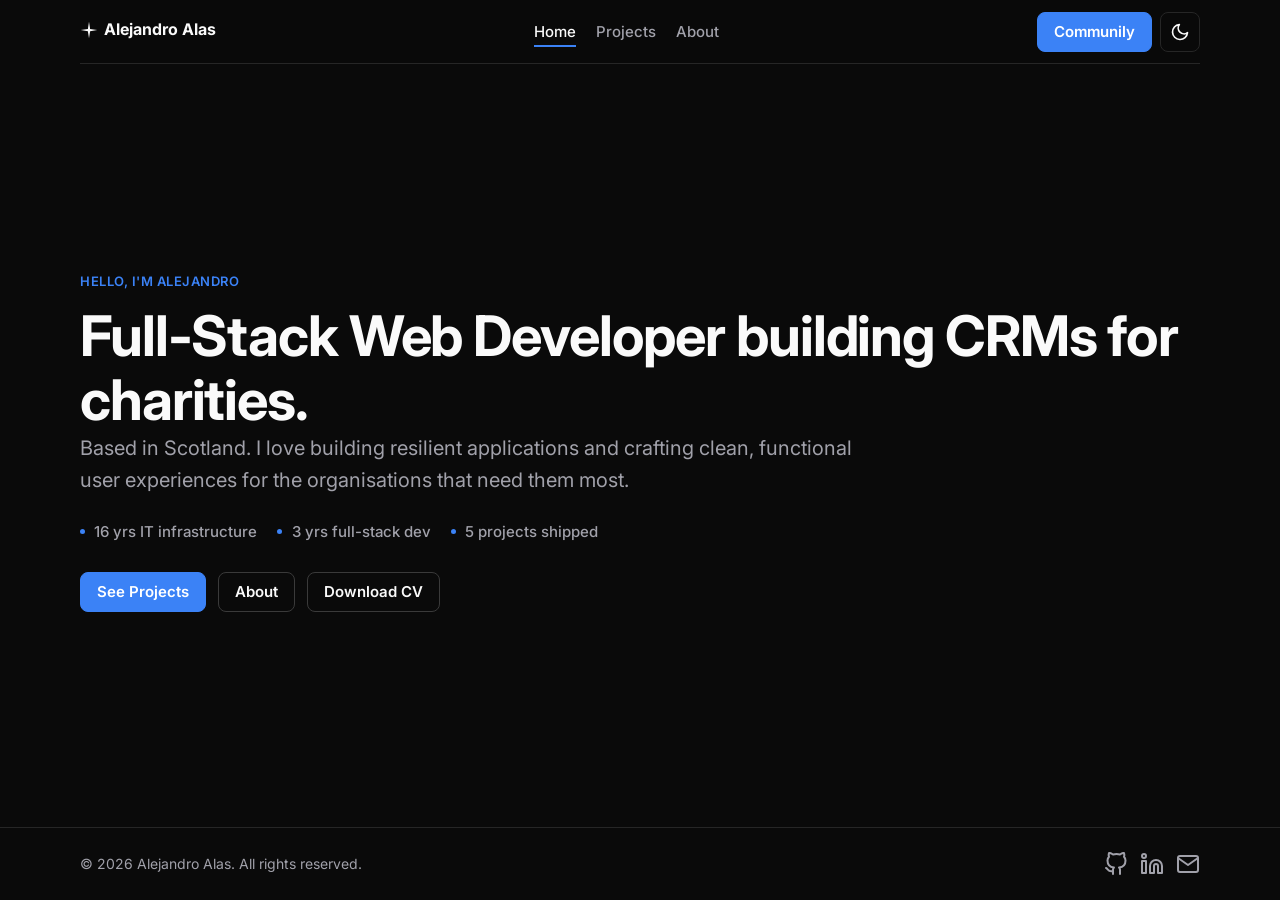
<file: index.html>
<!DOCTYPE html>
<html lang="en" data-theme="dark">

<head>
    <meta charset="UTF-8">
    <link rel="icon" href="/assets/favicon.svg" type="image/svg+xml">
    <script>
      (function () {
        var t = localStorage.getItem("theme") || "dark";
        document.documentElement.setAttribute("data-theme", t);
        document.documentElement.classList.add("js");
      })();
    </script>
    <meta name="viewport" content="width=device-width, initial-scale=1.0">
    <meta name="description"
        content="Alejandro Alas — Full-stack web developer in Scotland building CRMs for charities, with 16 years of IT infrastructure experience behind resilient PERN-stack applications.">
    <title>Alejandro Alas | Software Developer</title>
    <link rel="canonical" href="https://aalas-dev.netlify.app/">
    <meta property="og:type" content="website">
    <meta property="og:title" content="Alejandro Alas | Software Developer">
    <meta property="og:description"
        content="Full-stack web developer in Scotland building CRMs for charities, with 16 years of IT infrastructure experience behind resilient PERN-stack applications.">
    <meta property="og:url" content="https://aalas-dev.netlify.app/">
    <meta property="og:image" content="https://aalas-dev.netlify.app/assets/og-image.png">
    <meta name="twitter:card" content="summary_large_image">
    <link rel="stylesheet" href="/css/style.css?v=5">
    <link href="https://fonts.googleapis.com/css2?family=Inter:wght@400;600;800&display=swap" rel="stylesheet">
</head>

<body>
        <a class="skip-link" href="#main">Skip to content</a>
<header class="navbar">
        <div class="logo">
            <a href="/index.html"><svg class="logo-mark" xmlns="http://www.w3.org/2000/svg" viewBox="0 0 24 24" width="18" height="18" fill="currentColor" aria-hidden="true"><path d="M12 1L13.5 10.5L23 12L13.5 13.5L12 23L10.5 13.5L1 12L10.5 10.5Z"/></svg>Alejandro Alas</a>
        </div>
        <nav class="nav-links">
            <a href="/index.html" class="active">Home</a>
            <a href="/projects.html">Projects</a>
            <a href="/about.html">About</a>
        </nav>
        <div class="nav-controls">
            <a href="/communily.html" class="btn primary nav-communily-btn">Communily</a>
                        <button id="theme-toggle" class="theme-btn" aria-label="Toggle light and dark theme">
                <span class="theme-icon">
                    <svg xmlns="http://www.w3.org/2000/svg" width="20" height="20" viewBox="0 0 24 24" fill="none"
                        stroke="currentColor" stroke-width="2" stroke-linecap="round" stroke-linejoin="round">
                        <path d="M21 12.79A9 9 0 1 1 11.21 3 7 7 0 0 0 21 12.79z"></path>
                    </svg>
                </span>
            </button>

            <button class="hamburger" aria-label="Menu">
                <svg xmlns="http://www.w3.org/2000/svg" width="24" height="24" viewBox="0 0 24 24" fill="none"
                    stroke="currentColor" stroke-width="2" stroke-linecap="round" stroke-linejoin="round">
                    <line x1="4" y1="9" x2="20" y2="9"></line>
                    <line x1="4" y1="15" x2="20" y2="15"></line>
                </svg>
            </button>
        </div>
    </header>

    <main id="main" class="hero-section" data-reveal-stagger>
        <p class="eyebrow reveal">Hello, I'm Alejandro</p>
        <h1 class="reveal">Full-Stack Web Developer building CRMs for charities.</h1>
        <p class="subtitle reveal">
            Based in Scotland. I love building resilient applications and crafting clean, functional user experiences for the organisations that need them most.
        </p>
        <div class="stat-strip reveal">
    <span>16 yrs IT infrastructure</span>
    <span>3 yrs full-stack dev</span>
    <span>5 projects shipped</span>
</div>
        <div class="action-links reveal">
            <a href="/projects.html" class="btn primary">See Projects</a>
            <a href="/about.html" class="btn secondary">About</a>
            <a href="/assets/Alejandro_Alas_CV_2026.pdf" class="btn secondary" target="_blank" rel="noopener noreferrer" download>Download CV</a>
        </div>

    </main>
    <footer class="footer">
        <div class="footer-content">
            <p>© 2026 Alejandro Alas. All rights reserved.</p>

            <div class="social-links">
                <a href="https://github.com/aalassv" target="_blank" aria-label="GitHub" rel="noopener noreferrer">
                    <svg xmlns="http://www.w3.org/2000/svg" width="24" height="24" viewBox="0 0 24 24" fill="none"
                        stroke="currentColor" stroke-width="2" stroke-linecap="round" stroke-linejoin="round">
                        <path
                            d="M9 19c-5 1.5-5-2.5-7-3m14 6v-3.87a3.37 3.37 0 0 0-.94-2.61c3.14-.35 6.44-1.54 6.44-7A5.44 5.44 0 0 0 20 4.77 5.07 5.07 0 0 0 19.91 1S18.73.65 16 2.48a13.38 13.38 0 0 0-7 0C6.27.65 5.09 1 5.09 1A5.07 5.07 0 0 0 5 4.77a5.44 5.44 0 0 0-1.5 3.78c0 5.42 3.3 6.61 6.44 7A3.37 3.37 0 0 0 9 18.13V22">
                        </path>
                    </svg>
                </a>
                <a href="https://www.linkedin.com/in/alejandro-alas-/" target="_blank" aria-label="LinkedIn" rel="noopener noreferrer">
                    <svg xmlns="http://www.w3.org/2000/svg" width="24" height="24" viewBox="0 0 24 24" fill="none"
                        stroke="currentColor" stroke-width="2" stroke-linecap="round" stroke-linejoin="round">
                        <path d="M16 8a6 6 0 0 1 6 6v7h-4v-7a2 2 0 0 0-2-2 2 2 0 0 0-2 2v7h-4v-7a6 6 0 0 1 6-6z"></path>
                        <rect x="2" y="9" width="4" height="12"></rect>
                        <circle cx="4" cy="4" r="2"></circle>
                    </svg>
                </a>
                <a href="mailto:a.alas.sv@gmail.com" aria-label="Email">
                    <svg xmlns="http://www.w3.org/2000/svg" width="24" height="24" viewBox="0 0 24 24" fill="none"
                        stroke="currentColor" stroke-width="2" stroke-linecap="round" stroke-linejoin="round">
                        <path d="M4 4h16c1.1 0 2 .9 2 2v12c0 1.1-.9 2-2 2H4c-1.1 0-2-.9-2-2V6c0-1.1.9-2 2-2z"></path>
                        <polyline points="22,6 12,13 2,6"></polyline>
                    </svg>
                </a>
            </div>
        </div>
    </footer>
    <script src="/js/main.js?v=5"></script>
</body>

</html>
</file>
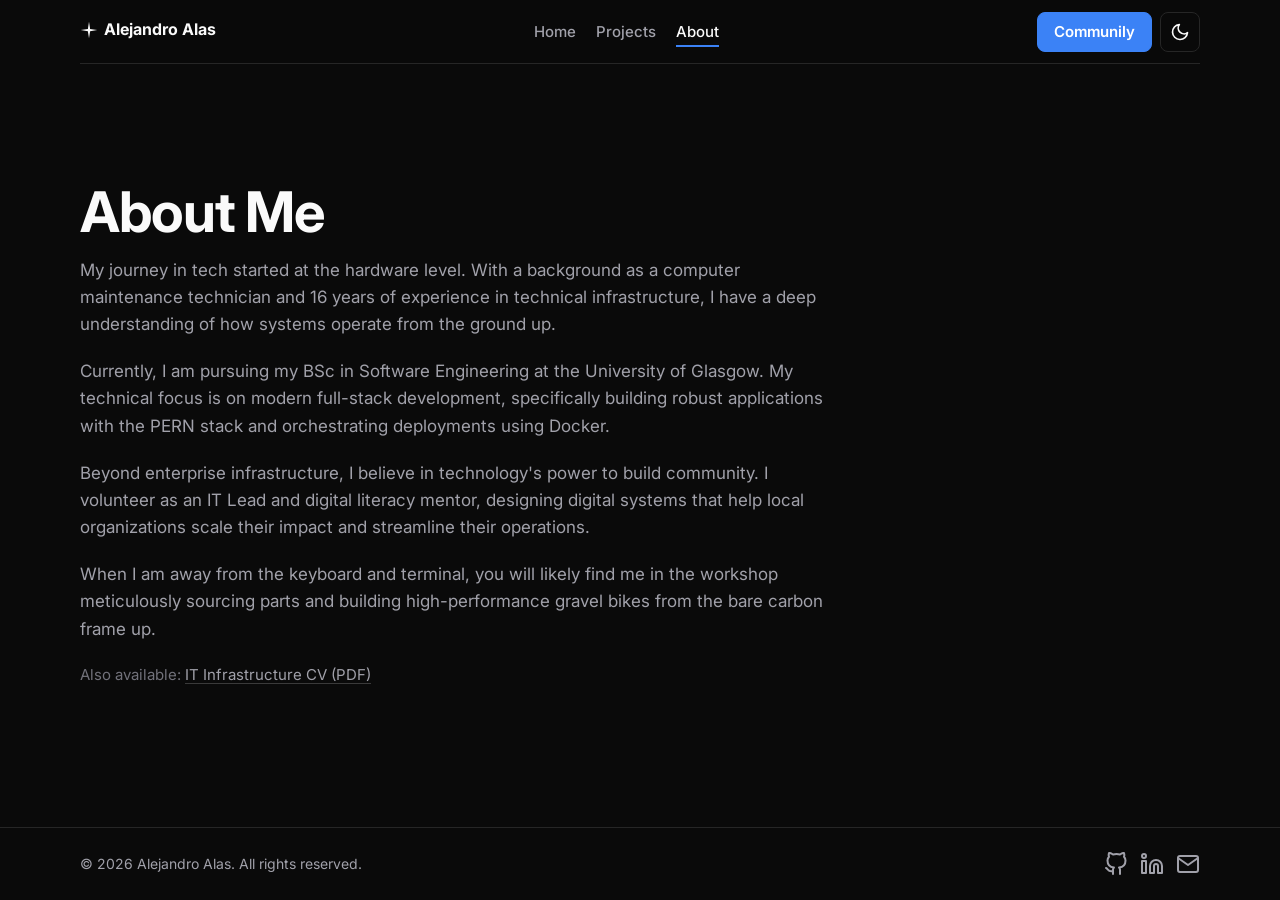
<file: about.html>
<!DOCTYPE html>
<html lang="en" data-theme="dark">

<head>
    <meta charset="UTF-8">
    <link rel="icon" href="/assets/favicon.svg" type="image/svg+xml">
    <script>
      (function () {
        var t = localStorage.getItem("theme") || "dark";
        document.documentElement.setAttribute("data-theme", t);
        document.documentElement.classList.add("js");
      })();
    </script>
    <meta name="viewport" content="width=device-width, initial-scale=1.0">
    <meta name="description"
        content="Alejandro Alas — Full-Stack Developer in Scotland with 16 years of infrastructure experience, specializing in React, Node.js, and PostgreSQL.">
    <title>About | Alejandro Alas</title>
    <link rel="canonical" href="https://aalas-dev.netlify.app/about.html">
    <meta property="og:type" content="profile">
    <meta property="og:title" content="About | Alejandro Alas">
    <meta property="og:description"
        content="Alejandro Alas — Full-Stack Developer in Scotland with 16 years of infrastructure experience, specializing in React, Node.js, and PostgreSQL.">
    <meta property="og:url" content="https://aalas-dev.netlify.app/about.html">
    <meta property="og:image" content="https://aalas-dev.netlify.app/assets/og-image.png">
    <meta name="twitter:card" content="summary_large_image">
    <link rel="stylesheet" href="/css/style.css?v=5">
    <link href="https://fonts.googleapis.com/css2?family=Inter:wght@400;600;800&display=swap" rel="stylesheet">
</head>

<body>
        <a class="skip-link" href="#main">Skip to content</a>
<header class="navbar">
        <div class="logo">
            <a href="/index.html"><svg class="logo-mark" xmlns="http://www.w3.org/2000/svg" viewBox="0 0 24 24" width="18" height="18" fill="currentColor" aria-hidden="true"><path d="M12 1L13.5 10.5L23 12L13.5 13.5L12 23L10.5 13.5L1 12L10.5 10.5Z"/></svg>Alejandro Alas</a>
        </div>
        <nav class="nav-links">
            <a href="/index.html">Home</a>
            <a href="/projects.html">Projects</a>
            <a href="/about.html" class="active">About</a>
        </nav>
        <div class="nav-controls">
            <a href="/communily.html" class="btn primary nav-communily-btn">Communily</a>
                        <button id="theme-toggle" class="theme-btn" aria-label="Toggle light and dark theme">
                <span class="theme-icon">
                    <svg xmlns="http://www.w3.org/2000/svg" width="20" height="20" viewBox="0 0 24 24" fill="none"
                        stroke="currentColor" stroke-width="2" stroke-linecap="round" stroke-linejoin="round">
                        <path d="M21 12.79A9 9 0 1 1 11.21 3 7 7 0 0 0 21 12.79z"></path>
                    </svg>
                </span>
            </button>

            <button class="hamburger" aria-label="Menu">
                <svg xmlns="http://www.w3.org/2000/svg" width="24" height="24" viewBox="0 0 24 24" fill="none"
                    stroke="currentColor" stroke-width="2" stroke-linecap="round" stroke-linejoin="round">
                    <line x1="4" y1="9" x2="20" y2="9"></line>
                    <line x1="4" y1="15" x2="20" y2="15"></line>
                </svg>
            </button>
        </div>
    </header>
    <main id="main" class="hero-section" data-reveal-stagger>
        <h1 class="page-title reveal">About Me</h1>
        <div class="about-content">
            <p class="reveal">
                My journey in tech started at the hardware level. With a background as a computer maintenance technician
                and 16 years of experience in technical infrastructure, I have a deep understanding of how systems
                operate from the ground up.
            </p>
            <p class="reveal">
                Currently, I am pursuing my BSc in Software Engineering at the University of Glasgow. My technical focus
                is on modern full-stack development, specifically building robust applications with the PERN stack and
                orchestrating deployments using Docker.
            </p>
            <p class="reveal">
                Beyond enterprise infrastructure, I believe in technology's power to build community. I volunteer as an
                IT Lead and digital literacy mentor, designing digital systems that help local organizations scale their
                impact and streamline their operations.
            </p>
            <p class="reveal">
                When I am away from the keyboard and terminal, you will likely find me in the workshop meticulously
                sourcing parts and building high-performance gravel bikes from the bare carbon frame up.
            </p>
            <p class="about-alt-cv reveal">Also available: <a href="/assets/Alejandro_Alas_CV_IT_2026.pdf" target="_blank" rel="noopener noreferrer">IT Infrastructure CV (PDF)</a></p>
        </div>
    </main>

    <footer class="footer">
        <div class="footer-content">
            <p>© 2026 Alejandro Alas. All rights reserved.</p>

            <div class="social-links">
                <a href="https://github.com/aalassv" target="_blank" aria-label="GitHub" rel="noopener noreferrer">
                    <svg xmlns="http://www.w3.org/2000/svg" width="24" height="24" viewBox="0 0 24 24" fill="none"
                        stroke="currentColor" stroke-width="2" stroke-linecap="round" stroke-linejoin="round">
                        <path
                            d="M9 19c-5 1.5-5-2.5-7-3m14 6v-3.87a3.37 3.37 0 0 0-.94-2.61c3.14-.35 6.44-1.54 6.44-7A5.44 5.44 0 0 0 20 4.77 5.07 5.07 0 0 0 19.91 1S18.73.65 16 2.48a13.38 13.38 0 0 0-7 0C6.27.65 5.09 1 5.09 1A5.07 5.07 0 0 0 5 4.77a5.44 5.44 0 0 0-1.5 3.78c0 5.42 3.3 6.61 6.44 7A3.37 3.37 0 0 0 9 18.13V22">
                        </path>
                    </svg>
                </a>
                <a href="https://www.linkedin.com/in/alejandro-alas-/" target="_blank" aria-label="LinkedIn" rel="noopener noreferrer">
                    <svg xmlns="http://www.w3.org/2000/svg" width="24" height="24" viewBox="0 0 24 24" fill="none"
                        stroke="currentColor" stroke-width="2" stroke-linecap="round" stroke-linejoin="round">
                        <path d="M16 8a6 6 0 0 1 6 6v7h-4v-7a2 2 0 0 0-2-2 2 2 0 0 0-2 2v7h-4v-7a6 6 0 0 1 6-6z"></path>
                        <rect x="2" y="9" width="4" height="12"></rect>
                        <circle cx="4" cy="4" r="2"></circle>
                    </svg>
                </a>
                <a href="mailto:a.alas.sv@gmail.com" aria-label="Email">
                    <svg xmlns="http://www.w3.org/2000/svg" width="24" height="24" viewBox="0 0 24 24" fill="none"
                        stroke="currentColor" stroke-width="2" stroke-linecap="round" stroke-linejoin="round">
                        <path d="M4 4h16c1.1 0 2 .9 2 2v12c0 1.1-.9 2-2 2H4c-1.1 0-2-.9-2-2V6c0-1.1.9-2 2-2z"></path>
                        <polyline points="22,6 12,13 2,6"></polyline>
                    </svg>
                </a>
            </div>
        </div>
    </footer>
    <script src="/js/main.js?v=5"></script>
</body>

</html>
</file>
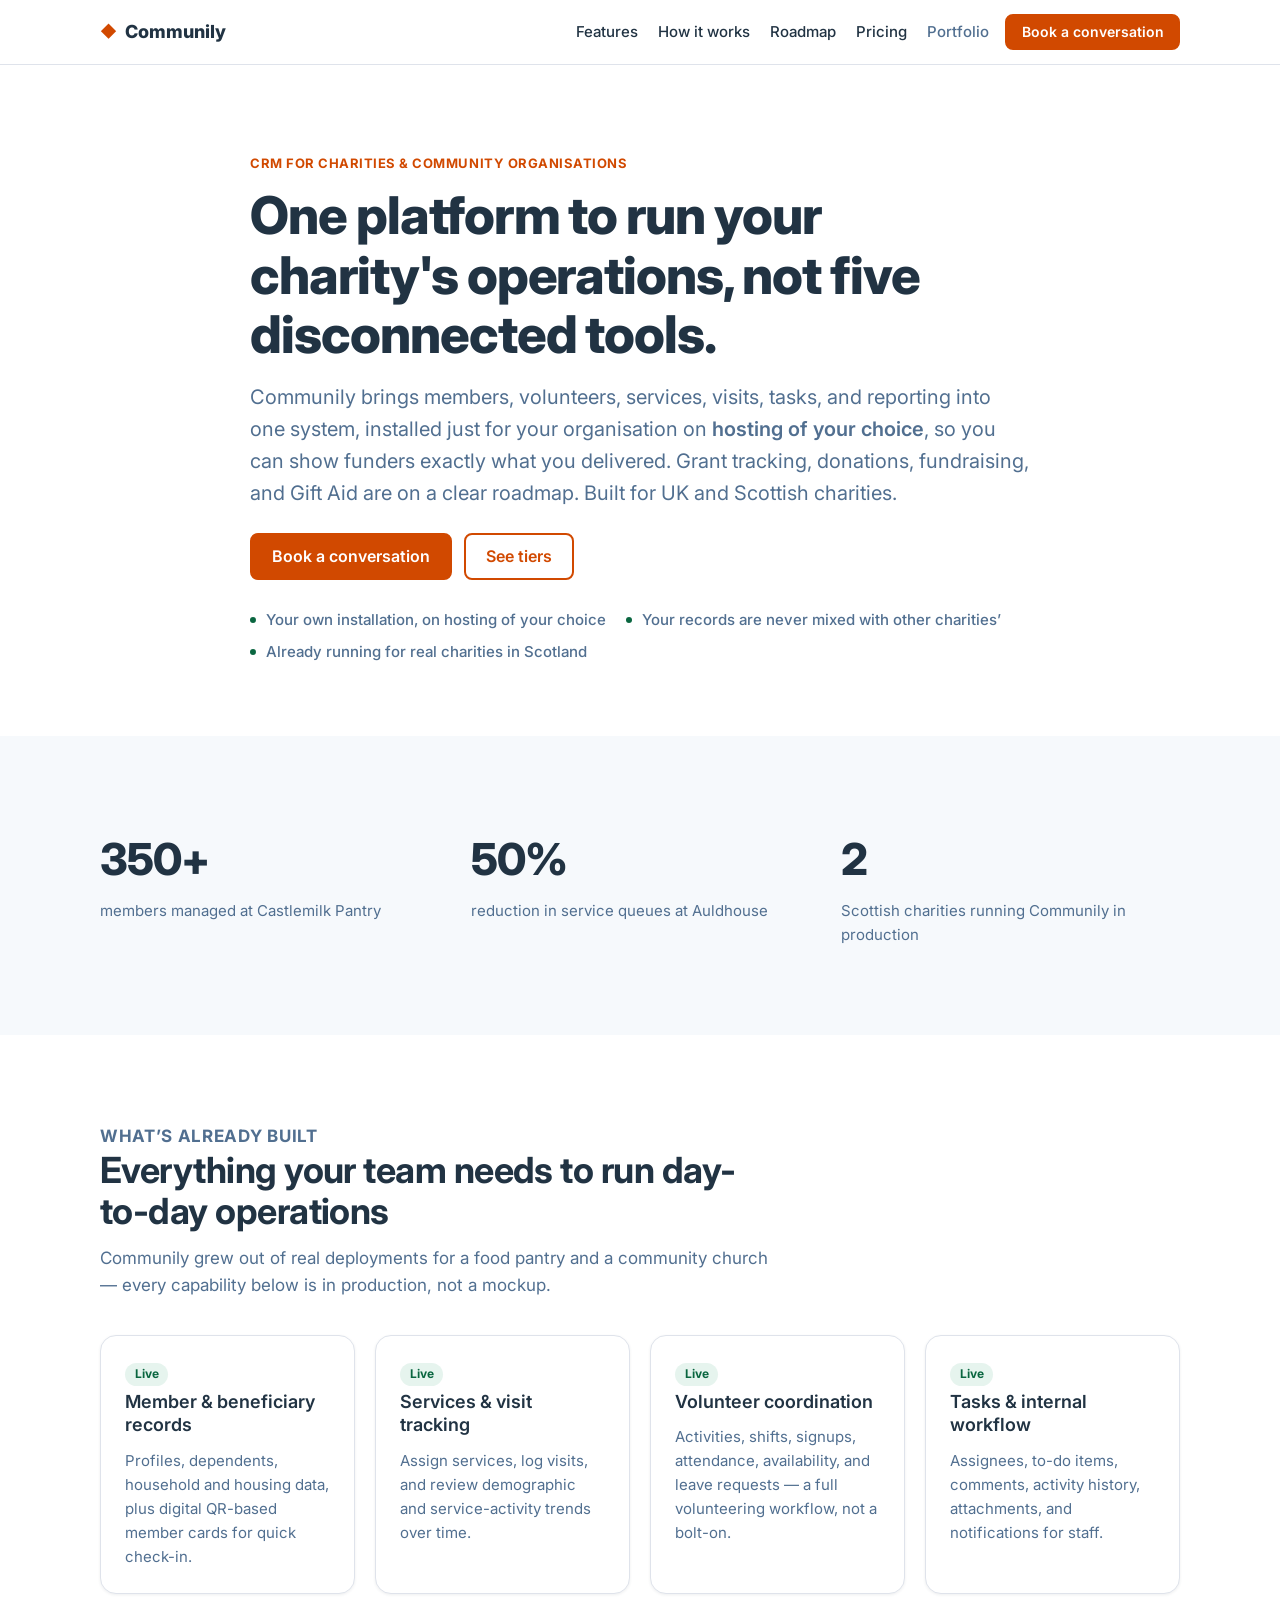
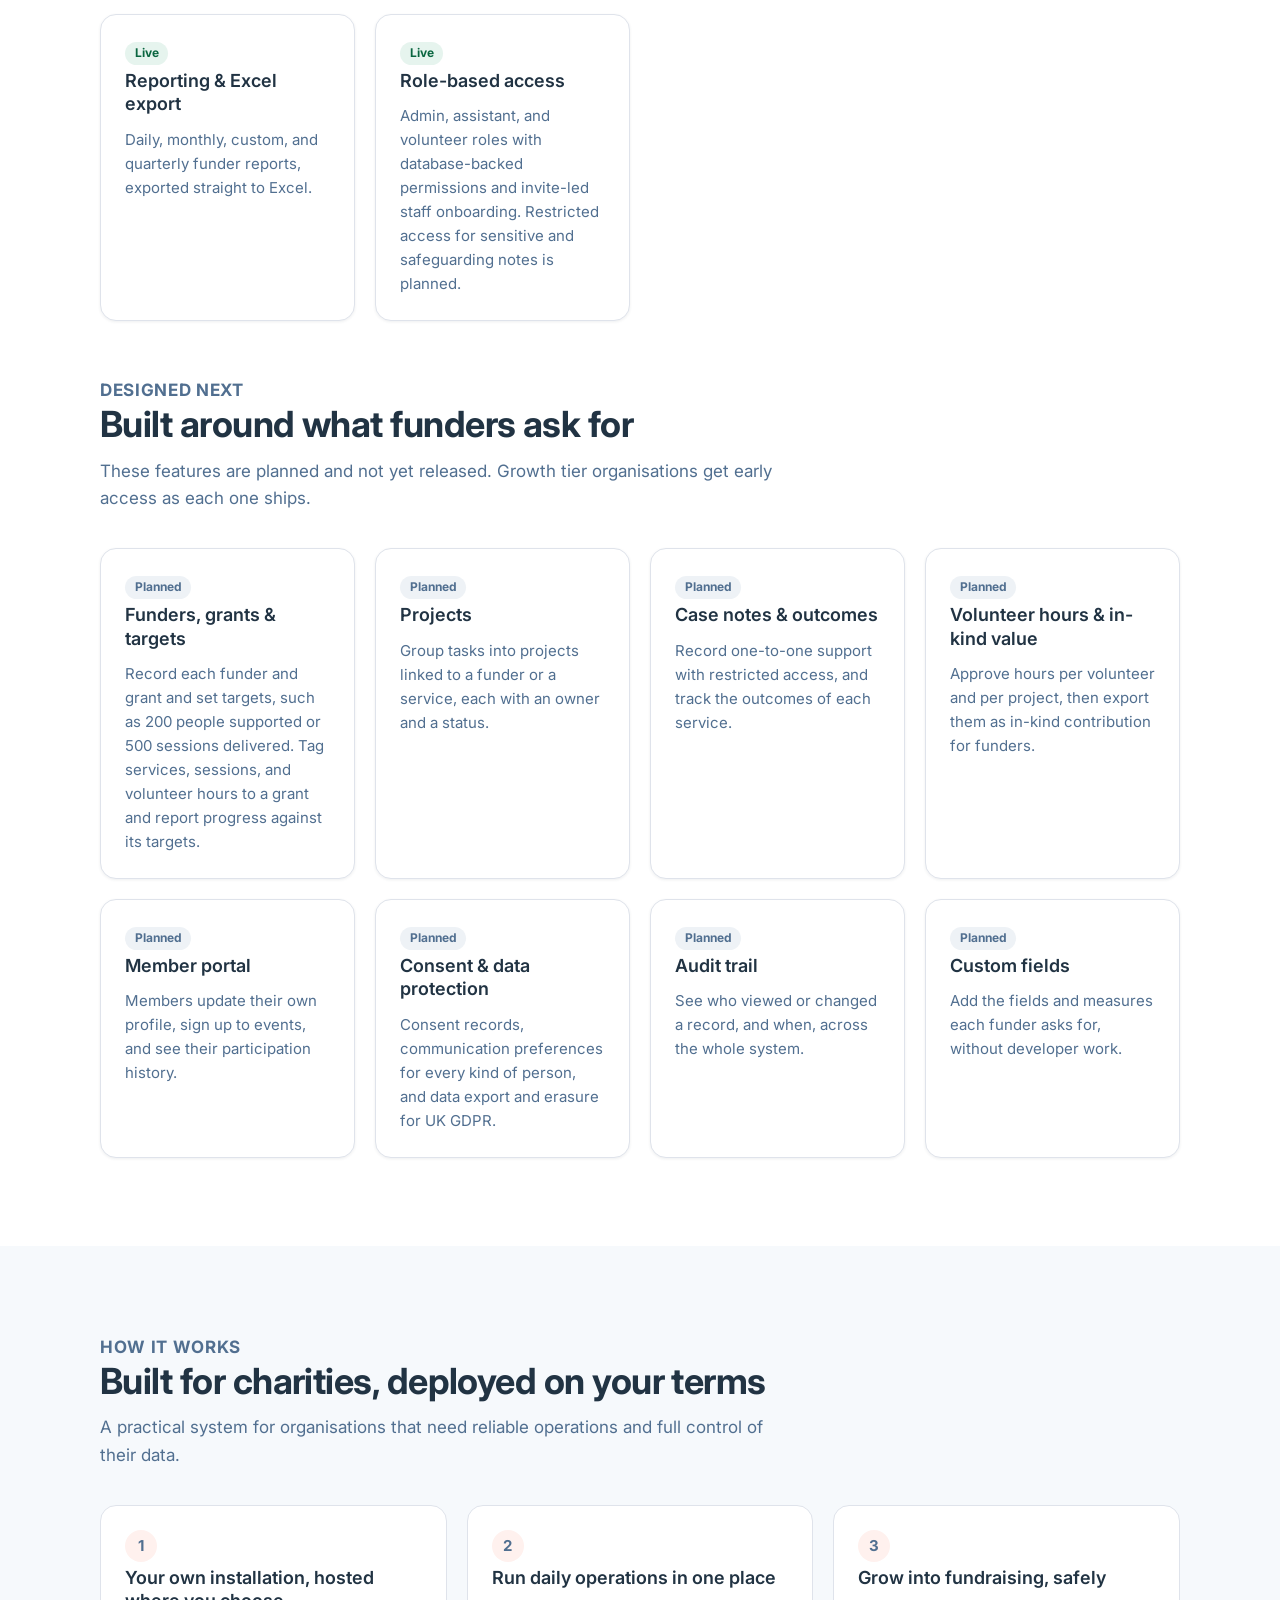
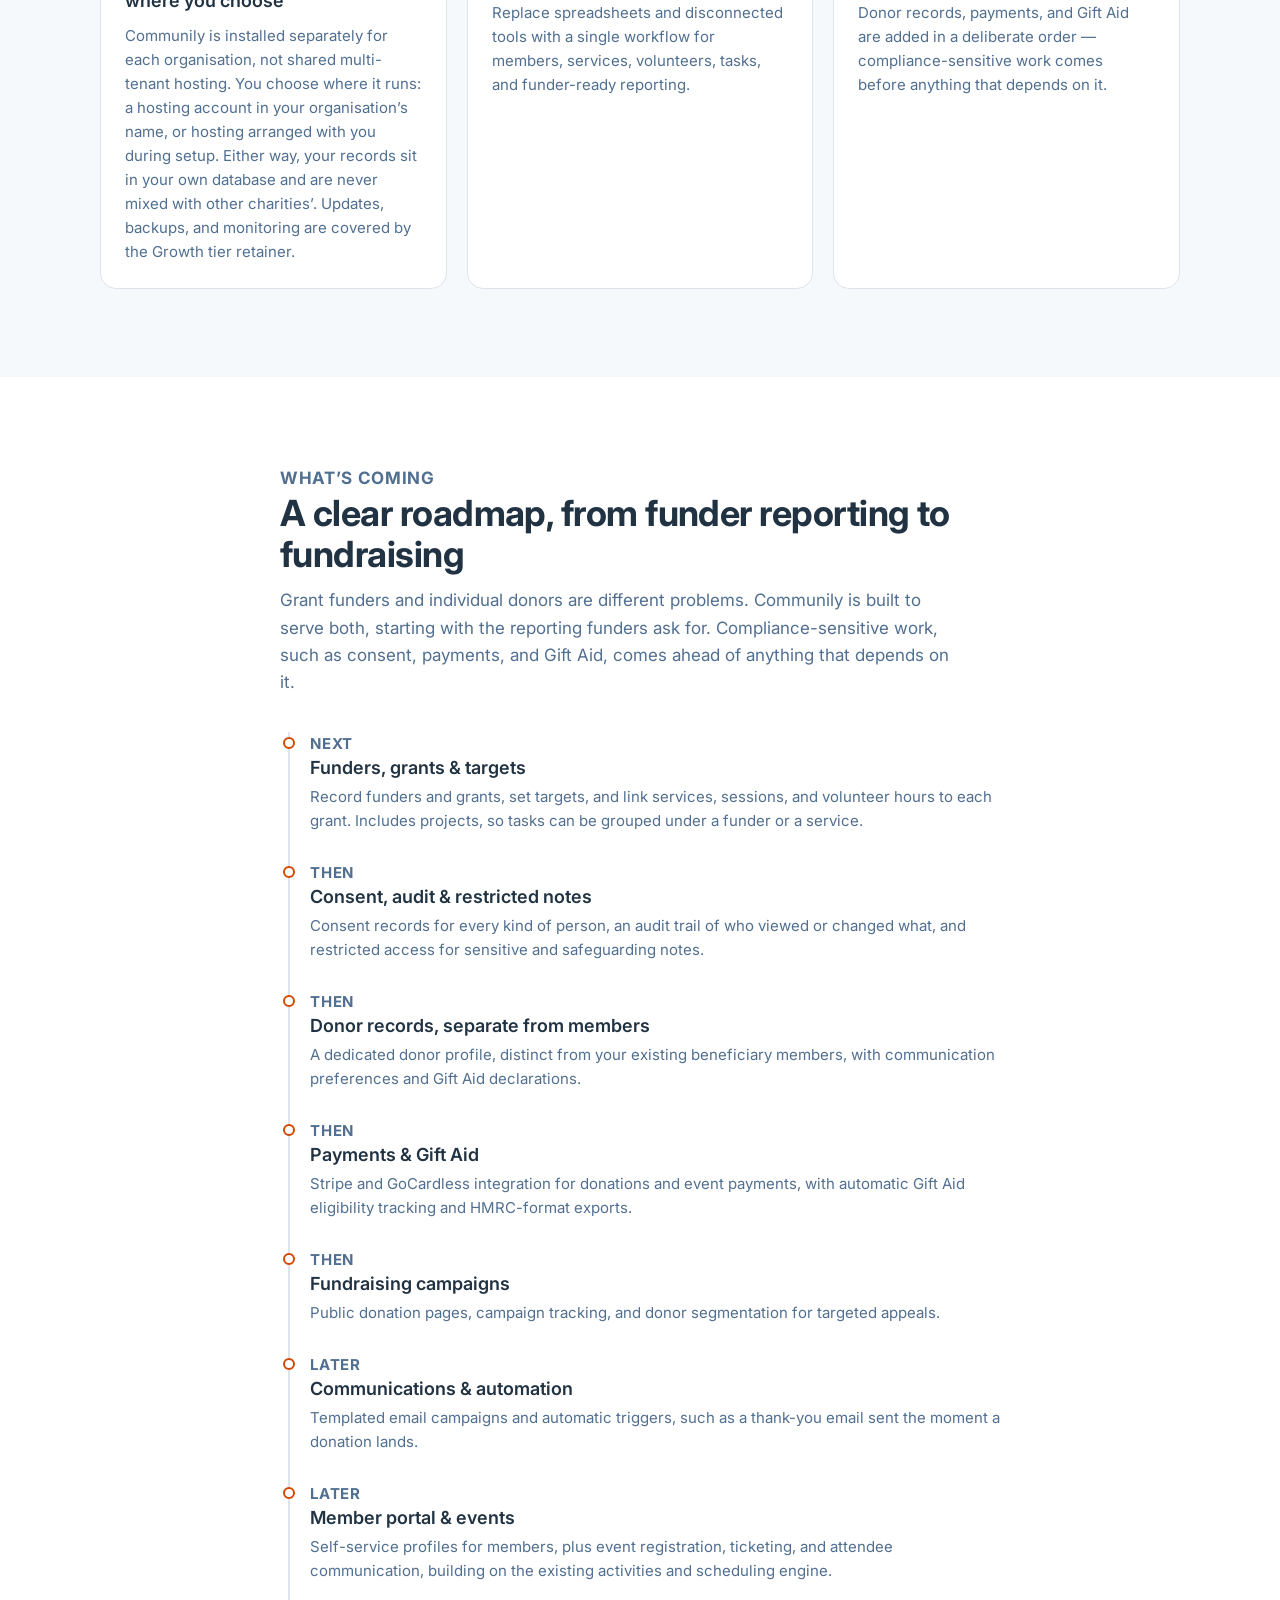
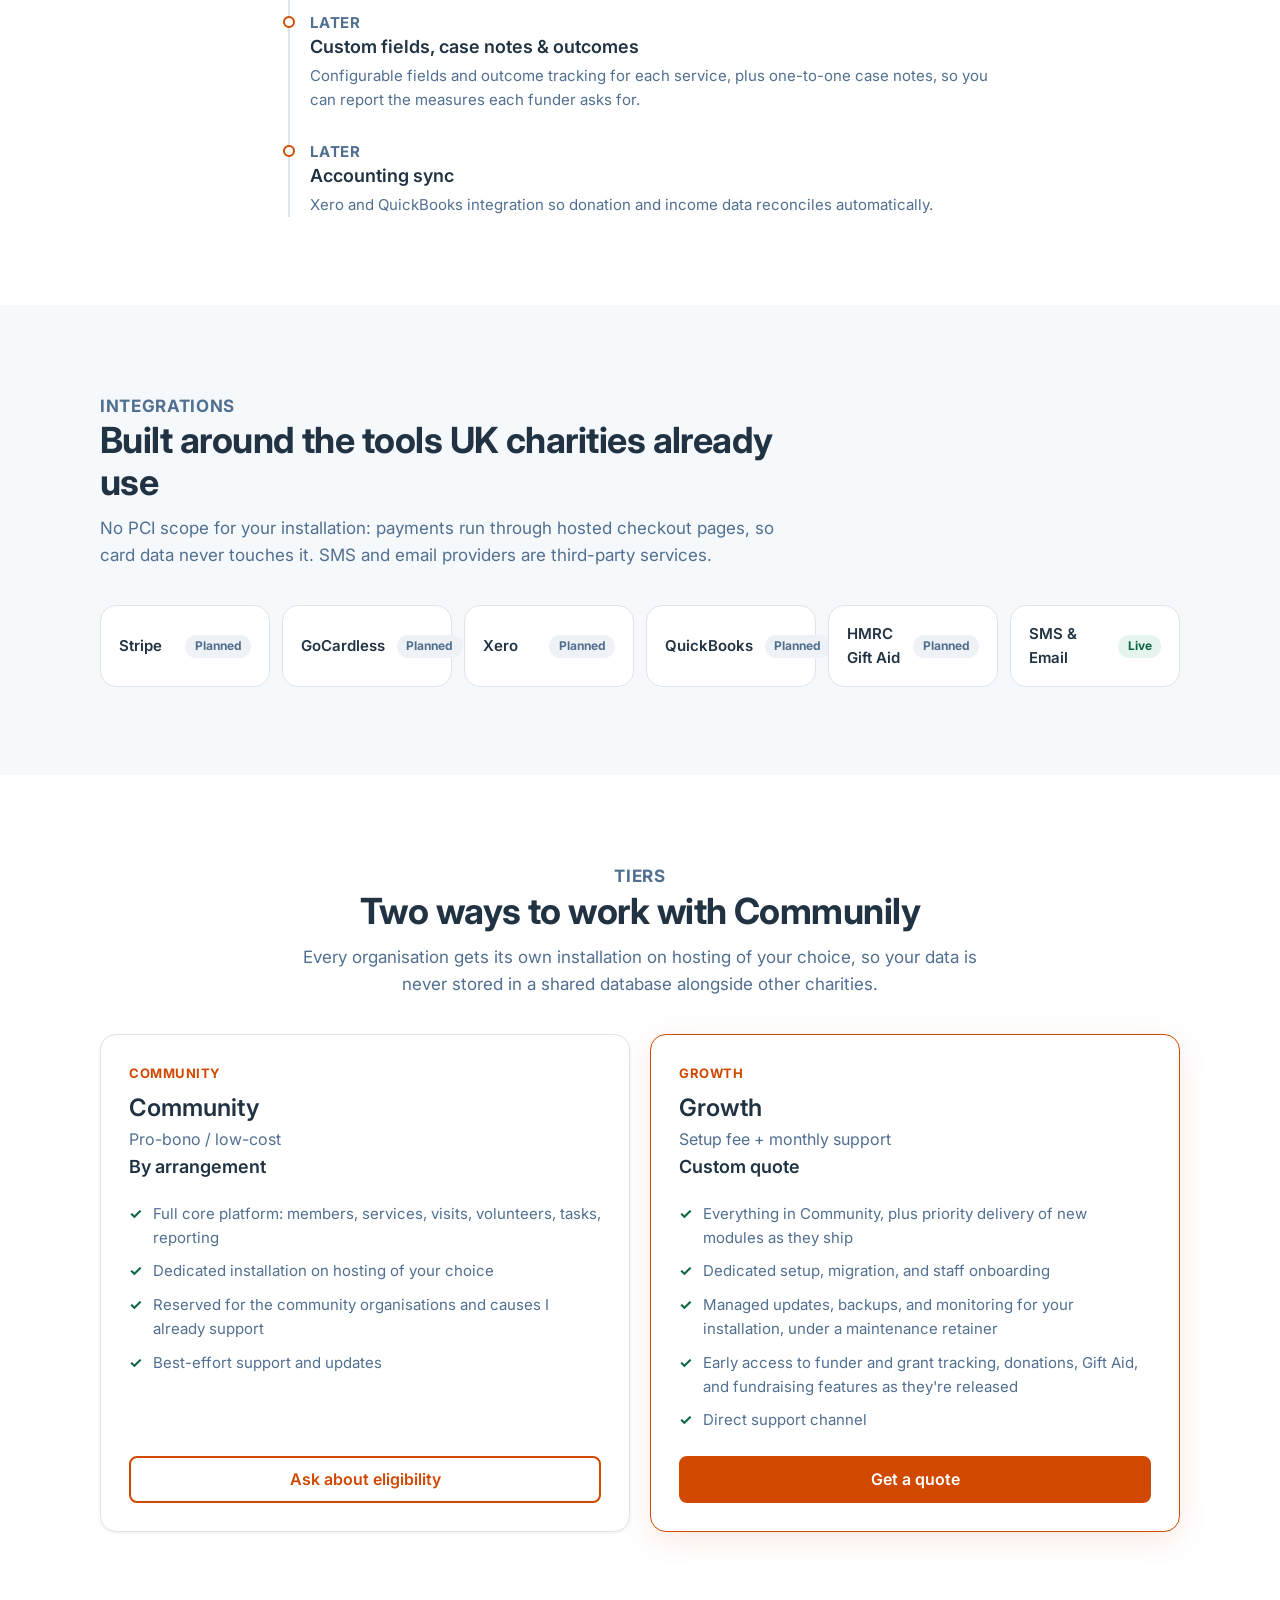
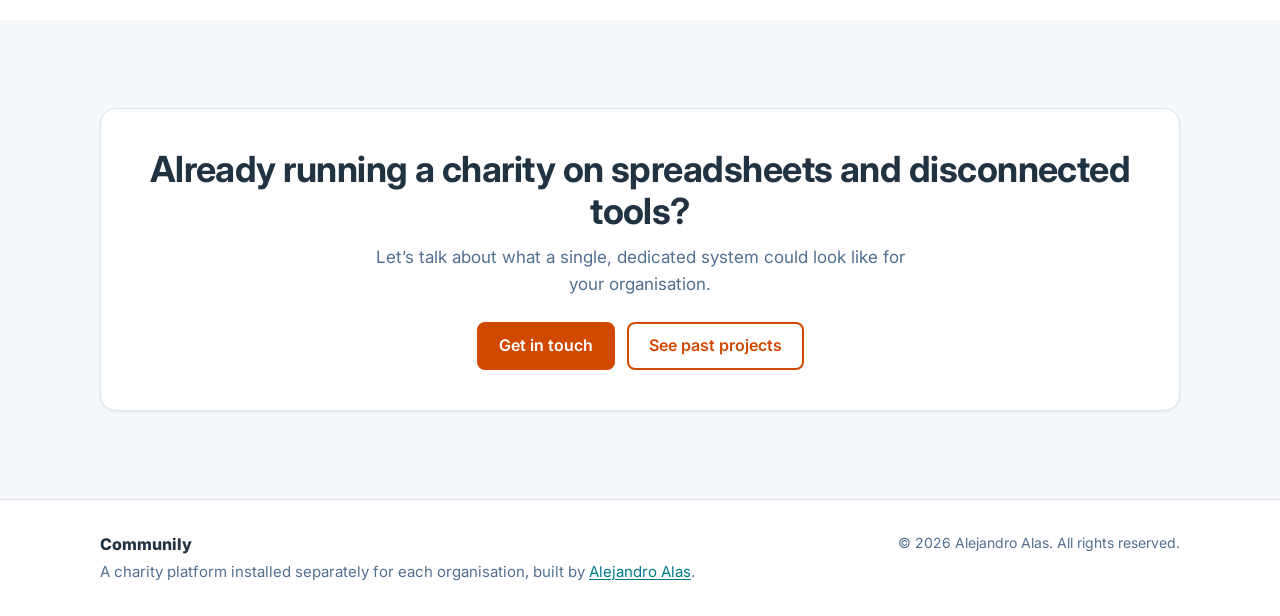
<file: communily.html>
<!DOCTYPE html>
<html lang="en">
<head>
    <meta charset="UTF-8">
    <link rel="icon" href="/assets/favicon.svg" type="image/svg+xml">
    <meta name="viewport" content="width=device-width, initial-scale=1.0">
    <meta name="description"
        content="Communily — a charity management platform installed separately for each organisation, on hosting of your choice: members, volunteers, services, and funder-ready reporting, with grant tracking, donations, and Gift Aid on the roadmap. Built by Alejandro Alas.">
    <title>Communily | Charity & Nonprofit Management Platform</title>
    <link rel="canonical" href="https://aalas-dev.netlify.app/communily.html">
    <meta property="og:type" content="website">
    <meta property="og:title" content="Communily | Charity & Nonprofit Management Platform">
    <meta property="og:description"
        content="A charity management platform installed separately for each organisation, on hosting of your choice: members, volunteers, services, and funder-ready reporting.">
    <meta property="og:url" content="https://aalas-dev.netlify.app/communily.html">
    <meta property="og:image" content="https://aalas-dev.netlify.app/assets/og-image.png">
    <meta name="twitter:card" content="summary_large_image">
    <link rel="preconnect" href="https://fonts.googleapis.com">
    <link rel="preconnect" href="https://fonts.gstatic.com" crossorigin>
    <link href="https://fonts.googleapis.com/css2?family=Inter:wght@400;500;600;700;800&display=swap" rel="stylesheet">
    <link rel="stylesheet" href="/css/communily.css?v=8">
    <script>document.documentElement.classList.add('js');</script>
</head>
<body>
    <a class="c-skip-link" href="#main">Skip to content</a>

    <header class="c-header">
        <div class="c-container c-header__inner">
            <a class="c-brand" href="/communily.html" aria-label="Communily home">
                <span class="c-brand__mark" aria-hidden="true">◆</span>
                <span class="c-brand__name">Communily</span>
            </a>
            <nav class="c-nav" id="c-nav" aria-label="Communily">
                <a href="#features">Features</a>
                <a href="#how">How it works</a>
                <a href="#roadmap">Roadmap</a>
                <a href="#pricing">Pricing</a>
                <a href="/index.html" class="c-nav__muted">Portfolio</a>
            </nav>
            <div class="c-header__actions">
                <a href="mailto:a.alas.sv@gmail.com?subject=Communily%20enquiry" class="c-btn c-btn--primary c-btn--sm">Book a conversation</a>
                <button class="c-menu-btn" type="button" aria-label="Open menu" aria-expanded="false" aria-controls="c-nav">
                    <svg xmlns="http://www.w3.org/2000/svg" width="22" height="22" viewBox="0 0 24 24" fill="none" stroke="currentColor" stroke-width="2" stroke-linecap="round" aria-hidden="true"><line x1="4" y1="7" x2="20" y2="7"></line><line x1="4" y1="12" x2="20" y2="12"></line><line x1="4" y1="17" x2="20" y2="17"></line></svg>
                </button>
            </div>
        </div>
    </header>

    <main id="main">
        <!-- Hero -->
        <section class="c-hero">
            <div class="c-container c-hero__inner" data-c-reveal-stagger>
                <p class="c-eyebrow c-reveal">CRM for charities &amp; community organisations</p>
                <h1 class="c-reveal">One platform to run your charity's operations, not five disconnected tools.</h1>
                <p class="c-lead c-reveal">Communily brings members, volunteers, services, visits, tasks, and reporting into one system, installed just for your organisation on <strong>hosting of your choice</strong>, so you can show funders exactly what you delivered. Grant tracking, donations, fundraising, and Gift Aid are on a clear roadmap. Built for UK and Scottish charities.</p>
                <div class="c-cta-row c-reveal">
                    <a href="mailto:a.alas.sv@gmail.com?subject=Communily%20enquiry" class="c-btn c-btn--primary">Book a conversation</a>
                    <a href="#pricing" class="c-btn c-btn--secondary">See tiers</a>
                </div>
                <ul class="c-trust-pills c-reveal" aria-label="Key facts">
                    <li>Your own installation, on hosting of your choice</li>
                    <li>Your records are never mixed with other charities’</li>
                    <li>Already running for real charities in Scotland</li>
                </ul>
            </div>
        </section>

        <!-- Proof / trust -->
        <section class="c-section c-section--alt" aria-labelledby="proof-heading">
            <div class="c-container">
                <h2 id="proof-heading" class="c-visually-hidden">Proof and outcomes</h2>
                <div class="c-stats" data-c-reveal-stagger>
                    <div class="c-stat c-reveal">
                        <p class="c-stat__num" data-c-count>350+</p>
                        <p class="c-stat__label">members managed at Castlemilk Pantry</p>
                    </div>
                    <div class="c-stat c-reveal">
                        <p class="c-stat__num" data-c-count>50%</p>
                        <p class="c-stat__label">reduction in service queues at Auldhouse</p>
                    </div>
                    <div class="c-stat c-reveal">
                        <p class="c-stat__num" data-c-count>2</p>
                        <p class="c-stat__label">Scottish charities running Communily in production</p>
                    </div>
                </div>
            </div>
        </section>

        <!-- What it does today -->
        <section class="c-section" id="features" aria-labelledby="features-heading">
            <div class="c-container">
                <div class="c-section-head c-reveal">
                    <p class="c-eyebrow">What’s already built</p>
                    <h2 id="features-heading">Everything your team needs to run day-to-day operations</h2>
                    <p>Communily grew out of real deployments for a food pantry and a community church — every capability below is in production, not a mockup.</p>
                </div>
                <div class="c-grid c-grid--3" data-c-reveal-stagger>
                    <article class="c-card c-reveal">
                        <span class="c-badge c-badge--live">Live</span>
                        <h3>Member &amp; beneficiary records</h3>
                        <p>Profiles, dependents, household and housing data, plus digital QR-based member cards for quick check-in.</p>
                    </article>
                    <article class="c-card c-reveal">
                        <span class="c-badge c-badge--live">Live</span>
                        <h3>Services &amp; visit tracking</h3>
                        <p>Assign services, log visits, and review demographic and service-activity trends over time.</p>
                    </article>
                    <article class="c-card c-reveal">
                        <span class="c-badge c-badge--live">Live</span>
                        <h3>Volunteer coordination</h3>
                        <p>Activities, shifts, signups, attendance, availability, and leave requests — a full volunteering workflow, not a bolt-on.</p>
                    </article>
                    <article class="c-card c-reveal">
                        <span class="c-badge c-badge--live">Live</span>
                        <h3>Tasks &amp; internal workflow</h3>
                        <p>Assignees, to-do items, comments, activity history, attachments, and notifications for staff.</p>
                    </article>
                    <article class="c-card c-reveal">
                        <span class="c-badge c-badge--live">Live</span>
                        <h3>Reporting &amp; Excel export</h3>
                        <p>Daily, monthly, custom, and quarterly funder reports, exported straight to Excel.</p>
                    </article>
                    <article class="c-card c-reveal">
                        <span class="c-badge c-badge--live">Live</span>
                        <h3>Role-based access</h3>
                        <p>Admin, assistant, and volunteer roles with database-backed permissions and invite-led staff onboarding. Restricted access for sensitive and safeguarding notes is planned.</p>
                    </article>
                </div>

                <div class="c-subsection">
                    <div class="c-section-head c-reveal">
                        <p class="c-eyebrow">Designed next</p>
                        <h2 id="planned-heading">Built around what funders ask for</h2>
                        <p>These features are planned and not yet released. Growth tier organisations get early access as each one ships.</p>
                    </div>
                    <div class="c-grid c-grid--3" data-c-reveal-stagger>
                        <article class="c-card c-reveal">
                            <span class="c-badge c-badge--planned">Planned</span>
                            <h3>Funders, grants &amp; targets</h3>
                            <p>Record each funder and grant and set targets, such as 200 people supported or 500 sessions delivered. Tag services, sessions, and volunteer hours to a grant and report progress against its targets.</p>
                        </article>
                        <article class="c-card c-reveal">
                            <span class="c-badge c-badge--planned">Planned</span>
                            <h3>Projects</h3>
                            <p>Group tasks into projects linked to a funder or a service, each with an owner and a status.</p>
                        </article>
                        <article class="c-card c-reveal">
                            <span class="c-badge c-badge--planned">Planned</span>
                            <h3>Case notes &amp; outcomes</h3>
                            <p>Record one-to-one support with restricted access, and track the outcomes of each service.</p>
                        </article>
                        <article class="c-card c-reveal">
                            <span class="c-badge c-badge--planned">Planned</span>
                            <h3>Volunteer hours &amp; in-kind value</h3>
                            <p>Approve hours per volunteer and per project, then export them as in-kind contribution for funders.</p>
                        </article>
                        <article class="c-card c-reveal">
                            <span class="c-badge c-badge--planned">Planned</span>
                            <h3>Member portal</h3>
                            <p>Members update their own profile, sign up to events, and see their participation history.</p>
                        </article>
                        <article class="c-card c-reveal">
                            <span class="c-badge c-badge--planned">Planned</span>
                            <h3>Consent &amp; data protection</h3>
                            <p>Consent records, communication preferences for every kind of person, and data export and erasure for UK GDPR.</p>
                        </article>
                        <article class="c-card c-reveal">
                            <span class="c-badge c-badge--planned">Planned</span>
                            <h3>Audit trail</h3>
                            <p>See who viewed or changed a record, and when, across the whole system.</p>
                        </article>
                        <article class="c-card c-reveal">
                            <span class="c-badge c-badge--planned">Planned</span>
                            <h3>Custom fields</h3>
                            <p>Add the fields and measures each funder asks for, without developer work.</p>
                        </article>
                    </div>
                </div>
            </div>
        </section>

        <!-- How it works / who it's for -->
        <section class="c-section c-section--alt" id="how" aria-labelledby="how-heading">
            <div class="c-container">
                <div class="c-section-head c-reveal">
                    <p class="c-eyebrow">How it works</p>
                    <h2 id="how-heading">Built for charities, deployed on your terms</h2>
                    <p>A practical system for organisations that need reliable operations and full control of their data.</p>
                </div>
                <div class="c-grid c-grid--3" data-c-reveal-stagger>
                    <article class="c-card c-card--plain c-reveal">
                        <p class="c-step-num" aria-hidden="true">1</p>
                        <h3>Your own installation, hosted where you choose</h3>
                        <p>Communily is installed separately for each organisation, not shared multi-tenant hosting. You choose where it runs: a hosting account in your organisation’s name, or hosting arranged with you during setup. Either way, your records sit in your own database and are never mixed with other charities’. Updates, backups, and monitoring are covered by the Growth tier retainer.</p>
                    </article>
                    <article class="c-card c-card--plain c-reveal">
                        <p class="c-step-num" aria-hidden="true">2</p>
                        <h3>Run daily operations in one place</h3>
                        <p>Replace spreadsheets and disconnected tools with a single workflow for members, services, volunteers, tasks, and funder-ready reporting.</p>
                    </article>
                    <article class="c-card c-card--plain c-reveal">
                        <p class="c-step-num" aria-hidden="true">3</p>
                        <h3>Grow into fundraising, safely</h3>
                        <p>Donor records, payments, and Gift Aid are added in a deliberate order — compliance-sensitive work comes before anything that depends on it.</p>
                    </article>
                </div>
            </div>
        </section>

        <!-- Roadmap -->
        <section class="c-section" id="roadmap" aria-labelledby="roadmap-heading">
            <div class="c-container c-narrow">
                <div class="c-section-head c-reveal">
                    <p class="c-eyebrow">What’s coming</p>
                    <h2 id="roadmap-heading">A clear roadmap, from funder reporting to fundraising</h2>
                    <p>Grant funders and individual donors are different problems. Communily is built to serve both, starting with the reporting funders ask for. Compliance-sensitive work, such as consent, payments, and Gift Aid, comes ahead of anything that depends on it.</p>
                </div>
                <ol class="c-roadmap" data-c-reveal-stagger>
                    <li class="c-roadmap__item c-reveal">
                        <p class="c-roadmap__phase">Next</p>
                        <h3>Funders, grants &amp; targets</h3>
                        <p>Record funders and grants, set targets, and link services, sessions, and volunteer hours to each grant. Includes projects, so tasks can be grouped under a funder or a service.</p>
                    </li>
                    <li class="c-roadmap__item c-reveal">
                        <p class="c-roadmap__phase">Then</p>
                        <h3>Consent, audit &amp; restricted notes</h3>
                        <p>Consent records for every kind of person, an audit trail of who viewed or changed what, and restricted access for sensitive and safeguarding notes.</p>
                    </li>
                    <li class="c-roadmap__item c-reveal">
                        <p class="c-roadmap__phase">Then</p>
                        <h3>Donor records, separate from members</h3>
                        <p>A dedicated donor profile, distinct from your existing beneficiary members, with communication preferences and Gift Aid declarations.</p>
                    </li>
                    <li class="c-roadmap__item c-reveal">
                        <p class="c-roadmap__phase">Then</p>
                        <h3>Payments &amp; Gift Aid</h3>
                        <p>Stripe and GoCardless integration for donations and event payments, with automatic Gift Aid eligibility tracking and HMRC-format exports.</p>
                    </li>
                    <li class="c-roadmap__item c-reveal">
                        <p class="c-roadmap__phase">Then</p>
                        <h3>Fundraising campaigns</h3>
                        <p>Public donation pages, campaign tracking, and donor segmentation for targeted appeals.</p>
                    </li>
                    <li class="c-roadmap__item c-reveal">
                        <p class="c-roadmap__phase">Later</p>
                        <h3>Communications &amp; automation</h3>
                        <p>Templated email campaigns and automatic triggers, such as a thank-you email sent the moment a donation lands.</p>
                    </li>
                    <li class="c-roadmap__item c-reveal">
                        <p class="c-roadmap__phase">Later</p>
                        <h3>Member portal &amp; events</h3>
                        <p>Self-service profiles for members, plus event registration, ticketing, and attendee communication, building on the existing activities and scheduling engine.</p>
                    </li>
                    <li class="c-roadmap__item c-reveal">
                        <p class="c-roadmap__phase">Later</p>
                        <h3>Custom fields, case notes &amp; outcomes</h3>
                        <p>Configurable fields and outcome tracking for each service, plus one-to-one case notes, so you can report the measures each funder asks for.</p>
                    </li>
                    <li class="c-roadmap__item c-reveal">
                        <p class="c-roadmap__phase">Later</p>
                        <h3>Accounting sync</h3>
                        <p>Xero and QuickBooks integration so donation and income data reconciles automatically.</p>
                    </li>
                </ol>
            </div>
        </section>

        <!-- Integrations -->
        <section class="c-section c-section--alt" id="integrations" aria-labelledby="integrations-heading">
            <div class="c-container">
                <div class="c-section-head c-reveal">
                    <p class="c-eyebrow">Integrations</p>
                    <h2 id="integrations-heading">Built around the tools UK charities already use</h2>
                    <p>No PCI scope for your installation: payments run through hosted checkout pages, so card data never touches it. SMS and email providers are third-party services.</p>
                </div>
                <ul class="c-integrations" data-c-reveal-stagger aria-label="Planned and live integrations">
                    <li class="c-integration c-reveal"><span class="c-integration__name">Stripe</span><span class="c-badge c-badge--planned">Planned</span></li>
                    <li class="c-integration c-reveal"><span class="c-integration__name">GoCardless</span><span class="c-badge c-badge--planned">Planned</span></li>
                    <li class="c-integration c-reveal"><span class="c-integration__name">Xero</span><span class="c-badge c-badge--planned">Planned</span></li>
                    <li class="c-integration c-reveal"><span class="c-integration__name">QuickBooks</span><span class="c-badge c-badge--planned">Planned</span></li>
                    <li class="c-integration c-reveal"><span class="c-integration__name">HMRC Gift Aid</span><span class="c-badge c-badge--planned">Planned</span></li>
                    <li class="c-integration c-reveal"><span class="c-integration__name">SMS &amp; Email</span><span class="c-badge c-badge--live">Live</span></li>
                </ul>
            </div>
        </section>

        <!-- Pricing -->
        <section class="c-section" id="pricing" aria-labelledby="pricing-heading">
            <div class="c-container">
                <div class="c-section-head c-section-head--center c-reveal">
                    <p class="c-eyebrow">Tiers</p>
                    <h2 id="pricing-heading">Two ways to work with Communily</h2>
                    <p>Every organisation gets its own installation on hosting of your choice, so your data is never stored in a shared database alongside other charities.</p>
                </div>
                <div class="c-pricing" data-c-reveal-stagger>
                    <article class="c-price-card c-reveal">
                        <p class="c-price-card__tag">Community</p>
                        <h3>Community</h3>
                        <p class="c-price-card__price">Pro-bono / low-cost<br><strong>By arrangement</strong></p>
                        <ul class="c-check-list">
                            <li>Full core platform: members, services, visits, volunteers, tasks, reporting</li>
                            <li>Dedicated installation on hosting of your choice</li>
                            <li>Reserved for the community organisations and causes I already support</li>
                            <li>Best-effort support and updates</li>
                        </ul>
                        <a href="mailto:a.alas.sv@gmail.com?subject=Communily%20Community%20tier" class="c-btn c-btn--secondary c-btn--block">Ask about eligibility</a>
                    </article>
                    <article class="c-price-card c-price-card--featured c-reveal">
                        <p class="c-price-card__tag">Growth</p>
                        <h3>Growth</h3>
                        <p class="c-price-card__price">Setup fee + monthly support<br><strong>Custom quote</strong></p>
                        <ul class="c-check-list">
                            <li>Everything in Community, plus priority delivery of new modules as they ship</li>
                            <li>Dedicated setup, migration, and staff onboarding</li>
                            <li>Managed updates, backups, and monitoring for your installation, under a maintenance retainer</li>
                            <li>Early access to funder and grant tracking, donations, Gift Aid, and fundraising features as they're released</li>
                            <li>Direct support channel</li>
                        </ul>
                        <a href="mailto:a.alas.sv@gmail.com?subject=Communily%20Growth%20tier" class="c-btn c-btn--primary c-btn--block">Get a quote</a>
                    </article>
                </div>
            </div>
        </section>

        <!-- Closing CTA -->
        <section class="c-section c-section--alt">
            <div class="c-container">
                <div class="c-cta-band c-reveal">
                    <h2>Already running a charity on spreadsheets and disconnected tools?</h2>
                    <p>Let’s talk about what a single, dedicated system could look like for your organisation.</p>
                    <div class="c-cta-row c-cta-row--center">
                        <a href="mailto:a.alas.sv@gmail.com?subject=Communily%20enquiry" class="c-btn c-btn--primary">Get in touch</a>
                        <a href="/projects.html" class="c-btn c-btn--secondary">See past projects</a>
                    </div>
                </div>
            </div>
        </section>
    </main>

    <footer class="c-footer">
        <div class="c-container c-footer__inner">
            <div>
                <p class="c-footer__brand">Communily</p>
                <p class="c-footer__note">A charity platform installed separately for each organisation, built by <a href="/index.html">Alejandro Alas</a>.</p>
            </div>
            <p class="c-footer__copy">© 2026 Alejandro Alas. All rights reserved.</p>
        </div>
    </footer>

    <script src="/js/communily.js?v=2"></script>
</body>
</html>
</file>
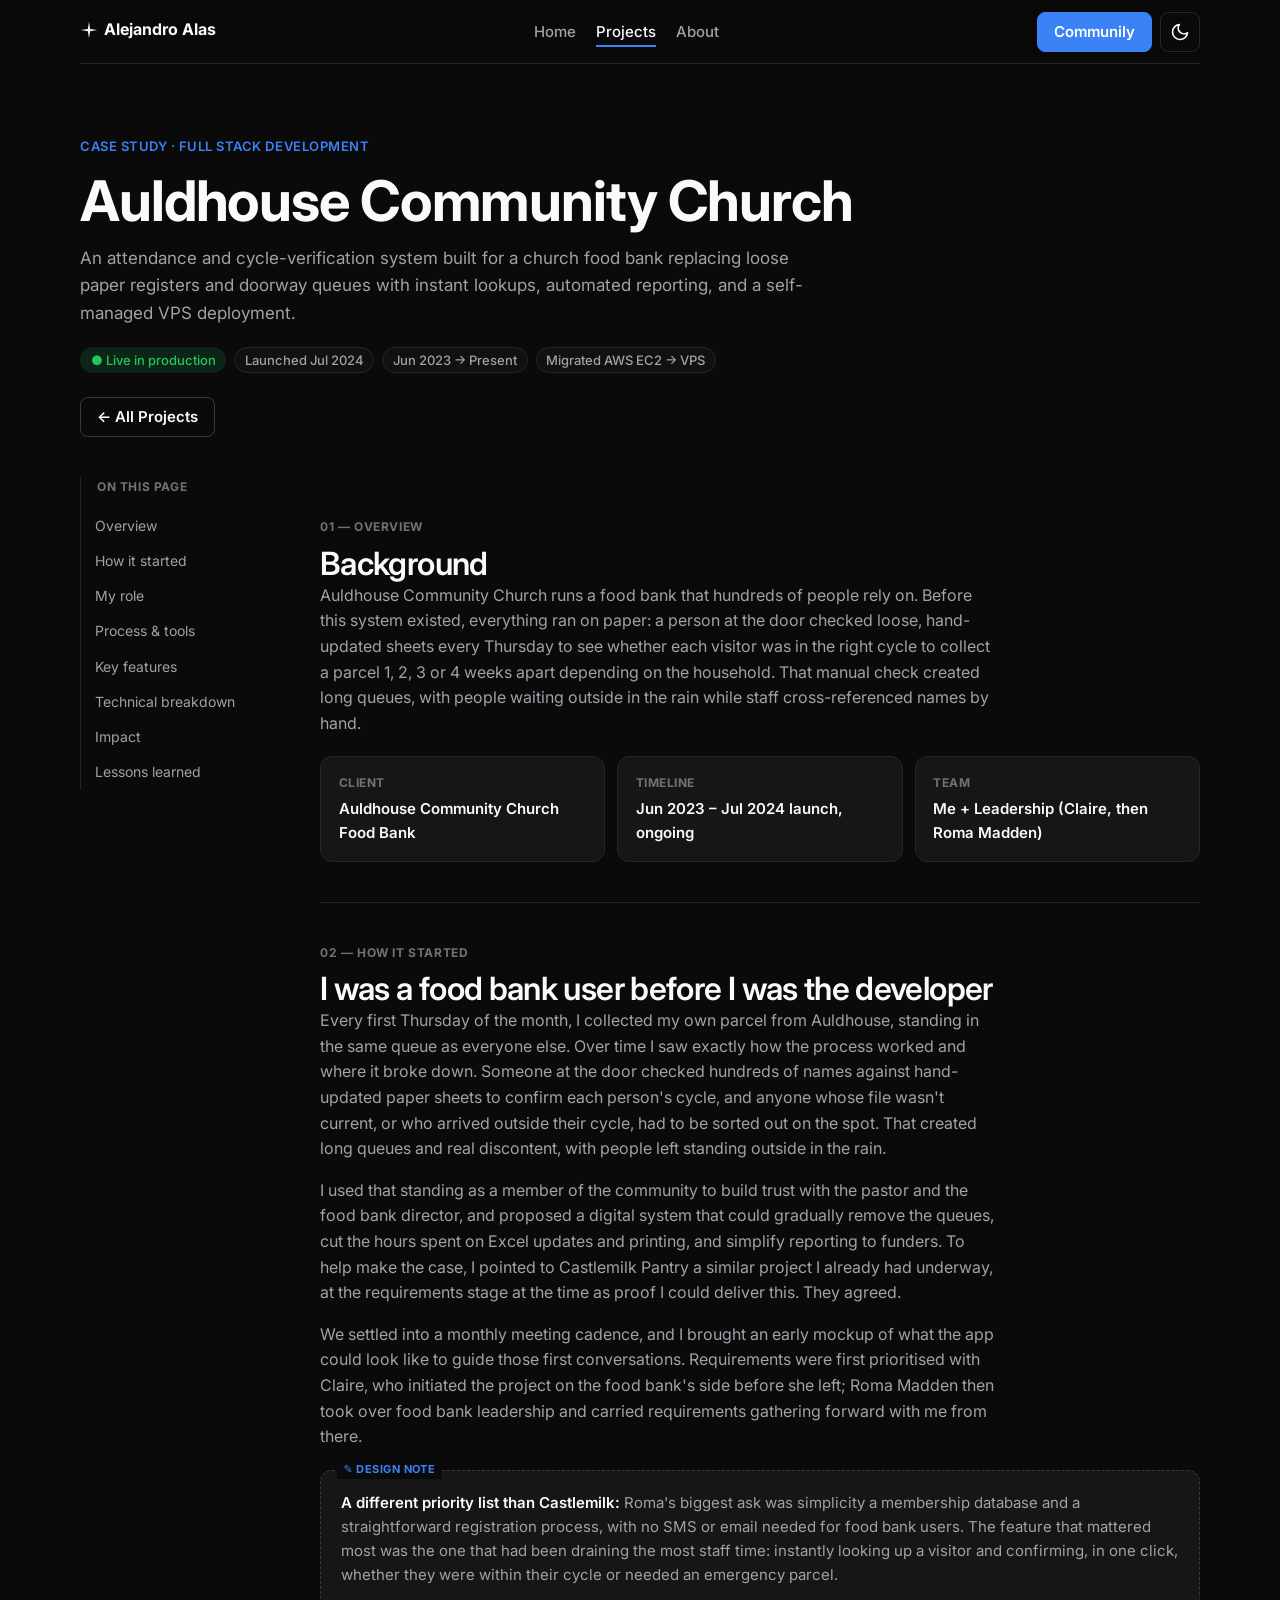
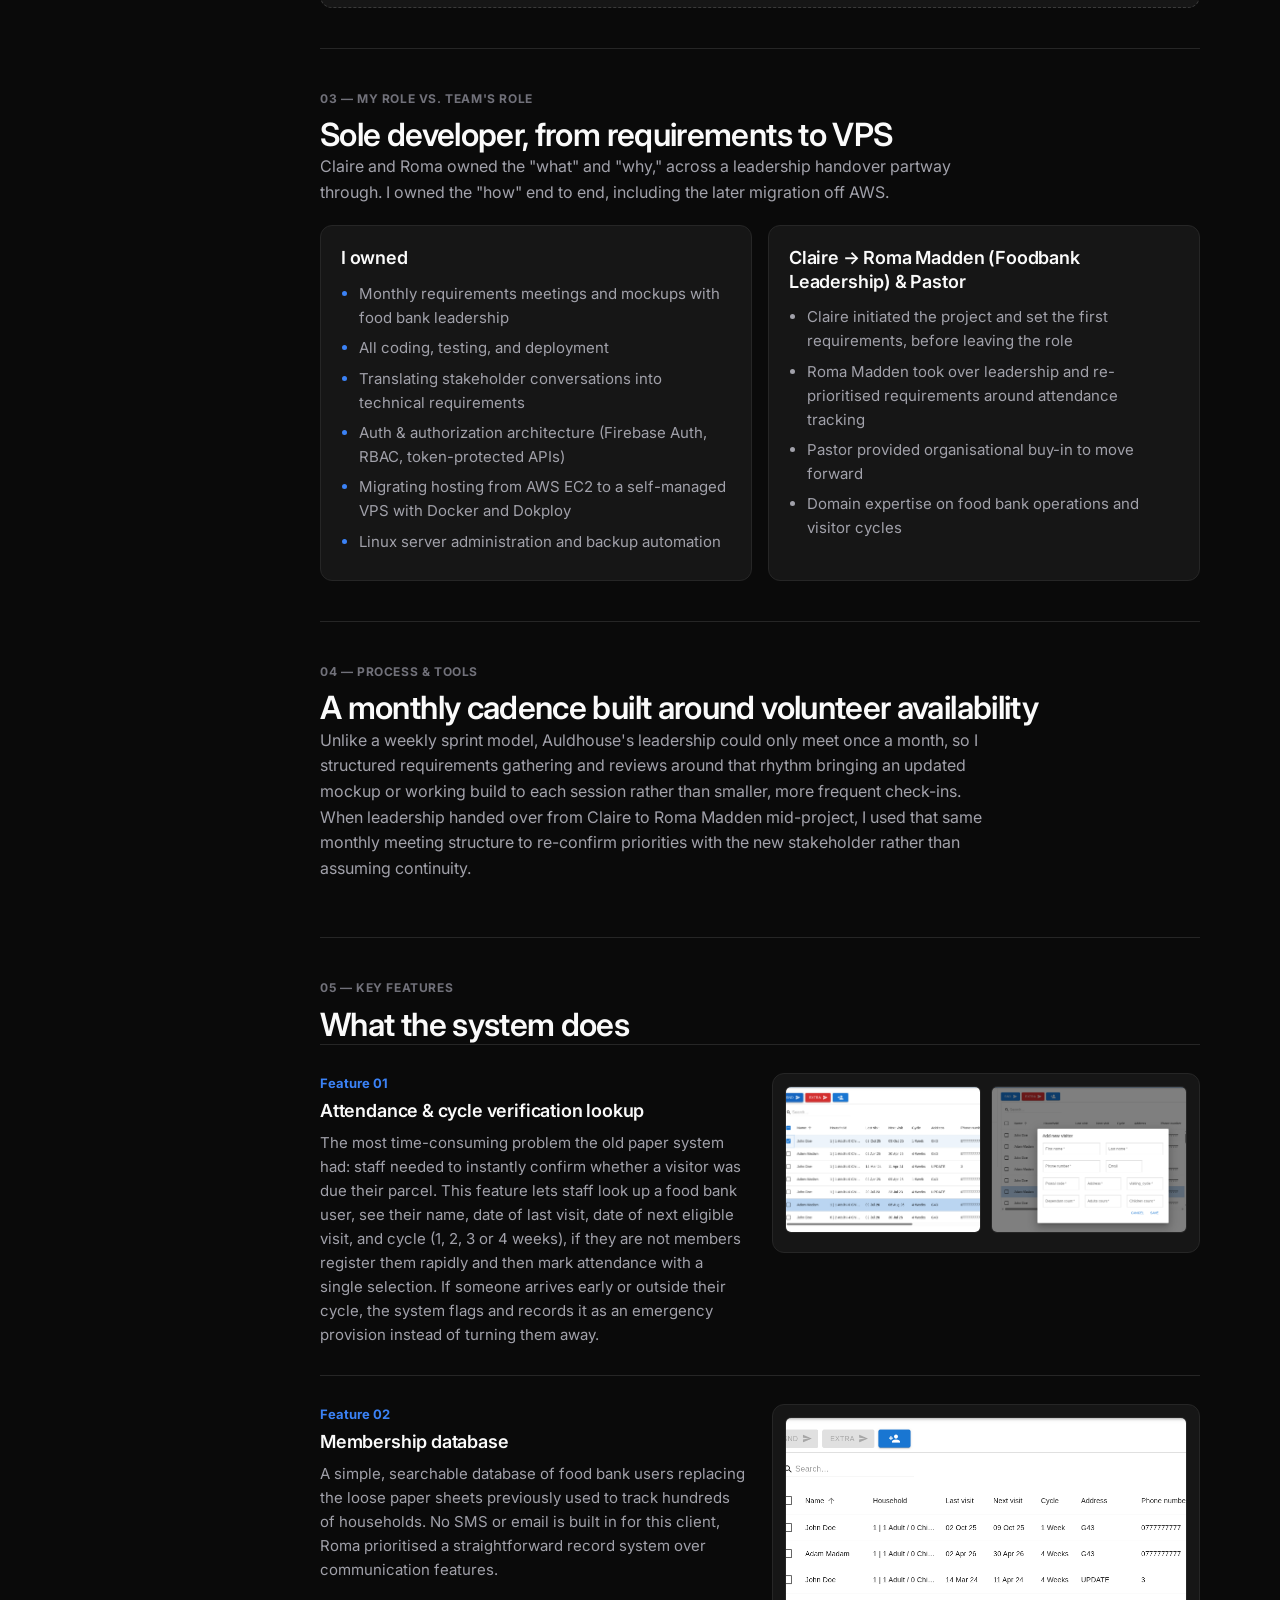
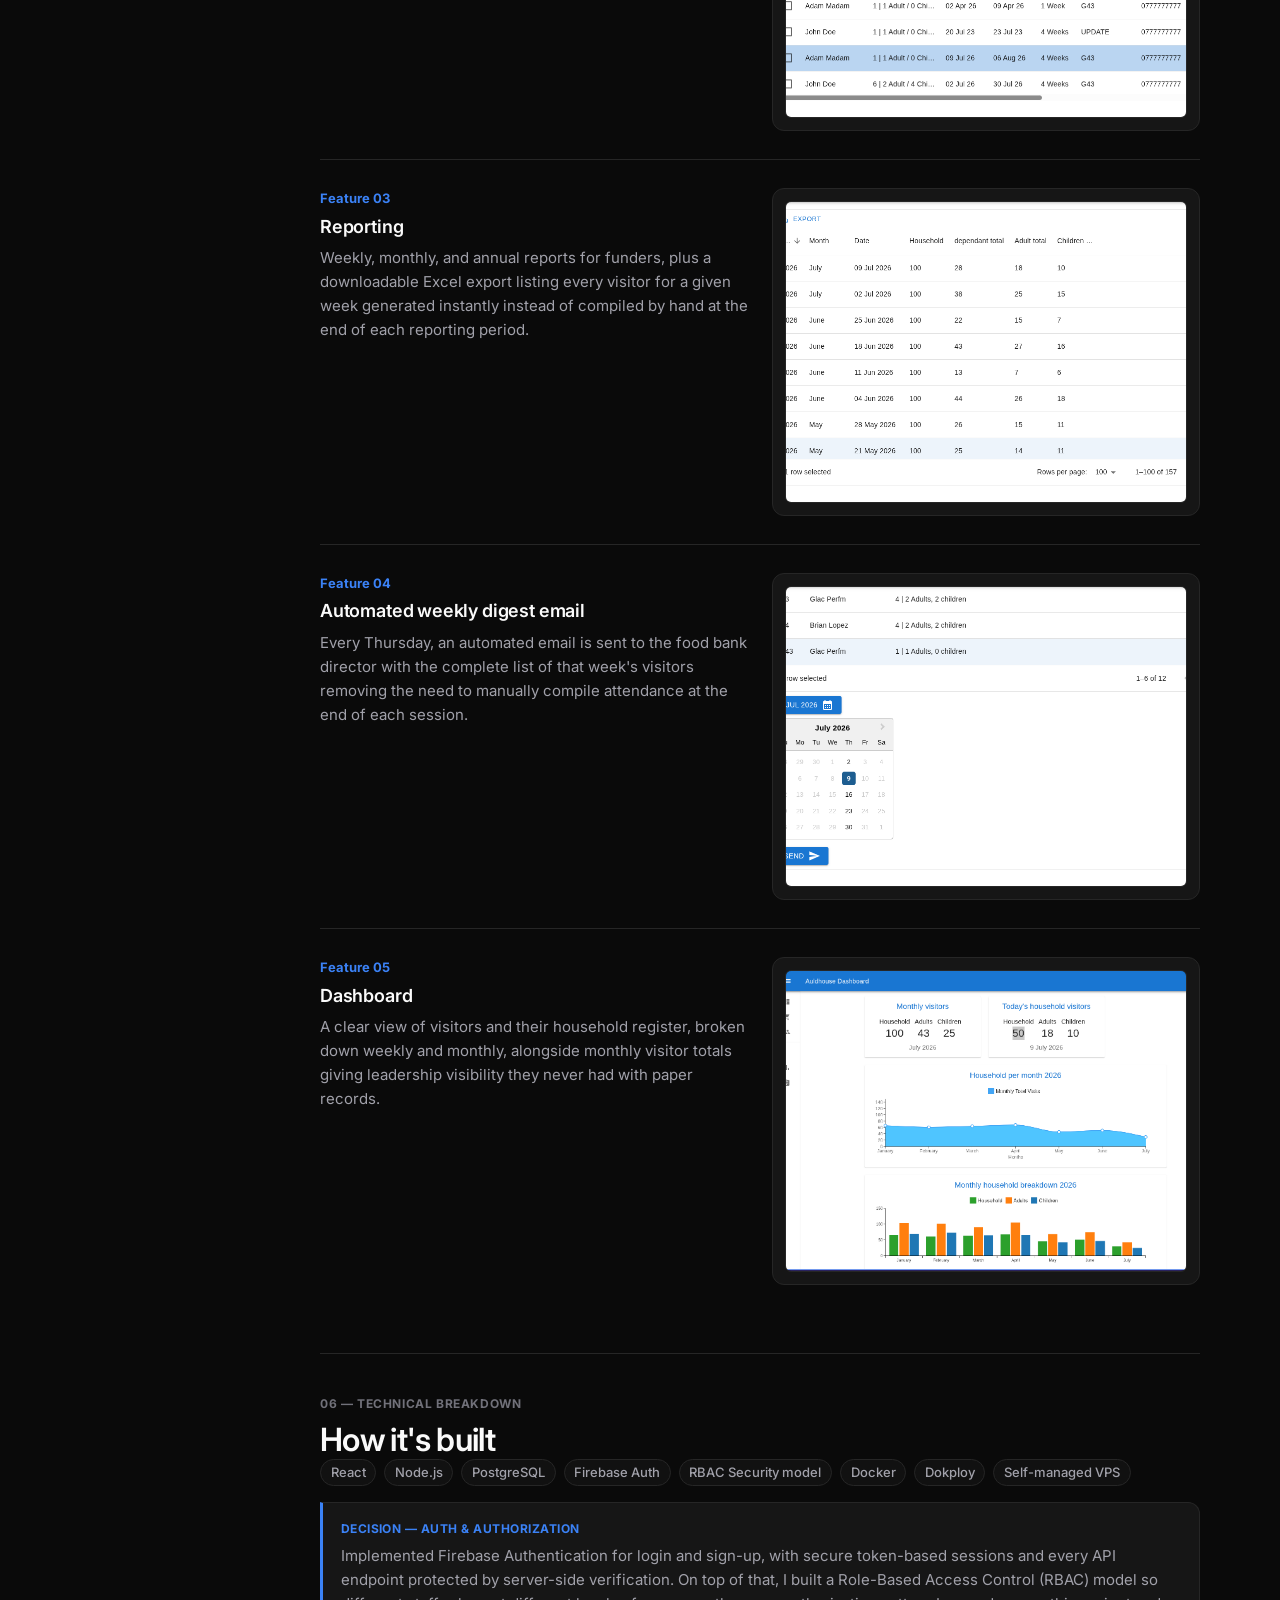
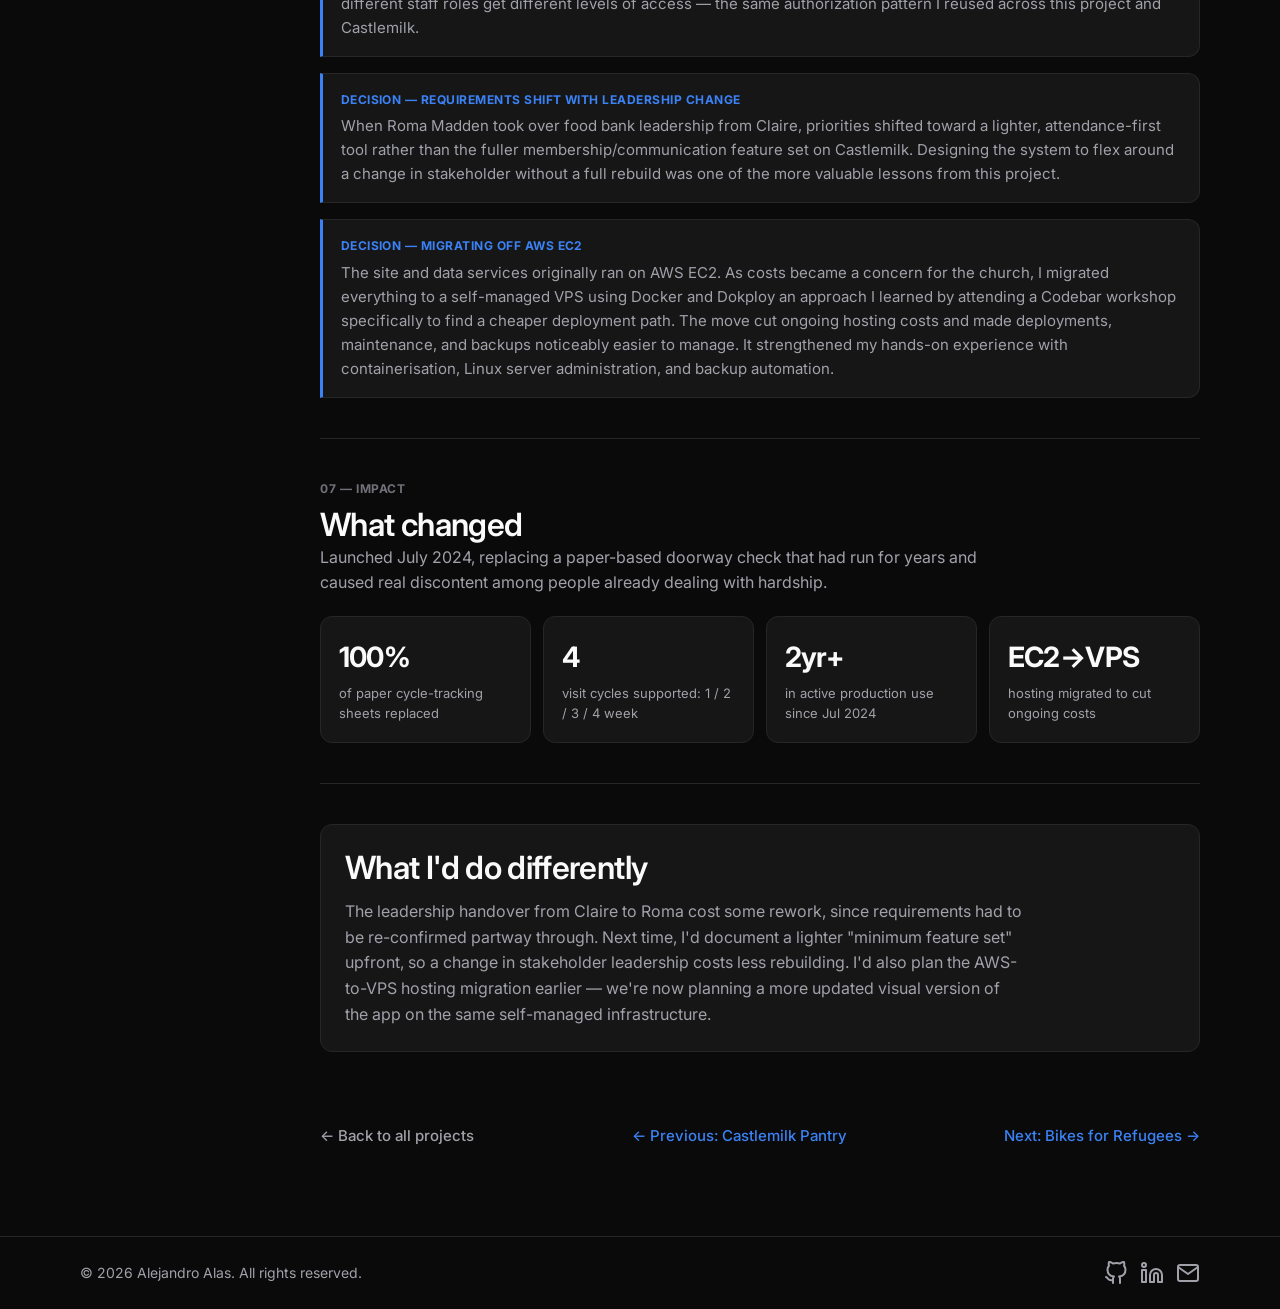
<file: project-auldhouse-community-church.html>
<!DOCTYPE html>
<html lang="en" data-theme="dark">

<head>
    <meta charset="UTF-8">
    <link rel="icon" href="/assets/favicon.svg" type="image/svg+xml">
    <script>
      (function () {
        var t = localStorage.getItem("theme") || "dark";
        document.documentElement.setAttribute("data-theme", t);
        document.documentElement.classList.add("js");
      })();
    </script>
    <meta name="viewport" content="width=device-width, initial-scale=1.0">
    <meta name="description"
        content="Case study: migrating Auldhouse Community Church from AWS to a self-managed Azure VPS with Docker and Dokploy, cutting service queues by 50%.">
    <title>Auldhouse Community Church — Case Study | Alejandro Alas</title>
    <link rel="canonical" href="https://aalas-dev.netlify.app/project-auldhouse-community-church.html">
    <meta property="og:type" content="article">
    <meta property="og:title" content="Auldhouse Community Church — Case Study | Alejandro Alas">
    <meta property="og:description"
        content="Migrating Auldhouse Community Church from AWS to a self-managed Azure VPS with Docker and Dokploy, cutting service queues by 50%.">
    <meta property="og:url" content="https://aalas-dev.netlify.app/project-auldhouse-community-church.html">
    <meta property="og:image" content="https://aalas-dev.netlify.app/assets/images/Auldhouse/Dashboard.png">
    <meta name="twitter:card" content="summary_large_image">
    <link rel="stylesheet" href="/css/style.css?v=5">
    <link rel="preconnect" href="https://fonts.googleapis.com">
    <link href="https://fonts.googleapis.com/css2?family=Inter:wght@400;500;600;700;800&family=IBM+Plex+Mono:wght@400;500;600&display=swap" rel="stylesheet">
</head>

<body>
        <a class="skip-link" href="#main">Skip to content</a>
<!-- Template Header -->
    <header class="navbar">
        <div class="logo">
            <a href="/index.html"><svg class="logo-mark" xmlns="http://www.w3.org/2000/svg" viewBox="0 0 24 24" width="18" height="18" fill="currentColor" aria-hidden="true"><path d="M12 1L13.5 10.5L23 12L13.5 13.5L12 23L10.5 13.5L1 12L10.5 10.5Z"/></svg>Alejandro Alas</a>
        </div>
        <nav class="nav-links">
            <a href="/index.html">Home</a>
            <a href="/projects.html" class="active">Projects</a>
            <a href="/about.html">About</a>
        </nav>
        <div class="nav-controls">
            <a href="/communily.html" class="btn primary nav-communily-btn">Communily</a>
                        <button id="theme-toggle" class="theme-btn" aria-label="Toggle light and dark theme">
                <span class="theme-icon">
                    <svg xmlns="http://www.w3.org/2000/svg" width="20" height="20" viewBox="0 0 24 24" fill="none"
                        stroke="currentColor" stroke-width="2" stroke-linecap="round" stroke-linejoin="round">
                        <path d="M21 12.79A9 9 0 1 1 11.21 3 7 7 0 0 0 21 12.79z"></path>
                    </svg>
                </span>
            </button>

            <button class="hamburger" aria-label="Menu">
                <svg xmlns="http://www.w3.org/2000/svg" width="24" height="24" viewBox="0 0 24 24" fill="none"
                    stroke="currentColor" stroke-width="2" stroke-linecap="round" stroke-linejoin="round">
                    <line x1="4" y1="9" x2="20" y2="9"></line>
                    <line x1="4" y1="15" x2="20" y2="15"></line>
                </svg>
            </button>
        </div>
    </header>

    <!-- Case Study Content -->
    <div class="wrap case-study">
      <div class="hero reveal">
        <div class="eyebrow">Case Study · Full Stack Development</div>
        <h1>Auldhouse Community Church</h1>
        <p class="tagline">An attendance and cycle-verification system built for a church food bank replacing
          loose paper registers and doorway queues with instant lookups, automated reporting, and a self-managed
          VPS deployment.</p>
      <div class="status-row">
        <span class="badge live">● Live in production</span>
        <span class="badge">Launched Jul 2024</span>
        <span class="badge">Jun 2023 → Present</span>
        <span class="badge">Migrated AWS EC2 → VPS</span>
      </div>
      <div class="hero-actions">
        <a href="/projects.html" class="btn secondary">← All Projects</a>
      </div>
    </div>

    <div class="page-grid">
      <nav class="rail">
        <div class="rail-title">On this page</div>
        <a href="#overview">Overview</a>
        <a href="#origin">How it started</a>
        <a href="#role">My role</a>
        <a href="#process">Process &amp; tools</a>
        <a href="#features">Key features</a>
        <a href="#technical">Technical breakdown</a>
        <a href="#impact">Impact</a>
        <a href="#reflection">Lessons learned</a>
      </nav>

      <main id="main">
        <section id="overview">
          <div class="section-label">01 — Overview</div>
          <h2>Background</h2>
          <p class="lede">Auldhouse Community Church runs a food bank that hundreds of people rely on. Before this
            system existed, everything ran on paper: a person at the door checked loose, hand-updated sheets every
            Thursday to see whether each visitor was in the right cycle to collect a parcel 1, 2, 3 or 4 weeks apart
            depending on the household. That manual check created long queues, with people waiting outside in the
            rain while staff cross-referenced names by hand.</p>
          <div class="meta-grid" data-reveal-stagger>
            <div class="meta-card reveal">
              <div class="k">Client</div>
              <div class="v">Auldhouse Community Church Food Bank</div>
            </div>
            <div class="meta-card reveal">
              <div class="k">Timeline</div>
              <div class="v">Jun 2023 – Jul 2024 launch, ongoing</div>
            </div>
            <div class="meta-card reveal">
              <div class="k">Team</div>
              <div class="v">Me + Leadership (Claire, then Roma Madden)</div>
            </div>
          </div>
        </section>

        <section id="origin">
          <div class="section-label">02 — How It Started</div>
          <h2>I was a food bank user before I was the developer</h2>
          <p class="lede">Every first Thursday of the month, I collected my own parcel from Auldhouse, standing in the
            same queue as everyone else. Over time I saw exactly how the process worked and where it broke down.
            Someone at the door checked hundreds of names against hand-updated paper sheets to confirm each person's
            cycle, and anyone whose file wasn't current, or who arrived outside their cycle, had to be sorted out on
            the spot. That created long queues and real discontent, with people left standing outside in the rain.</p>
          <p class="lede" style="margin-top:14px;">I used that standing as a member of the community to build trust
            with the pastor and the food bank director, and proposed a digital system that could gradually remove the
            queues, cut the hours spent on Excel updates and printing, and simplify reporting to funders. To help make
            the case, I pointed to Castlemilk Pantry a similar project I already had underway, at the requirements
            stage at the time as proof I could deliver this. They agreed.</p>
          <p class="lede" style="margin-top:14px;">We settled into a monthly meeting cadence, and I brought an early
            mockup of what the app could look like to guide those first conversations. Requirements were first
            prioritised with Claire, who initiated the project on the food bank's side before she left; Roma Madden
            then took over food bank leadership and carried requirements gathering forward with me from there.</p>

          <div class="sketch-note">
            <p><strong style="color:var(--text);">A different priority list than Castlemilk:</strong> Roma's biggest
              ask was simplicity a membership database and a straightforward registration process, with no SMS or
              email needed for food bank users. The feature that mattered most was the one that had been draining the
              most staff time: instantly looking up a visitor and confirming, in one click, whether they were within
              their cycle or needed an emergency parcel.</p>
          </div>
        </section>

        <section id="role">
          <div class="section-label">03 — My Role vs. Team's Role</div>
          <h2>Sole developer, from requirements to VPS</h2>
          <p class="lede">Claire and Roma owned the "what" and "why," across a leadership handover partway through.
            I owned the "how" end to end, including the later migration off AWS.</p>
          <div class="role-split">
            <div class="role-card mine">
              <h3>I owned</h3>
              <ul>
                <li>Monthly requirements meetings and mockups with food bank leadership</li>
                <li>All coding, testing, and deployment</li>
                <li>Translating stakeholder conversations into technical requirements</li>
                <li>Auth &amp; authorization architecture (Firebase Auth, RBAC, token-protected APIs)</li>
                <li>Migrating hosting from AWS EC2 to a self-managed VPS with Docker and Dokploy</li>
                <li>Linux server administration and backup automation</li>
              </ul>
            </div>
            <div class="role-card theirs">
              <h3>Claire → Roma Madden (Foodbank Leadership) &amp; Pastor</h3>
              <ul>
                <li>Claire initiated the project and set the first requirements, before leaving the role</li>
                <li>Roma Madden took over leadership and re-prioritised requirements around attendance tracking</li>
                <li>Pastor provided organisational buy-in to move forward</li>
                <li>Domain expertise on food bank operations and visitor cycles</li>
              </ul>
            </div>
          </div>
        </section>

        <section id="process">
          <div class="section-label">04 — Process &amp; Tools</div>
          <h2>A monthly cadence built around volunteer availability</h2>
          <p class="lede">Unlike a weekly sprint model, Auldhouse's leadership could only meet once a month, so I
            structured requirements gathering and reviews around that rhythm bringing an updated mockup or working
            build to each session rather than smaller, more frequent check-ins. When leadership handed over from
            Claire to Roma Madden mid-project, I used that same monthly meeting structure to re-confirm priorities
            with the new stakeholder rather than assuming continuity.</p>
        </section>

        <section id="features">
          <div class="section-label">05 — Key Features</div>
          <h2>What the system does</h2>

          <div class="feature reveal">
            <div>
              <div class="feature-num">Feature 01</div>
              <h3>Attendance &amp; cycle verification lookup</h3>
              <p>The most time-consuming problem the old paper system had: staff needed to instantly confirm whether
                a visitor was due their parcel. This feature lets staff look up a food bank user, see their name,
                date of last visit, date of next eligible visit, and cycle (1, 2, 3 or 4 weeks), if they are not members register them rapidly
                and then mark attendance with a single selection. If someone arrives early or outside their cycle, 
                the system flags and records it as an emergency provision instead of turning them away.</p>
            </div>
            <div class="feature-media thumbnail-grid">
              <img loading="lazy" decoding="async" src="/assets/images/Auldhouse/Registering-users.png" alt="Attendance lookup view" class="zoomable-image">
              <img loading="lazy" decoding="async" src="/assets/images/Auldhouse/New-user.png" alt="New user registration view" class="zoomable-image">
            </div>
          </div>

          <div class="feature reveal">
            <div>
              <div class="feature-num">Feature 02</div>
              <h3>Membership database</h3>
              <p>A simple, searchable database of food bank users replacing the loose paper sheets previously used to
                track hundreds of households. No SMS or email is built in for this client, Roma prioritised a
                straightforward record system over communication features.</p>
            </div>
            <div class="feature-media thumbnail-grid">
              <img loading="lazy" decoding="async" src="/assets/images/Auldhouse/Registering.png" alt="Membership database view" class="zoomable-image">
            </div>
          </div>


          <div class="feature reveal">
            <div>
              <div class="feature-num">Feature 03</div>
              <h3>Reporting</h3>
              <p>Weekly, monthly, and annual reports for funders, plus a downloadable Excel export listing every
                visitor for a given week generated instantly instead of compiled by hand at the end of each
                reporting period.</p>
            </div>
            <div class="feature-media thumbnail-grid">
              <img loading="lazy" decoding="async" src="/assets/images/Auldhouse/Report%20visits%20per%20week%20and%20export%20feature.png" alt="Reports view" class="zoomable-image">
            </div>
          </div>

          <div class="feature reveal">
            <div>
              <div class="feature-num">Feature 04</div>
              <h3>Automated weekly digest email</h3>
              <p>Every Thursday, an automated email is sent to the food bank director with the complete list of that
                week's visitors removing the need to manually compile attendance at the end of each session.</p>
            </div>
            <div class="feature-media thumbnail-grid">
              <img loading="lazy" decoding="async" src="/assets/images/Auldhouse/select%20any%20week%20needed%20to%20the%20email.png" alt="Weekly digest email" class="zoomable-image">
            </div>
          </div>

          <div class="feature reveal">
            <div>
              <div class="feature-num">Feature 05</div>
              <h3>Dashboard</h3>
              <p>A clear view of visitors and their household register, broken down weekly and monthly, alongside
                monthly visitor totals giving leadership visibility they never had with paper records.</p>
            </div>
            <div class="feature-media thumbnail-grid">
              <img loading="lazy" decoding="async" src="/assets/images/Auldhouse/Dashboard.png" alt="Dashboard view" class="zoomable-image">
            </div>
          </div>
        </section>

        <section id="technical">
          <div class="section-label">06 — Technical Breakdown</div>
          <h2>How it's built</h2>
          <div class="tag-row">
            <span class="tag">React</span>
            <span class="tag">Node.js</span>
            <span class="tag">PostgreSQL</span>
            <span class="tag">Firebase Auth</span>
            <span class="tag">RBAC Security model</span>
            <span class="tag">Docker</span>
            <span class="tag">Dokploy</span>
            <span class="tag">Self-managed VPS</span>
          </div>

          <div class="decision">
            <div class="k">Decision — Auth &amp; authorization</div>
            <p>Implemented Firebase Authentication for login and sign-up, with secure token-based sessions and
              every API endpoint protected by server-side verification. On top of that, I built a Role-Based Access
              Control (RBAC) model so different staff roles get different levels of access — the same authorization
              pattern I reused across this project and Castlemilk.</p>
          </div>
          <div class="decision">
            <div class="k">Decision — Requirements shift with leadership change</div>
            <p>When Roma Madden took over food bank leadership from Claire, priorities shifted toward a lighter,
              attendance-first tool rather than the fuller membership/communication feature set on Castlemilk.
              Designing the system to flex around a change in stakeholder without a full rebuild was one of the
              more valuable lessons from this project.</p>
          </div>
          <div class="decision">
            <div class="k">Decision — Migrating off AWS EC2</div>
            <p>The site and data services originally ran on AWS EC2. As costs became a concern for the church, I
              migrated everything to a self-managed VPS using Docker and Dokploy an approach I learned by attending
              a Codebar workshop specifically to find a cheaper deployment path. The move cut ongoing hosting costs
              and made deployments, maintenance, and backups noticeably easier to manage. It strengthened my
              hands-on experience with containerisation, Linux server administration, and backup automation.</p>
          </div>
        </section>

        <section id="impact">
          <div class="section-label">07 — Impact</div>
          <h2>What changed</h2>
          <p class="lede">Launched July 2024, replacing a paper-based doorway check that had run for years and caused
            real discontent among people already dealing with hardship.</p>
          <div class="impact-grid" data-reveal-stagger>
            <div class="impact-stat reveal">
              <div class="num">100%</div>
              <div class="label">of paper cycle-tracking sheets replaced</div>
            </div>
            <div class="impact-stat reveal">
              <div class="num">4</div>
              <div class="label">visit cycles supported: 1 / 2 / 3 / 4 week</div>
            </div>
            <div class="impact-stat reveal">
              <div class="num">2yr+</div>
              <div class="label">in active production use since Jul 2024</div>
            </div>
            <div class="impact-stat reveal">
              <div class="num">EC2→VPS</div>
              <div class="label">hosting migrated to cut ongoing costs</div>
            </div>
          </div>
        </section>

        <section id="reflection" style="border-bottom:none;">
          <div class="reflection">
            <h2>What I'd do differently</h2>
            <p>The leadership handover from Claire to Roma cost some rework, since requirements had to be
              re-confirmed partway through. Next time, I'd document a lighter "minimum feature set" upfront, so a
              change in stakeholder leadership costs less rebuilding. I'd also plan the AWS-to-VPS hosting migration
              earlier — we're now planning a more updated visual version of the app on the same self-managed
              infrastructure.</p>
          </div>
        </section>

        <div class="footer-nav">
          <a href="/projects.html" class="back">← Back to all projects</a>
          <a href="/project-castlemilk-pantry.html">← Previous: Castlemilk Pantry</a>
          <a href="/project-bike-for-refugees.html" class="next">Next: Bikes for Refugees →</a>
        </div>
      </main>
    </div>

  </div>

  <dialog id="image-modal" class="lightbox full-screen-lightbox">
    <button id="close-modal" aria-label="Close image">✕</button>
    <button id="prev-btn" class="nav-arrow" aria-label="Previous image">❮</button>
    <button id="next-btn" class="nav-arrow" aria-label="Next image">❯</button>
    <div class="modal-track" id="modal-track"></div>
  </dialog>
  
  <dialog id="feature-dialog" class="custom-dialog">
      <div class="dialog-content">
          <h3 id="dialog-title">Feature Notice</h3>
          <p id="dialog-message">This feature is currently being built and will be available soon.</p>
          <button id="close-feature-dialog" class="btn primary">Got it</button>
      </div>
  </dialog>
  <footer class="footer">
    <div class="footer-content">
      <p>© 2026 Alejandro Alas. All rights reserved.</p>
      <div class="social-links">
        <a href="https://github.com/aalassv" target="_blank" aria-label="GitHub" rel="noopener noreferrer">
          <svg xmlns="http://www.w3.org/2000/svg" width="24" height="24" viewBox="0 0 24 24" fill="none"
            stroke="currentColor" stroke-width="2" stroke-linecap="round" stroke-linejoin="round">
            <path
              d="M9 19c-5 1.5-5-2.5-7-3m14 6v-3.87a3.37 3.37 0 0 0-.94-2.61c3.14-.35 6.44-1.54 6.44-7A5.44 5.44 0 0 0 20 4.77 5.07 5.07 0 0 0 19.91 1S18.73.65 16 2.48a13.38 13.38 0 0 0-7 0C6.27.65 5.09 1 5.09 1A5.07 5.07 0 0 0 5 4.77a5.44 5.44 0 0 0-1.5 3.78c0 5.42 3.3 6.61 6.44 7A3.37 3.37 0 0 0 9 18.13V22">
            </path>
          </svg>
        </a>
        <a href="https://www.linkedin.com/in/alejandro-alas-/" target="_blank" aria-label="LinkedIn" rel="noopener noreferrer">
          <svg xmlns="http://www.w3.org/2000/svg" width="24" height="24" viewBox="0 0 24 24" fill="none"
            stroke="currentColor" stroke-width="2" stroke-linecap="round" stroke-linejoin="round">
            <path d="M16 8a6 6 0 0 1 6 6v7h-4v-7a2 2 0 0 0-2-2 2 2 0 0 0-2 2v7h-4v-7a6 6 0 0 1 6-6z"></path>
            <rect x="2" y="9" width="4" height="12"></rect>
            <circle cx="4" cy="4" r="2"></circle>
          </svg>
        </a>
        <a href="mailto:a.alas.sv@gmail.com" aria-label="Email">
          <svg xmlns="http://www.w3.org/2000/svg" width="24" height="24" viewBox="0 0 24 24" fill="none"
            stroke="currentColor" stroke-width="2" stroke-linecap="round" stroke-linejoin="round">
            <path d="M4 4h16c1.1 0 2 .9 2 2v12c0 1.1-.9 2-2 2H4c-1.1 0-2-.9-2-2V6c0-1.1.9-2 2-2z"></path>
            <polyline points="22,6 12,13 2,6"></polyline>
          </svg>
        </a>
      </div>
    </div>
  </footer>
  <script src="/js/main.js?v=5"></script>
</body>

</html>
</file>
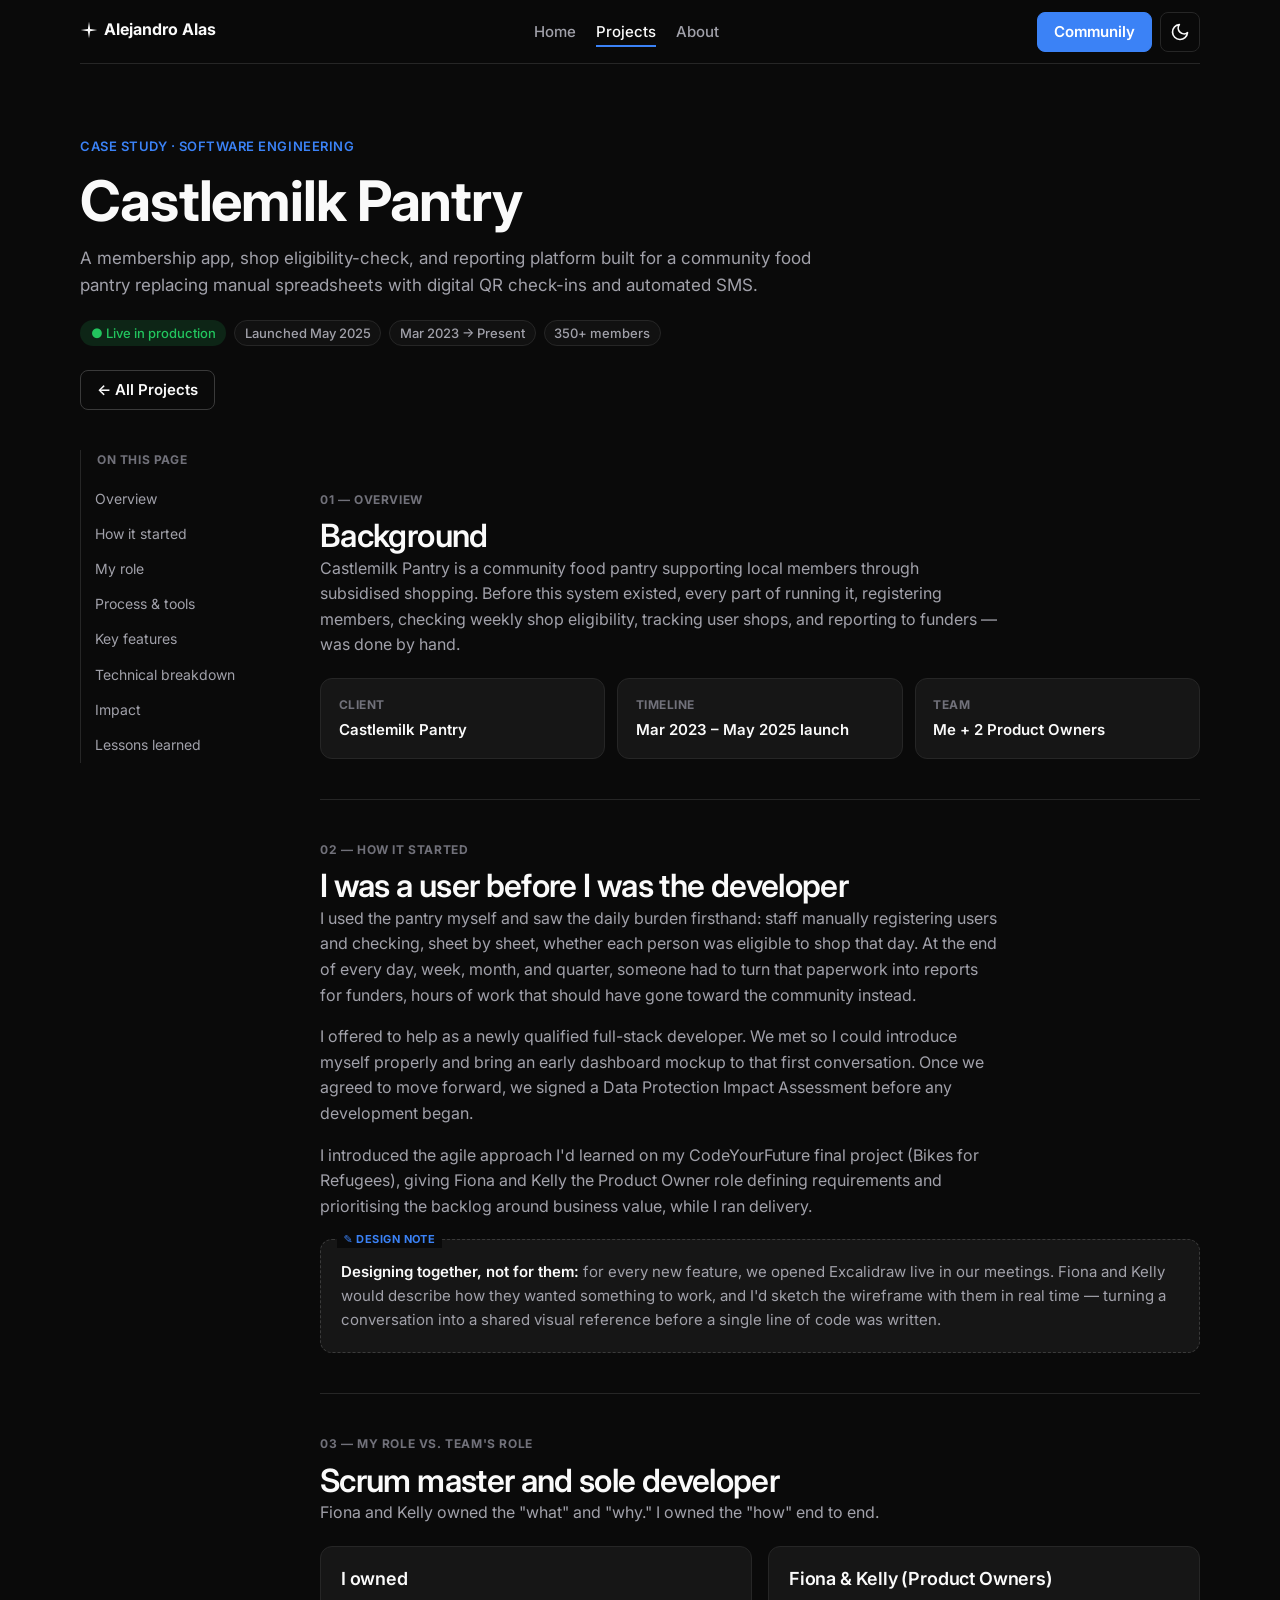
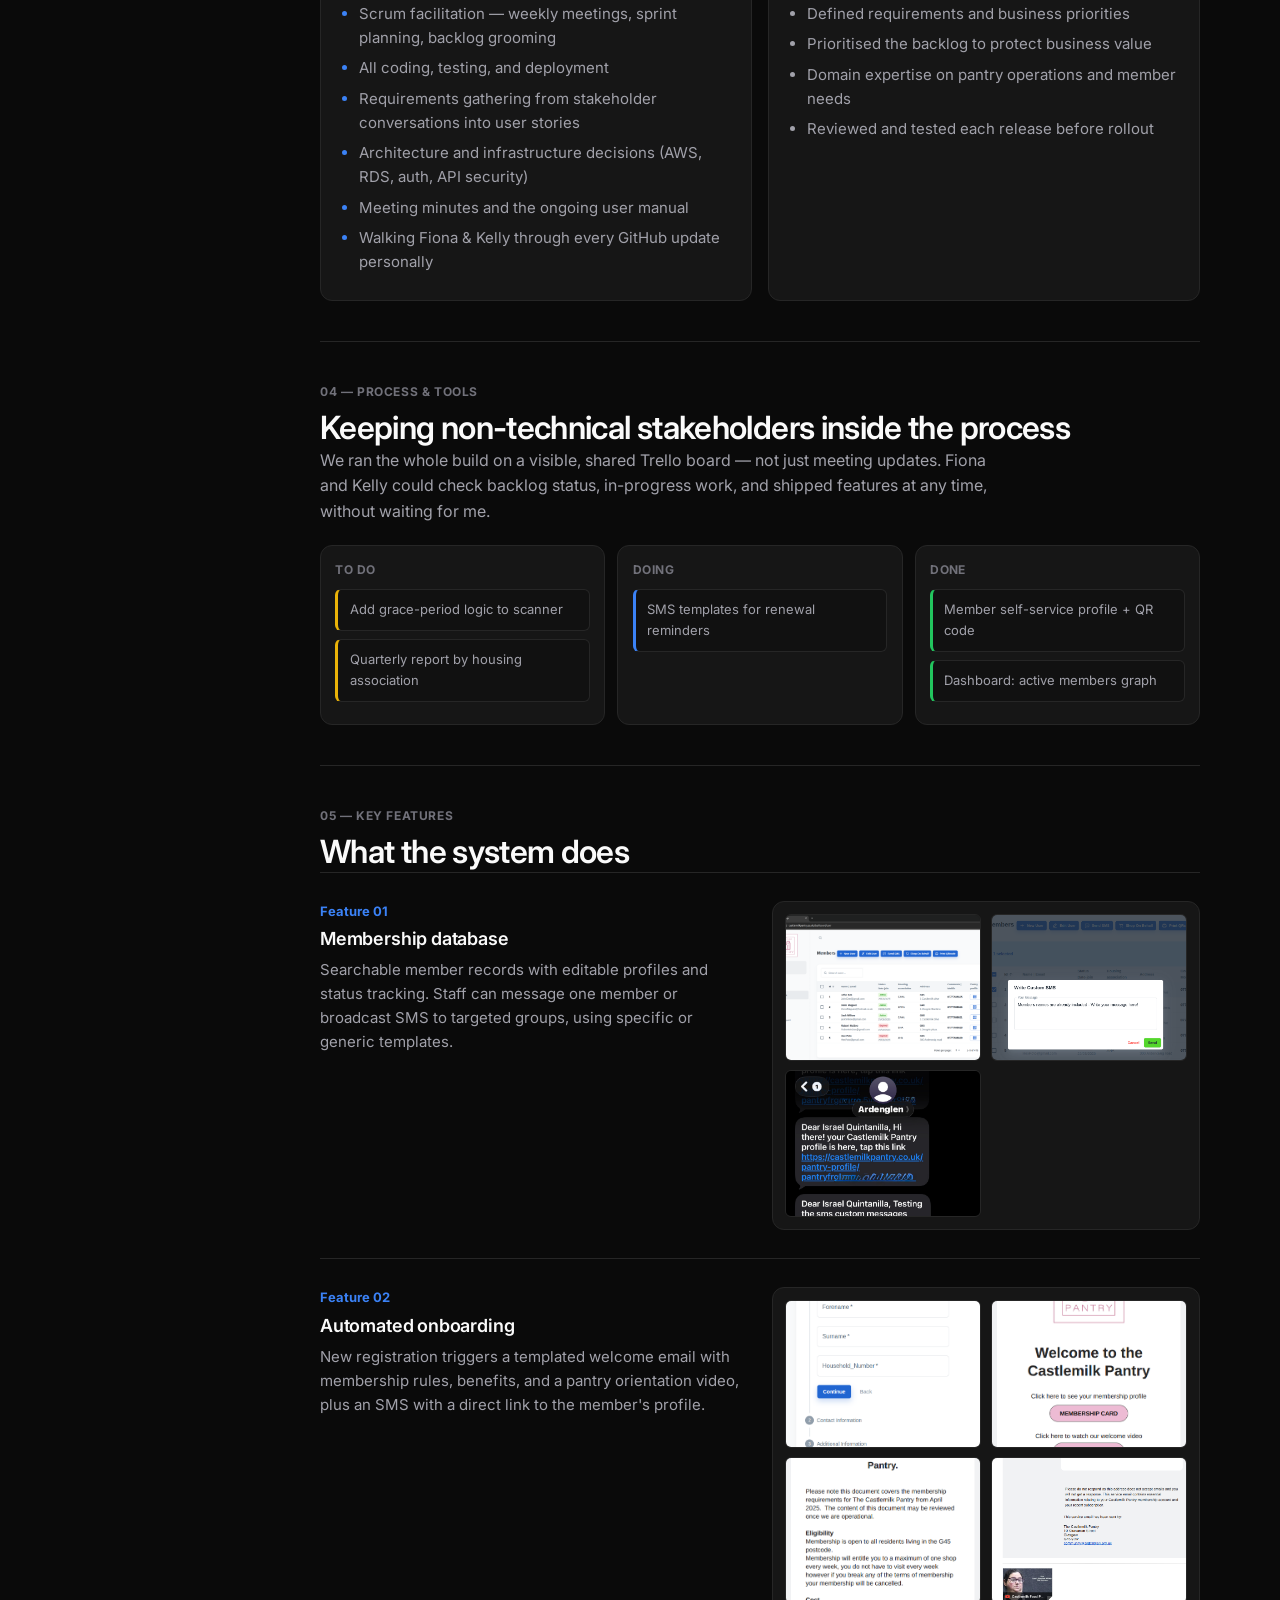
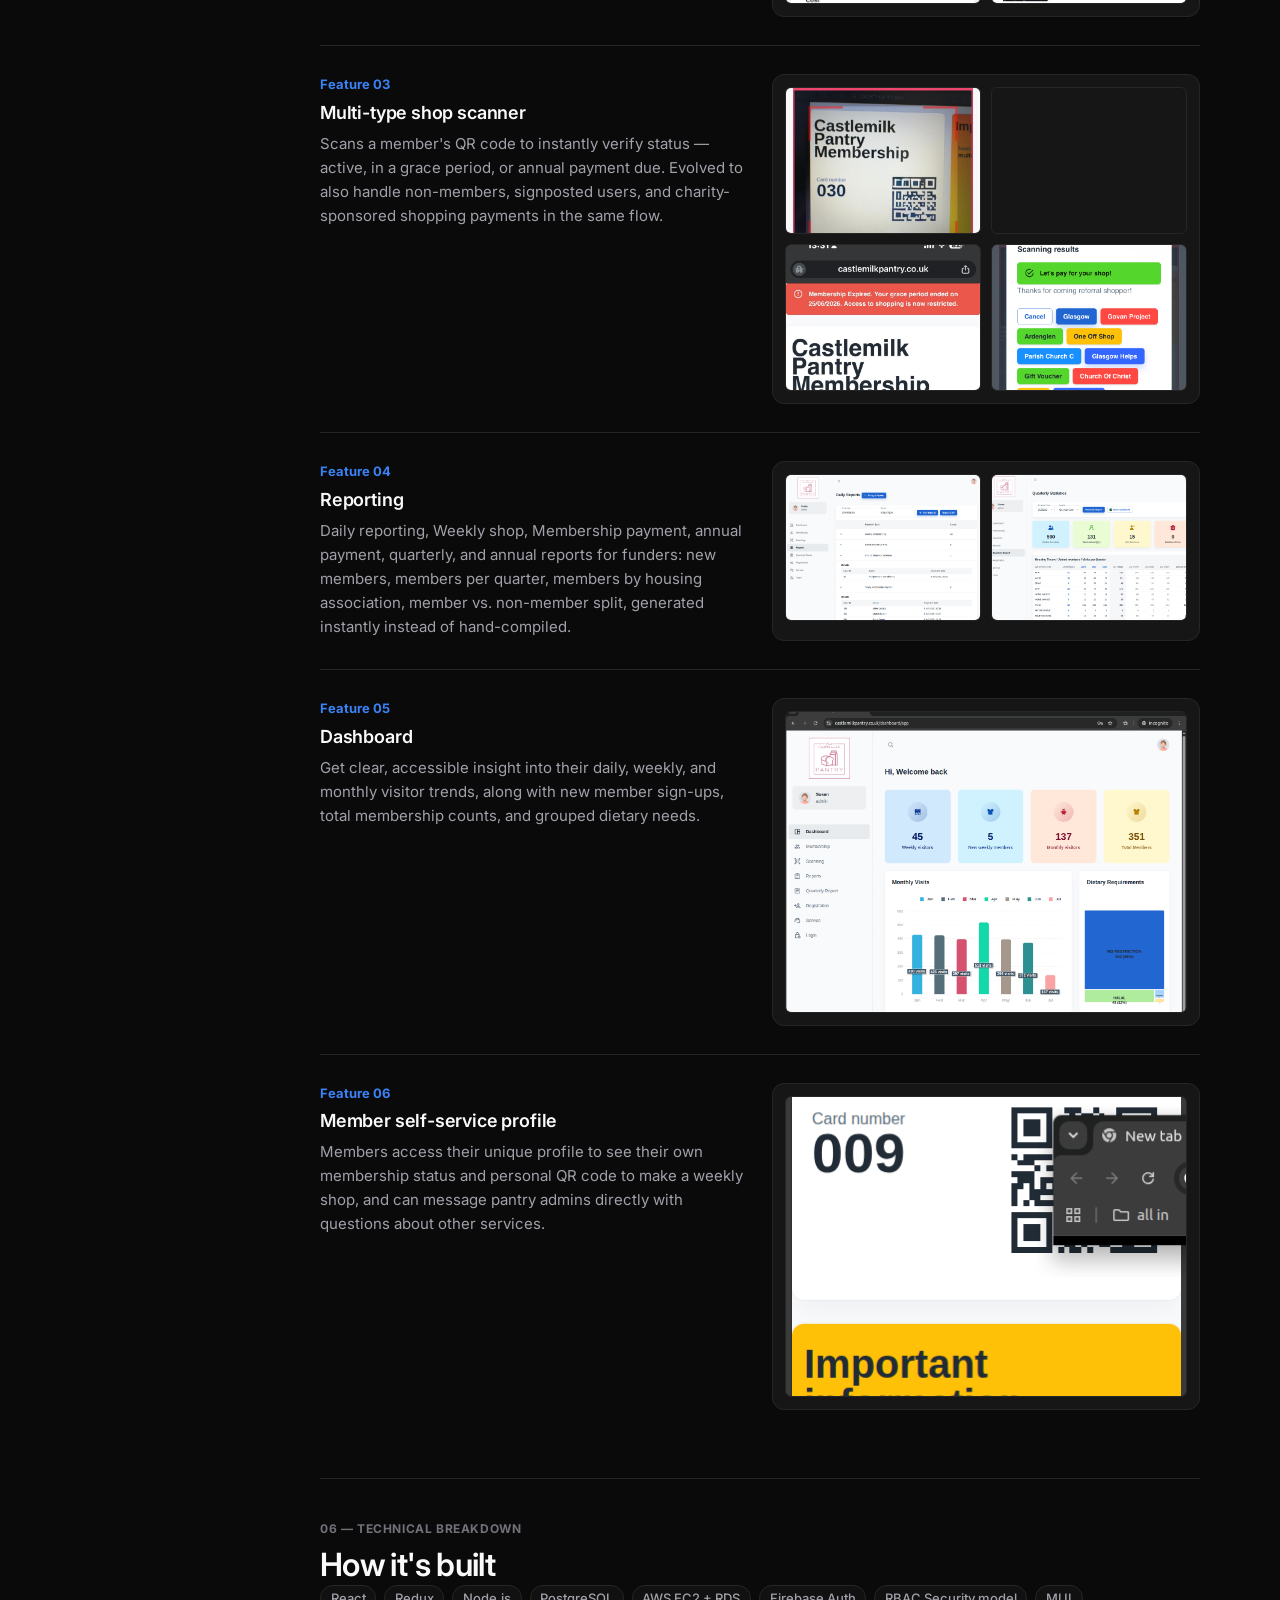
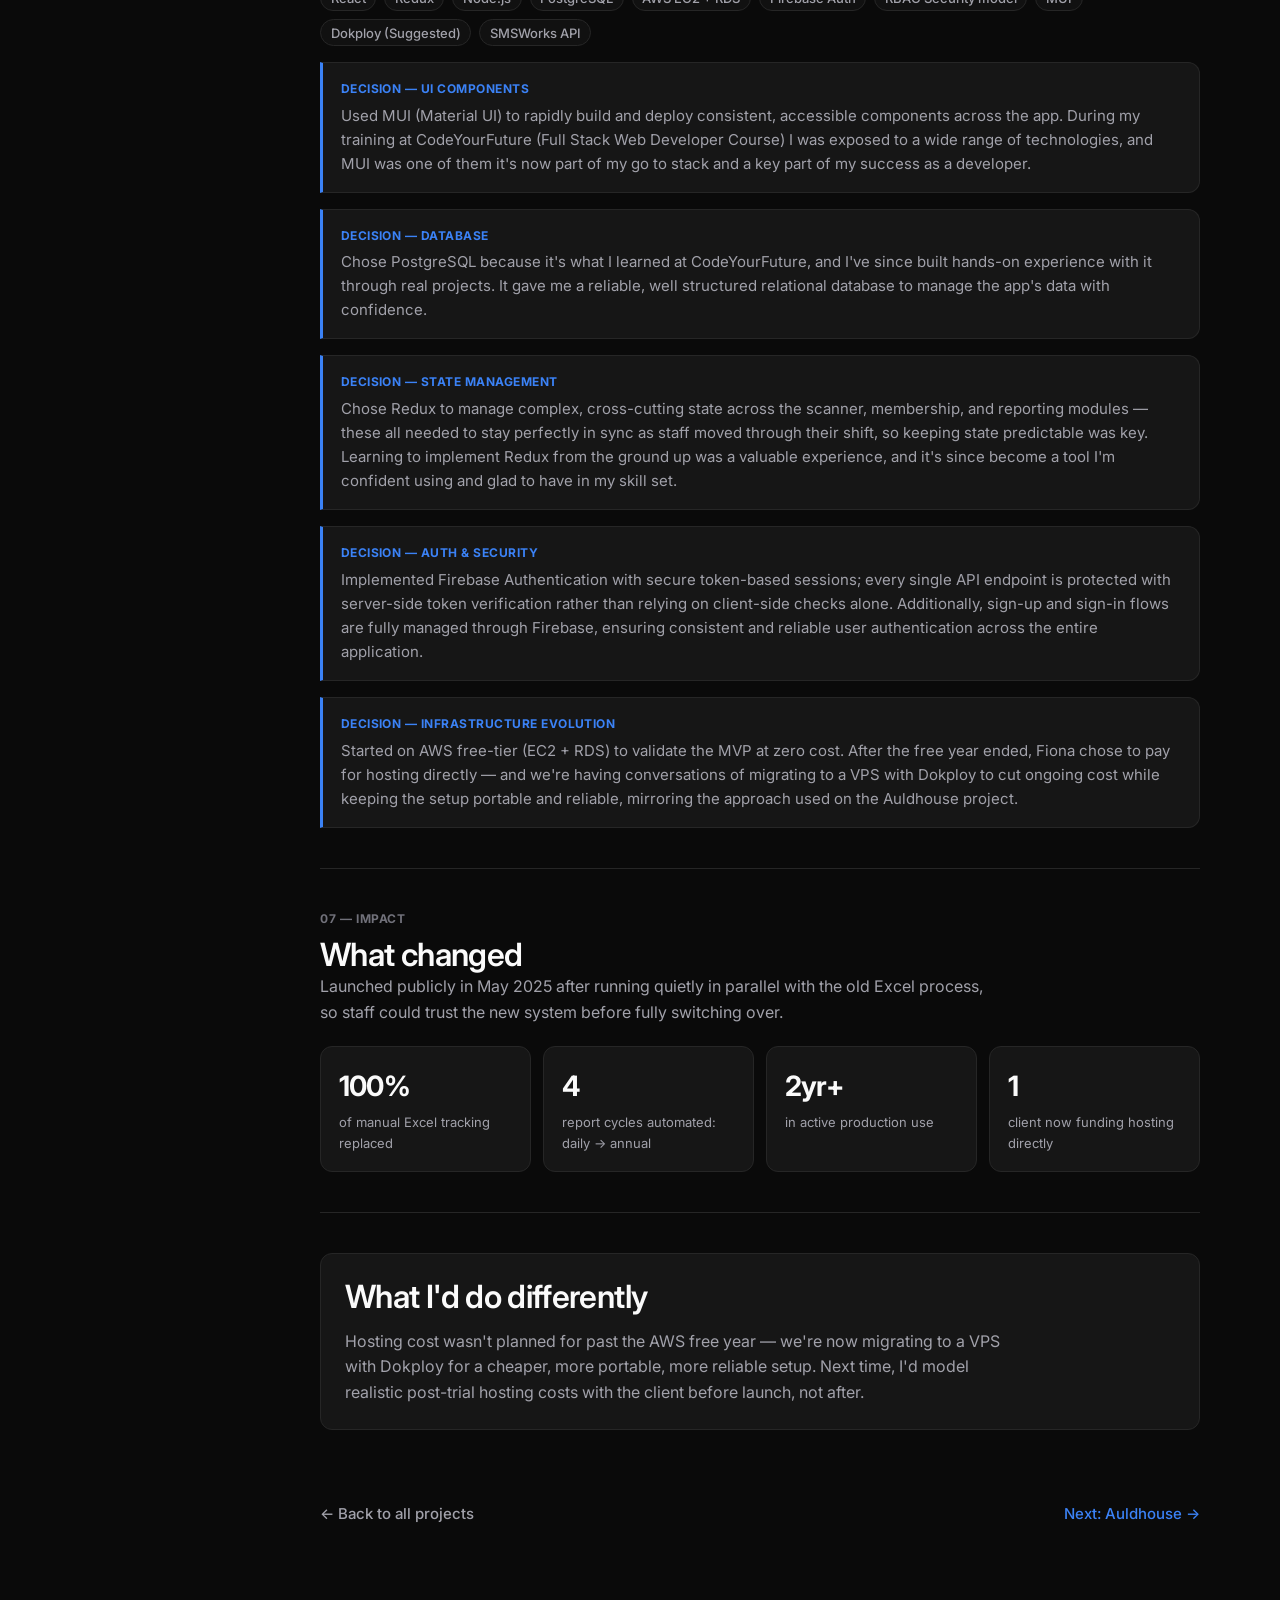
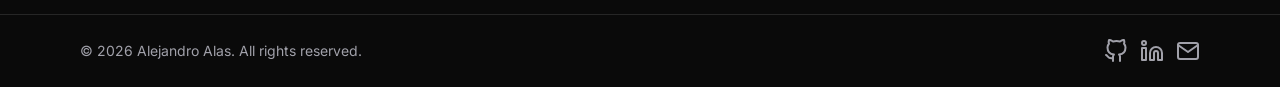
<file: project-castlemilk-pantry.html>
<!DOCTYPE html>
<html lang="en" data-theme="dark">

<head>
  <meta charset="UTF-8">
    <link rel="icon" href="/assets/favicon.svg" type="image/svg+xml">
    <script>
      (function () {
        var t = localStorage.getItem("theme") || "dark";
        document.documentElement.setAttribute("data-theme", t);
        document.documentElement.classList.add("js");
      })();
    </script>
  <meta name="viewport" content="width=device-width, initial-scale=1.0">
  <meta name="description"
    content="Case study: a membership platform built for Castlemilk Pantry with PostgreSQL, Express, React and Node.js, replacing manual spreadsheets with QR check-ins and automated SMS.">
  <title>Castlemilk Pantry — Case Study | Alejandro Alas</title>
  <link rel="canonical" href="https://aalas-dev.netlify.app/project-castlemilk-pantry.html">
  <meta property="og:type" content="article">
  <meta property="og:title" content="Castlemilk Pantry — Case Study | Alejandro Alas">
  <meta property="og:description"
    content="A membership platform built for Castlemilk Pantry with PostgreSQL, Express, React and Node.js, replacing manual spreadsheets with QR check-ins and automated SMS.">
  <meta property="og:url" content="https://aalas-dev.netlify.app/project-castlemilk-pantry.html">
  <meta property="og:image" content="https://aalas-dev.netlify.app/assets/images/Members-database.png">
  <meta name="twitter:card" content="summary_large_image">
  <link rel="stylesheet" href="/css/style.css?v=5">
  <link rel="preconnect" href="https://fonts.googleapis.com">
  <link
    href="https://fonts.googleapis.com/css2?family=Inter:wght@400;500;600;700;800&family=IBM+Plex+Mono:wght@400;500;600&display=swap"
    rel="stylesheet">
</head>

<body>
      <a class="skip-link" href="#main">Skip to content</a>
<!-- Template Header -->
  <header class="navbar">
    <div class="logo">
      <a href="/index.html"><svg class="logo-mark" xmlns="http://www.w3.org/2000/svg" viewBox="0 0 24 24" width="18" height="18" fill="currentColor" aria-hidden="true"><path d="M12 1L13.5 10.5L23 12L13.5 13.5L12 23L10.5 13.5L1 12L10.5 10.5Z"/></svg>Alejandro Alas</a>
    </div>
    <nav class="nav-links">
      <a href="/index.html">Home</a>
      <a href="/projects.html" class="active">Projects</a>
      <a href="/about.html">About</a>
    </nav>
    <div class="nav-controls">
            <a href="/communily.html" class="btn primary nav-communily-btn">Communily</a>
                  <button id="theme-toggle" class="theme-btn" aria-label="Toggle light and dark theme">
        <span class="theme-icon">
          <svg xmlns="http://www.w3.org/2000/svg" width="20" height="20" viewBox="0 0 24 24" fill="none"
            stroke="currentColor" stroke-width="2" stroke-linecap="round" stroke-linejoin="round">
            <path d="M21 12.79A9 9 0 1 1 11.21 3 7 7 0 0 0 21 12.79z"></path>
          </svg>
        </span>
      </button>

      <button class="hamburger" aria-label="Menu">
        <svg xmlns="http://www.w3.org/2000/svg" width="24" height="24" viewBox="0 0 24 24" fill="none"
          stroke="currentColor" stroke-width="2" stroke-linecap="round" stroke-linejoin="round">
          <line x1="4" y1="9" x2="20" y2="9"></line>
          <line x1="4" y1="15" x2="20" y2="15"></line>
        </svg>
      </button>
    </div>
  </header>

  <!-- Case Study Content -->
  <div class="wrap case-study">
    <div class="hero reveal">
      <div class="eyebrow">Case Study · Software Engineering</div>
      <h1>Castlemilk Pantry</h1>
      <p class="tagline">A membership app, shop eligibility-check, and reporting platform built for a community food
        pantry
        replacing manual spreadsheets with digital QR check-ins and automated SMS.</p>
      <div class="status-row">
        <span class="badge live">● Live in production</span>
        <span class="badge">Launched May 2025</span>
        <span class="badge">Mar 2023 → Present</span>
        <span class="badge">350+ members</span>
      </div>
      <div class="hero-actions">
        <a href="/projects.html" class="btn secondary">← All Projects</a>
      </div>
    </div>

    <div class="page-grid">
      <nav class="rail">
        <div class="rail-title">On this page</div>
        <a href="#overview">Overview</a>
        <a href="#origin">How it started</a>
        <a href="#role">My role</a>
        <a href="#process">Process &amp; tools</a>
        <a href="#features">Key features</a>
        <a href="#technical">Technical breakdown</a>
        <a href="#impact">Impact</a>
        <a href="#reflection">Lessons learned</a>
      </nav>

      <main id="main">
        <section id="overview">
          <div class="section-label">01 — Overview</div>
          <h2>Background</h2>
          <p class="lede">Castlemilk Pantry is a community food pantry supporting local members through subsidised
            shopping. Before this system existed, every part of running it, registering members, checking weekly shop
            eligibility,
            tracking user shops, and reporting to funders — was done by hand.</p>
          <div class="meta-grid" data-reveal-stagger>
            <div class="meta-card reveal">
              <div class="k">Client</div>
              <div class="v">Castlemilk Pantry</div>
            </div>
            <div class="meta-card reveal">
              <div class="k">Timeline</div>
              <div class="v">Mar 2023 – May 2025 launch</div>
            </div>
            <div class="meta-card reveal">
              <div class="k">Team</div>
              <div class="v">Me + 2 Product Owners</div>
            </div>
          </div>
        </section>

        <section id="origin">
          <div class="section-label">02 — How It Started</div>
          <h2>I was a user before I was the developer</h2>
          <p class="lede">I used the pantry myself and saw the daily burden firsthand: staff manually registering users
            and checking, sheet by sheet, whether each person was eligible to shop that day. At the end of every day,
            week, month, and quarter, someone had to turn that paperwork into reports for funders, hours of work that
            should have gone toward the community instead.</p>
          <p class="lede" style="margin-top:14px;">I offered to help as a newly qualified full-stack developer. We met
            so I could introduce myself properly and bring an early dashboard mockup to that first conversation. Once we
            agreed to move forward, we signed a Data Protection Impact Assessment before any development began.</p>
          <p class="lede" style="margin-top:14px;">I introduced the agile approach I'd learned on my CodeYourFuture
            final project (Bikes for Refugees), giving Fiona and Kelly the Product Owner role defining requirements
            and prioritising the backlog around business value, while I ran delivery.</p>

          <div class="sketch-note">
            <p><strong style="color:var(--text);">Designing together, not for them:</strong> for every new feature, we
              opened Excalidraw live in our meetings. Fiona and Kelly would describe how they wanted something to work,
              and I'd sketch the wireframe with them in real time — turning a conversation into a shared visual
              reference before a single line of code was written.</p>
          </div>
        </section>

        <section id="role">
          <div class="section-label">03 — My Role vs. Team's Role</div>
          <h2>Scrum master and sole developer</h2>
          <p class="lede">Fiona and Kelly owned the "what" and "why." I owned the "how" end to end.</p>
          <div class="role-split">
            <div class="role-card mine">
              <h3>I owned</h3>
              <ul>
                <li>Scrum facilitation — weekly meetings, sprint planning, backlog grooming</li>
                <li>All coding, testing, and deployment</li>
                <li>Requirements gathering from stakeholder conversations into user stories</li>
                <li>Architecture and infrastructure decisions (AWS, RDS, auth, API security)</li>
                <li>Meeting minutes and the ongoing user manual</li>
                <li>Walking Fiona &amp; Kelly through every GitHub update personally</li>
              </ul>
            </div>
            <div class="role-card theirs">
              <h3>Fiona &amp; Kelly (Product Owners)</h3>
              <ul>
                <li>Defined requirements and business priorities</li>
                <li>Prioritised the backlog to protect business value</li>
                <li>Domain expertise on pantry operations and member needs</li>
                <li>Reviewed and tested each release before rollout</li>
              </ul>
            </div>
          </div>
        </section>

        <section id="process">
          <div class="section-label">04 — Process &amp; Tools</div>
          <h2>Keeping non-technical stakeholders inside the process</h2>
          <p class="lede">We ran the whole build on a visible, shared Trello board — not just meeting updates. Fiona and
            Kelly could check backlog status, in-progress work, and shipped features at any time, without waiting for
            me.</p>
          <div class="trello-strip">
            <div class="trello-col todo">
              <div class="trello-col-title">To do</div>
              <div class="sticky">Add grace-period logic to scanner</div>
              <div class="sticky">Quarterly report by housing association</div>
            </div>
            <div class="trello-col doing">
              <div class="trello-col-title">Doing</div>
              <div class="sticky">SMS templates for renewal reminders</div>
            </div>
            <div class="trello-col done">
              <div class="trello-col-title">Done</div>
              <div class="sticky">Member self-service profile + QR code</div>
              <div class="sticky">Dashboard: active members graph</div>
            </div>
          </div>
        </section>

        <section id="features">
          <div class="section-label">05 — Key Features</div>
          <h2>What the system does</h2>

          <div class="feature reveal">
            <div>
              <div class="feature-num">Feature 01</div>
              <h3>Membership database</h3>
              <p>Searchable member records with editable profiles and status tracking. Staff can message one member or
                broadcast SMS to targeted groups, using specific or generic templates.</p>
            </div>

            <div class="feature-media thumbnail-grid">
              <img loading="lazy" decoding="async" src="/assets/images/Members-database.png" alt="Database View 1" class="zoomable-image">
              <img loading="lazy" decoding="async" src="/assets/images/sms-message.png" alt="Database View 2" class="zoomable-image">
              <img loading="lazy" decoding="async" src="/assets/images/message-sms.jpg" alt="Database View 3" class="zoomable-image">
            </div>
          </div>

          <div class="feature reveal">
            <div>
              <div class="feature-num">Feature 02</div>
              <h3>Automated onboarding</h3>
              <p>New registration triggers a templated welcome email with membership rules, benefits, and a pantry
                orientation video, plus an SMS with a direct link to the member's profile.</p>
            </div>
            <div class="feature-media thumbnail-grid">
              <img loading="lazy" decoding="async" src="/assets/images/Registration.png" alt="Database View 1" class="zoomable-image">
              <img loading="lazy" decoding="async" src="/assets/images/First-part-of-template.png" alt="Database View 2" class="zoomable-image">
              <img loading="lazy" decoding="async" src="/assets/images/Second-part-email.png" alt="Database View 3" class="zoomable-image">
              <img loading="lazy" decoding="async" src="/assets/images/Last-part-email-video.png" alt="Database View 4" class="zoomable-image">
            </div>
          </div>

          <div class="feature reveal">
            <div>
              <div class="feature-num">Feature 03</div>
              <h3>Multi-type shop scanner</h3>
              <p>Scans a member's QR code to instantly verify status — active, in a grace period, or annual payment due.
                Evolved to also handle non-members, signposted users, and charity-sponsored shopping payments in the
                same flow.</p>
            </div>
            <div class="feature-media thumbnail-grid">
              <img loading="lazy" decoding="async" src="/assets/images/Scanning%20feature.jpg" alt="Database View 1" class="zoomable-image">
              <img loading="lazy" decoding="async" src="/assets/images/Active-only.jpg" alt="Database View 2" class="zoomable-image">
              <img loading="lazy" decoding="async" src="/assets/images/Expire-only.jpg" alt="Database View 3" class="zoomable-image">
              <img loading="lazy" decoding="async" src="/assets/images/Multi%20payment.PNG" alt="Database View 4" class="zoomable-image">
            </div>
          </div>



          <div class="feature reveal">
            <div>
              <div class="feature-num">Feature 04</div>
              <h3>Reporting</h3>
              <p>Daily reporting, Weekly shop, Membership payment, annual payment, quarterly, and annual reports for
                funders: new members, members per quarter, members by
                housing association, member vs. non-member split, generated instantly instead of hand-compiled.</p>
            </div>
            <div class="feature-media thumbnail-grid">
              <img loading="lazy" decoding="async" src="/assets/images/Reports.png" alt="Database View 1" class="zoomable-image">
              <img loading="lazy" decoding="async" src="/assets/images/Quarterly.png" alt="Database View 2" class="zoomable-image">
            </div>
          </div>

          <div class="feature reveal">
            <div>
              <div class="feature-num">Feature 05</div>
              <h3>Dashboard</h3>
              <p>Get clear, accessible insight into their daily, weekly, and monthly visitor trends, along with new
                member sign-ups, total membership counts, and grouped dietary needs.</p>
            </div>
            <div class="feature-media thumbnail-grid">
              <img loading="lazy" decoding="async" src="/assets/images/Dashboard.png" alt="Database View 1" class="zoomable-image">
            </div>
          </div>

          <div class="feature reveal">
            <div>
              <div class="feature-num">Feature 06</div>
              <h3>Member self-service profile</h3>
              <p>Members access their unique profile to see their own membership status and personal QR code to make a
                weekly shop, and can message pantry admins directly
                with questions about other services.</p>
            </div>
            <div class="feature-media thumbnail-grid">
              <img loading="lazy" decoding="async" src="/assets/images/communications.png" alt="Database View 1" class="zoomable-image">
            </div>
          </div>
        </section>

        <section id="technical">
          <div class="section-label">06 — Technical Breakdown</div>
          <h2>How it's built</h2>
          <div class="tag-row">
            <span class="tag">React</span>
            <span class="tag">Redux</span>
            <span class="tag">Node.js</span>
            <span class="tag">PostgreSQL</span>
            <span class="tag">AWS EC2 + RDS</span>
            <span class="tag">Firebase Auth</span>
            <span class="tag">RBAC Security model</span>
            <span class="tag">MUI</span>
            <span class="tag">Dokploy (Suggested)</span>
            <span class="tag">SMSWorks API</span>
          </div>


          <div class="decision">
            <div class="k">Decision — UI Components</div>
            <p>Used MUI (Material UI) to rapidly build and deploy consistent, accessible components
              across the app. During my training at CodeYourFuture (Full Stack Web Developer Course) I was exposed to a
              wide range of
              technologies, and MUI was one of them it's now part of my go to stack and a key
              part of my success as a developer.</p>
          </div>
          <div class="decision">
            <div class="k">Decision — Database</div>
            <p>Chose PostgreSQL because it's what I learned at CodeYourFuture, and I've since built
              hands-on experience with it through real projects. It gave me a reliable, well
              structured relational database to manage the app's data with confidence.</p>
          </div>
          <div class="decision">
            <div class="k">Decision — State management</div>
            <p>Chose Redux to manage complex, cross-cutting state across the scanner, membership, and
              reporting modules — these all needed to stay perfectly in sync as staff moved
              through their shift, so keeping state predictable was key. Learning to implement
              Redux from the ground up was a valuable experience, and it's since become a
              tool I'm confident using and glad to have in my skill set.</p>
          </div>
          <div class="decision">
            <div class="k">Decision — Auth &amp; security</div>
            <p>Implemented Firebase Authentication with secure token-based sessions; every single API endpoint is
              protected
              with server-side token verification rather than relying on client-side checks alone. Additionally, sign-up
              and sign-in flows are fully managed through Firebase, ensuring consistent and reliable user authentication
              across the entire application.</p>
          </div>
          <div class="decision">
            <div class="k">Decision — Infrastructure evolution</div>
            <p>Started on AWS free-tier (EC2 + RDS) to validate the MVP at zero cost. After the free year ended, Fiona
              chose to pay for hosting directly — and we're having conversations of migrating to a VPS with Dokploy to
              cut ongoing cost
              while keeping the setup portable and reliable, mirroring the approach used on the Auldhouse project.</p>
          </div>
        </section>

        <section id="impact">
          <div class="section-label">07 — Impact</div>
          <h2>What changed</h2>
          <p class="lede">Launched publicly in May 2025 after running quietly in parallel with the old Excel process, so
            staff could trust the new system before fully switching over.</p>
          <div class="impact-grid" data-reveal-stagger>
            <div class="impact-stat reveal">
              <div class="num">100%</div>
              <div class="label">of manual Excel tracking replaced</div>
            </div>
            <div class="impact-stat reveal">
              <div class="num">4</div>
              <div class="label">report cycles automated: daily → annual</div>
            </div>
            <div class="impact-stat reveal">
              <div class="num">2yr+</div>
              <div class="label">in active production use</div>
            </div>
            <div class="impact-stat reveal">
              <div class="num">1</div>
              <div class="label">client now funding hosting directly</div>
            </div>
          </div>
        </section>

        <section id="reflection" style="border-bottom:none;">
          <div class="reflection">
            <h2>What I'd do differently</h2>
            <p>Hosting cost wasn't planned for past the AWS free year — we're now migrating to a VPS with Dokploy for a
              cheaper, more portable, more reliable setup. Next time, I'd model realistic post-trial hosting costs with
              the client before launch, not after.</p>
          </div>
        </section>

        <div class="footer-nav">
          <a href="/projects.html" class="back">← Back to all projects</a>
          <a href="/project-auldhouse-community-church.html">Next: Auldhouse →</a>
        </div>
      </main>
    </div>
  </div>

  <dialog id="image-modal" class="lightbox full-screen-lightbox">
    <button id="close-modal" aria-label="Close image">✕</button>
    <button id="prev-btn" class="nav-arrow" aria-label="Previous image">❮</button>
    <button id="next-btn" class="nav-arrow" aria-label="Next image">❯</button>
    <div class="modal-track" id="modal-track"></div>
  </dialog>
  
  <dialog id="feature-dialog" class="custom-dialog">
      <div class="dialog-content">
          <h3 id="dialog-title">Feature Notice</h3>
          <p id="dialog-message">This feature is currently being built and will be available soon.</p>
          <button id="close-feature-dialog" class="btn primary">Got it</button>
      </div>
  </dialog>
  <footer class="footer">
    <div class="footer-content">
      <p>© 2026 Alejandro Alas. All rights reserved.</p>
      <div class="social-links">
        <a href="https://github.com/aalassv" target="_blank" aria-label="GitHub" rel="noopener noreferrer">
          <svg xmlns="http://www.w3.org/2000/svg" width="24" height="24" viewBox="0 0 24 24" fill="none"
            stroke="currentColor" stroke-width="2" stroke-linecap="round" stroke-linejoin="round">
            <path
              d="M9 19c-5 1.5-5-2.5-7-3m14 6v-3.87a3.37 3.37 0 0 0-.94-2.61c3.14-.35 6.44-1.54 6.44-7A5.44 5.44 0 0 0 20 4.77 5.07 5.07 0 0 0 19.91 1S18.73.65 16 2.48a13.38 13.38 0 0 0-7 0C6.27.65 5.09 1 5.09 1A5.07 5.07 0 0 0 5 4.77a5.44 5.44 0 0 0-1.5 3.78c0 5.42 3.3 6.61 6.44 7A3.37 3.37 0 0 0 9 18.13V22">
            </path>
          </svg>
        </a>
        <a href="https://www.linkedin.com/in/alejandro-alas-/" target="_blank" aria-label="LinkedIn" rel="noopener noreferrer">
          <svg xmlns="http://www.w3.org/2000/svg" width="24" height="24" viewBox="0 0 24 24" fill="none"
            stroke="currentColor" stroke-width="2" stroke-linecap="round" stroke-linejoin="round">
            <path d="M16 8a6 6 0 0 1 6 6v7h-4v-7a2 2 0 0 0-2-2 2 2 0 0 0-2 2v7h-4v-7a6 6 0 0 1 6-6z"></path>
            <rect x="2" y="9" width="4" height="12"></rect>
            <circle cx="4" cy="4" r="2"></circle>
          </svg>
        </a>
        <a href="mailto:a.alas.sv@gmail.com" aria-label="Email">
          <svg xmlns="http://www.w3.org/2000/svg" width="24" height="24" viewBox="0 0 24 24" fill="none"
            stroke="currentColor" stroke-width="2" stroke-linecap="round" stroke-linejoin="round">
            <path d="M4 4h16c1.1 0 2 .9 2 2v12c0 1.1-.9 2-2 2H4c-1.1 0-2-.9-2-2V6c0-1.1.9-2 2-2z"></path>
            <polyline points="22,6 12,13 2,6"></polyline>
          </svg>
        </a>
      </div>
    </div>
  </footer>
  <script src="/js/main.js?v=5"></script>
</body>

</html>
</file>
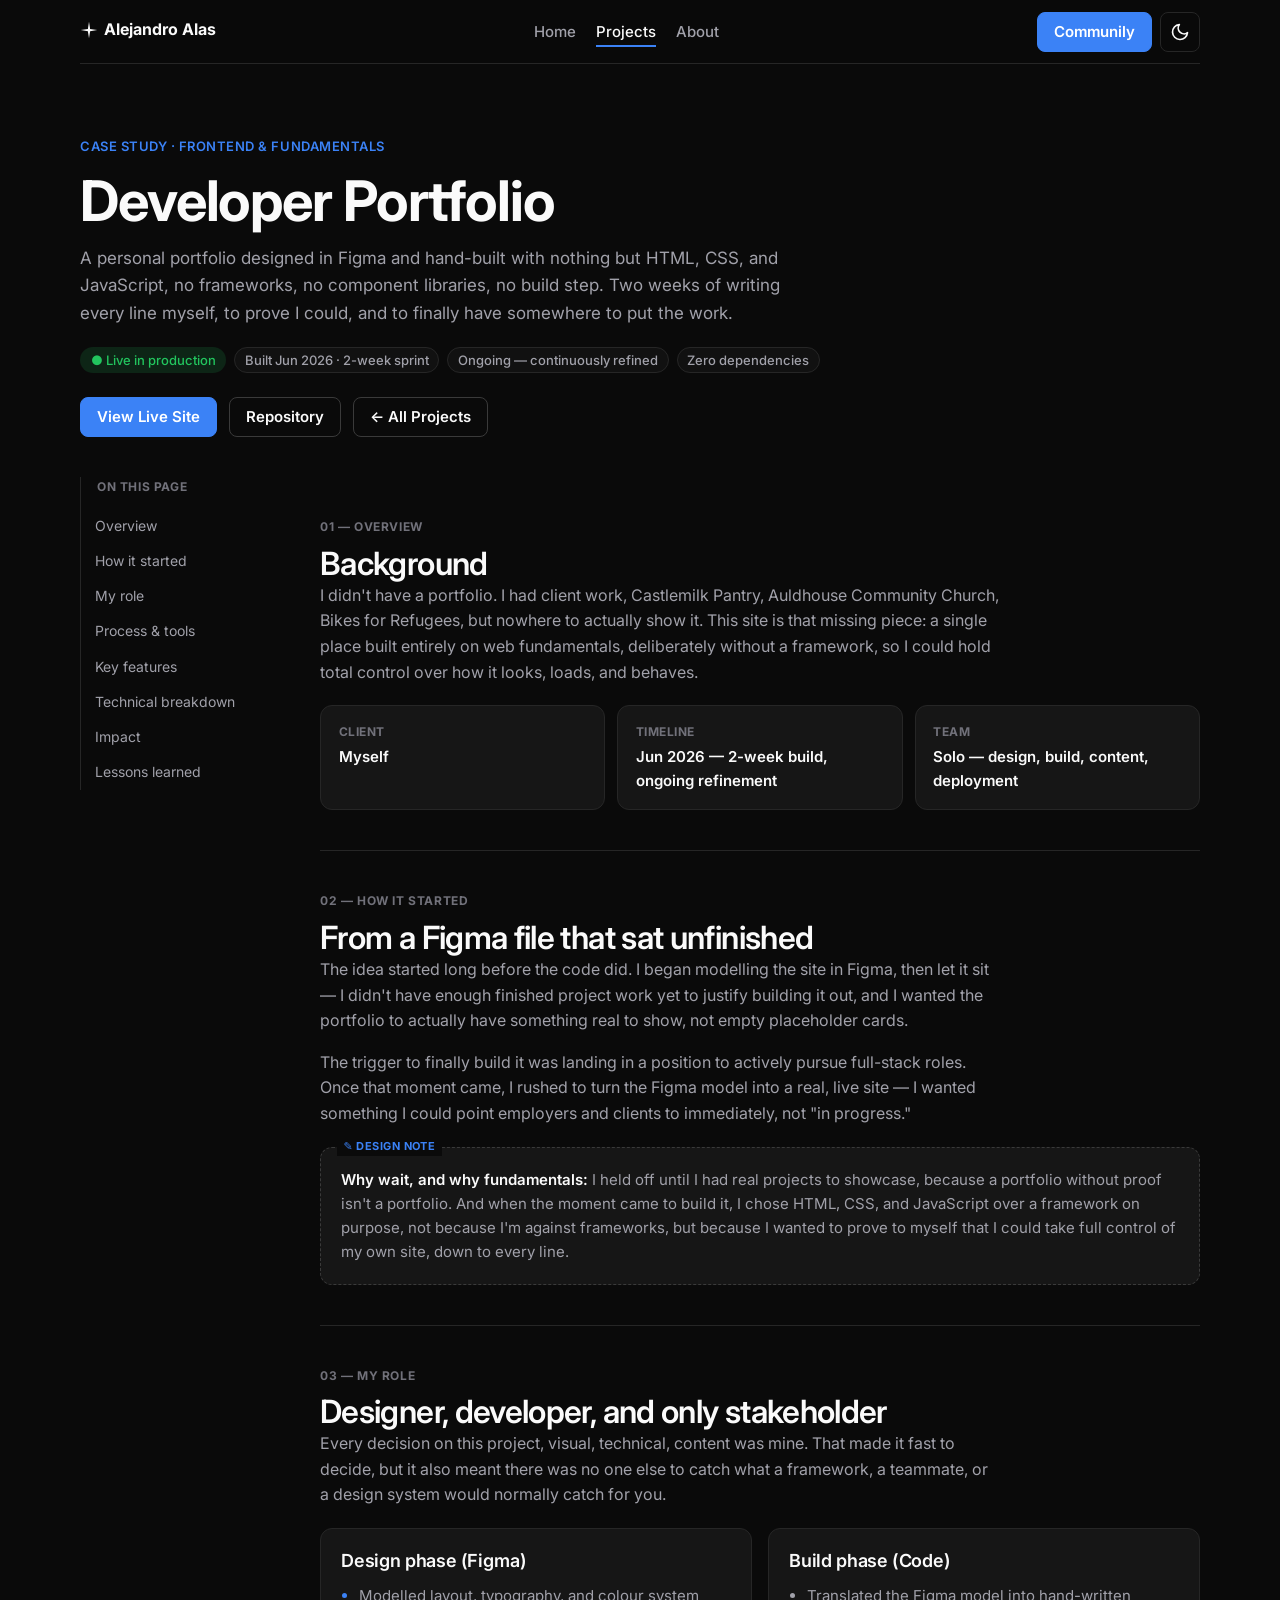
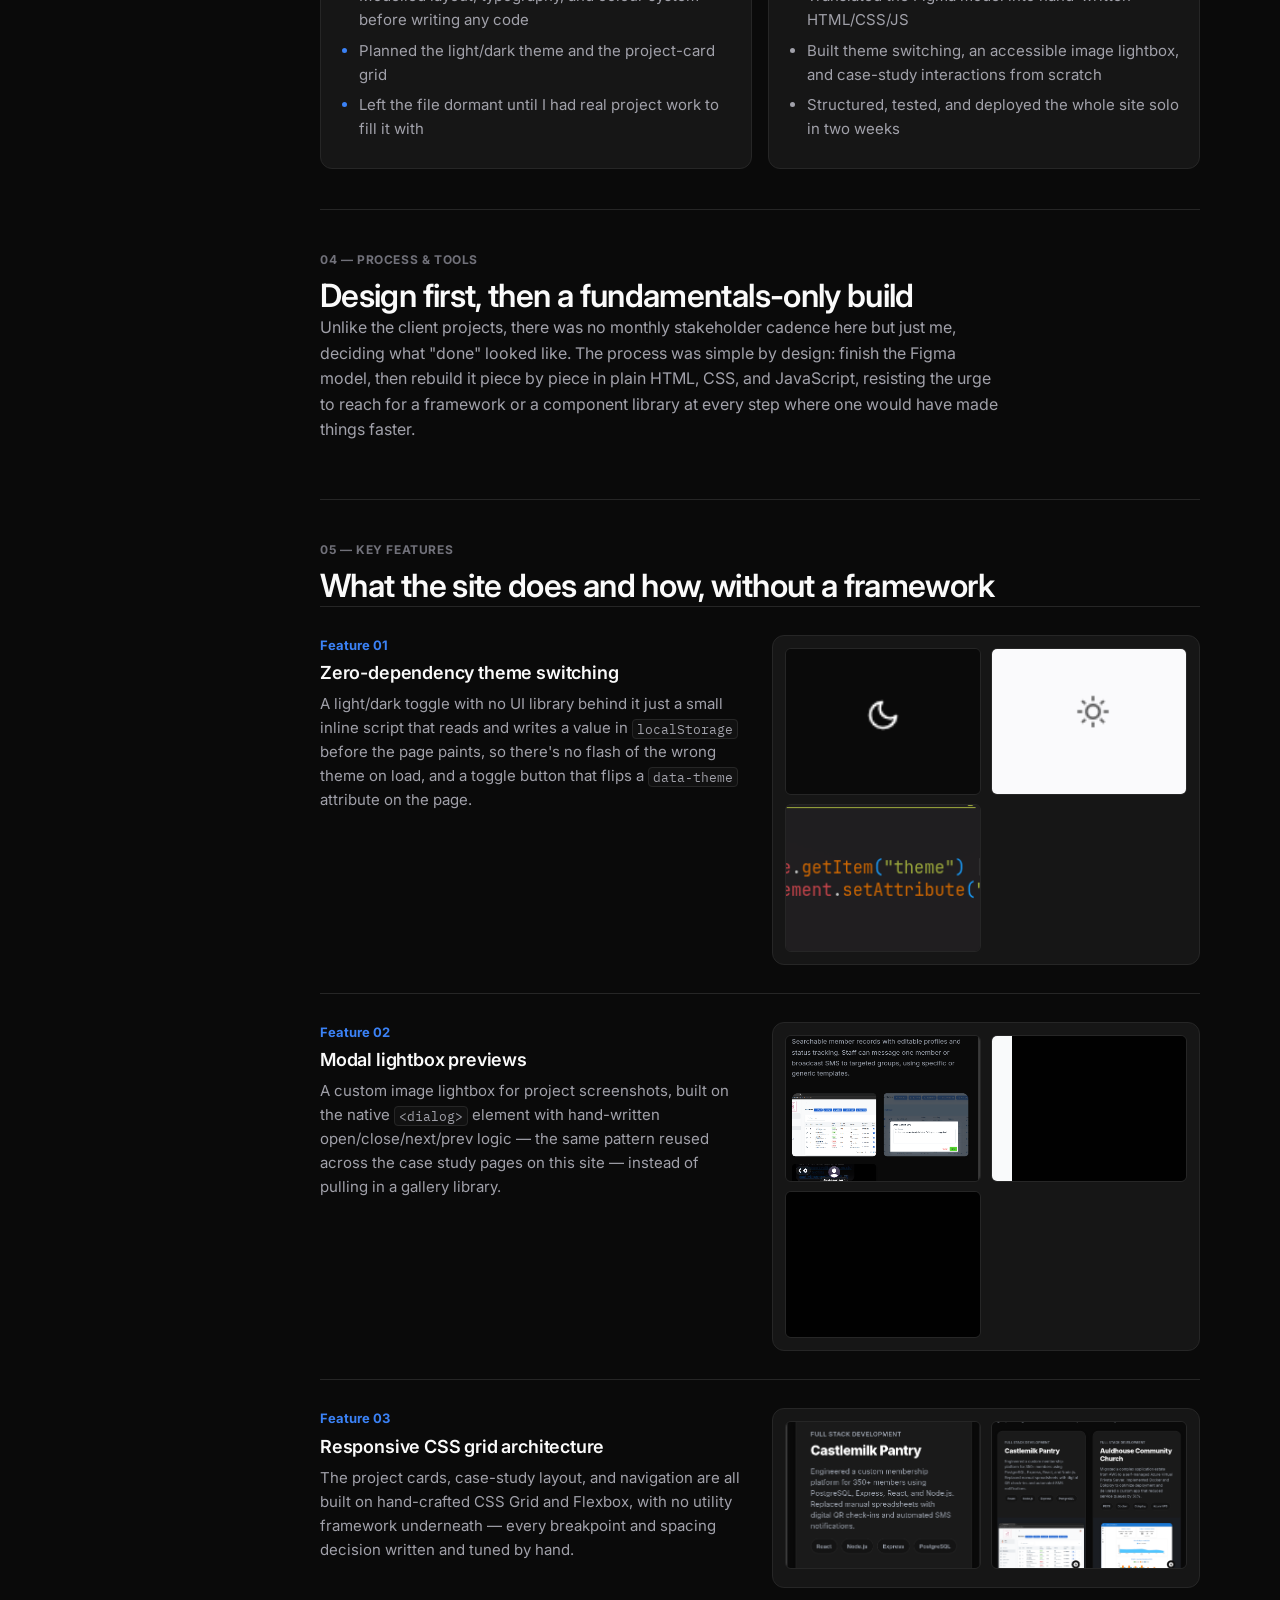
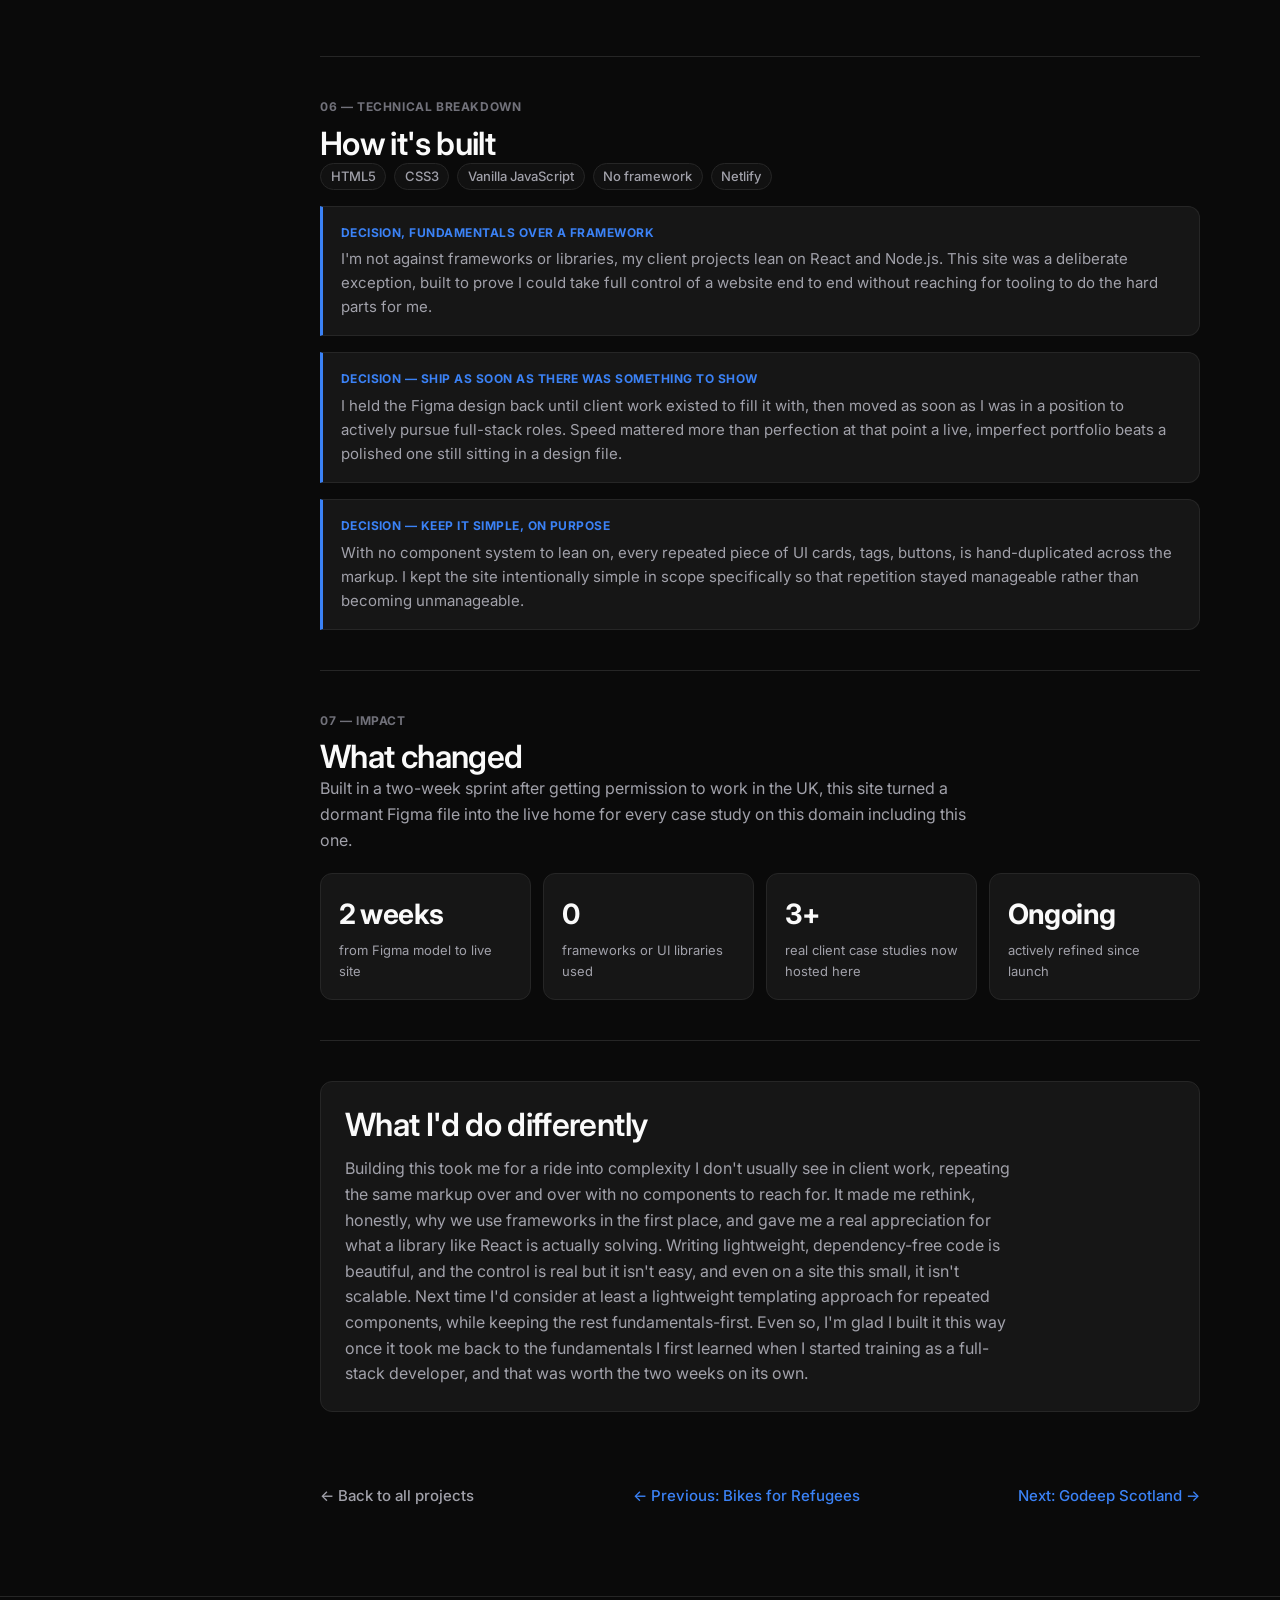
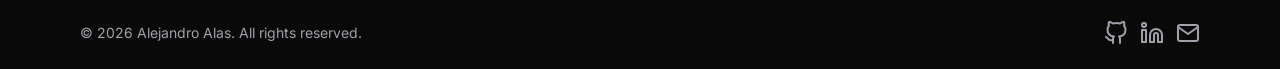
<file: project-developer-portfolio.html>
<!doctype html>
<html lang="en" data-theme="dark">
  <head>
    <meta charset="UTF-8" />
    <link rel="icon" href="/assets/favicon.svg" type="image/svg+xml" />
    <script>
      (function () {
        var t = localStorage.getItem("theme") || "dark";
        document.documentElement.setAttribute("data-theme", t);
        document.documentElement.classList.add("js");
      })();
    </script>
    <meta name="viewport" content="width=device-width, initial-scale=1.0" />
    <meta
      name="description"
      content="Case study: building a zero-dependency developer portfolio from a Figma model using only HTML, CSS, and JavaScript fundamentals, in two weeks."
    />
    <title>Developer Portfolio — Case Study | Alejandro Alas</title>
    <link
      rel="canonical"
      href="https://aalas-dev.netlify.app/project-developer-portfolio.html"
    />
    <meta property="og:type" content="article" />
    <meta
      property="og:title"
      content="Developer Portfolio — Case Study | Alejandro Alas"
    />
    <meta
      property="og:description"
      content="Building a zero-dependency developer portfolio from a Figma model using only HTML, CSS, and JavaScript fundamentals, in two weeks."
    />
    <meta
      property="og:url"
      content="https://aalas-dev.netlify.app/project-developer-portfolio.html"
    />
    <meta
      property="og:image"
      content="https://aalas-dev.netlify.app/assets/og-image.png"
    />
    <meta name="twitter:card" content="summary_large_image" />
    <link rel="stylesheet" href="/css/style.css?v=5" />
    <link rel="preconnect" href="https://fonts.googleapis.com" />
    <link
      href="https://fonts.googleapis.com/css2?family=Inter:wght@400;500;600;700;800&family=IBM+Plex+Mono:wght@400;500;600&display=swap"
      rel="stylesheet"
    />
  </head>

  <body>
        <a class="skip-link" href="#main">Skip to content</a>
<!-- Template Header -->
    <header class="navbar">
      <div class="logo">
        <a href="/index.html"><svg class="logo-mark" xmlns="http://www.w3.org/2000/svg" viewBox="0 0 24 24" width="18" height="18" fill="currentColor" aria-hidden="true"><path d="M12 1L13.5 10.5L23 12L13.5 13.5L12 23L10.5 13.5L1 12L10.5 10.5Z"/></svg>Alejandro Alas</a>
      </div>
      <nav class="nav-links">
        <a href="/index.html">Home</a>
        <a href="/projects.html" class="active">Projects</a>
        <a href="/about.html">About</a>
      </nav>
      <div class="nav-controls">
            <a href="/communily.html" class="btn primary nav-communily-btn">Communily</a>
        <button
          id="theme-toggle"
          class="theme-btn"
          aria-label="Toggle light and dark theme"
        >
          <span class="theme-icon">
            <svg
              xmlns="http://www.w3.org/2000/svg"
              width="20"
              height="20"
              viewBox="0 0 24 24"
              fill="none"
              stroke="currentColor"
              stroke-width="2"
              stroke-linecap="round"
              stroke-linejoin="round"
            >
              <path d="M21 12.79A9 9 0 1 1 11.21 3 7 7 0 0 0 21 12.79z"></path>
            </svg>
          </span>
        </button>

        <button class="hamburger" aria-label="Menu">
          <svg
            xmlns="http://www.w3.org/2000/svg"
            width="24"
            height="24"
            viewBox="0 0 24 24"
            fill="none"
            stroke="currentColor"
            stroke-width="2"
            stroke-linecap="round"
            stroke-linejoin="round"
          >
            <line x1="4" y1="9" x2="20" y2="9"></line>
            <line x1="4" y1="15" x2="20" y2="15"></line>
          </svg>
        </button>
      </div>
    </header>

    <!-- Case Study Content -->
    <div class="wrap case-study">
      <div class="hero reveal">
        <div class="eyebrow">Case Study · Frontend & Fundamentals</div>
        <h1>Developer Portfolio</h1>
        <p class="tagline">
          A personal portfolio designed in Figma and hand-built with nothing but
          HTML, CSS, and JavaScript, no frameworks, no component libraries, no
          build step. Two weeks of writing every line myself, to prove I could,
          and to finally have somewhere to put the work.
        </p>
        <div class="status-row">
          <span class="badge live">● Live in production</span>
          <span class="badge">Built Jun 2026 · 2-week sprint</span>
          <span class="badge">Ongoing — continuously refined</span>
          <span class="badge">Zero dependencies</span>
        </div>
        <div class="hero-actions">
          <a
            href="https://aalas-dev.netlify.app/"
            target="_blank"
            class="btn primary" rel="noopener noreferrer">View Live Site</a
          >
          <a
            href="https://github.com/aalassv/alejandro-alas-portfolio"
            class="btn secondary"
            target="_blank" rel="noopener noreferrer">Repository</a
          >
          <a href="/projects.html" class="btn secondary">← All Projects</a>
        </div>
      </div>

      <div class="page-grid">
        <nav class="rail">
          <div class="rail-title">On this page</div>
          <a href="#overview">Overview</a>
          <a href="#origin">How it started</a>
          <a href="#role">My role</a>
          <a href="#process">Process &amp; tools</a>
          <a href="#features">Key features</a>
          <a href="#technical">Technical breakdown</a>
          <a href="#impact">Impact</a>
          <a href="#reflection">Lessons learned</a>
        </nav>

        <main id="main">
          <section id="overview">
            <div class="section-label">01 — Overview</div>
            <h2>Background</h2>
            <p class="lede">
              I didn't have a portfolio. I had client work, Castlemilk Pantry,
              Auldhouse Community Church, Bikes for Refugees, but nowhere to
              actually show it. This site is that missing piece: a single place
              built entirely on web fundamentals, deliberately without a
              framework, so I could hold total control over how it looks, loads,
              and behaves.
            </p>
            <div class="meta-grid" data-reveal-stagger>
              <div class="meta-card reveal">
                <div class="k">Client</div>
                <div class="v">Myself</div>
              </div>
              <div class="meta-card reveal">
                <div class="k">Timeline</div>
                <div class="v">Jun 2026 — 2-week build, ongoing refinement</div>
              </div>
              <div class="meta-card reveal">
                <div class="k">Team</div>
                <div class="v">Solo — design, build, content, deployment</div>
              </div>
            </div>
          </section>

          <section id="origin">
            <div class="section-label">02 — How It Started</div>
            <h2>From a Figma file that sat unfinished</h2>
            <p class="lede">
              The idea started long before the code did. I began modelling the
              site in Figma, then let it sit — I didn't have enough finished
              project work yet to justify building it out, and I wanted the
              portfolio to actually have something real to show, not empty
              placeholder cards.
            </p>
            <p class="lede" style="margin-top: 14px">
              The trigger to finally build it was landing in a position to
              actively pursue full-stack roles. Once that moment came, I rushed
              to turn the Figma model into a real, live site — I wanted
              something I could point employers and clients to immediately, not
              "in progress."
            </p>

            <div class="sketch-note">
              <p>
                <strong style="color: var(--text)"
                  >Why wait, and why fundamentals:</strong
                >
                I held off until I had real projects to showcase, because a
                portfolio without proof isn't a portfolio. And when the moment
                came to build it, I chose HTML, CSS, and JavaScript over a
                framework on purpose, not because I'm against frameworks, but
                because I wanted to prove to myself that I could take full
                control of my own site, down to every line.
              </p>
            </div>
          </section>

          <section id="role">
            <div class="section-label">03 — My Role</div>
            <h2>Designer, developer, and only stakeholder</h2>
            <p class="lede">
              Every decision on this project, visual, technical, content was
              mine. That made it fast to decide, but it also meant there was no
              one else to catch what a framework, a teammate, or a design system
              would normally catch for you.
            </p>
            <div class="role-split">
              <div class="role-card mine">
                <h3>Design phase (Figma)</h3>
                <ul>
                  <li>
                    Modelled layout, typography, and colour system before
                    writing any code
                  </li>
                  <li>
                    Planned the light/dark theme and the project-card grid
                  </li>
                  <li>
                    Left the file dormant until I had real project work to fill
                    it with
                  </li>
                </ul>
              </div>
              <div class="role-card theirs">
                <h3>Build phase (Code)</h3>
                <ul>
                  <li>
                    Translated the Figma model into hand-written HTML/CSS/JS
                  </li>
                  <li>
                    Built theme switching, an accessible image lightbox, and
                    case-study interactions from scratch
                  </li>
                  <li>
                    Structured, tested, and deployed the whole site solo in two
                    weeks
                  </li>
                </ul>
              </div>
            </div>
          </section>

          <section id="process">
            <div class="section-label">04 — Process &amp; Tools</div>
            <h2>Design first, then a fundamentals-only build</h2>
            <p class="lede">
              Unlike the client projects, there was no monthly stakeholder
              cadence here but just me, deciding what "done" looked like. The
              process was simple by design: finish the Figma model, then rebuild
              it piece by piece in plain HTML, CSS, and JavaScript, resisting
              the urge to reach for a framework or a component library at every
              step where one would have made things faster.
            </p>
          </section>

          <section id="features">
            <div class="section-label">05 — Key Features</div>
            <h2>What the site does and how, without a framework</h2>

            <div class="feature reveal">
              <div>
                <div class="feature-num">Feature 01</div>
                <h3>Zero-dependency theme switching</h3>
                <p>
                  A light/dark toggle with no UI library behind it just a small
                  inline script that reads and writes a value in
                  <code>localStorage</code> before the page paints, so there's
                  no flash of the wrong theme on load, and a toggle button that
                  flips a <code>data-theme</code> attribute on the page.
                </p>
              </div>
              <div class="feature-media thumbnail-grid">
                <img
                  loading="lazy"
                  decoding="async"
                  src="/assets/images/Portfolio/toggle-button-dark-icon-to-switch-theme.png"
                  alt="Toggle button dark icon to switch theme"
                  class="zoomable-image"
                />
                <img
                  loading="lazy"
                  decoding="async"
                  src="/assets/images/Portfolio/toggle-button-light-icon-to-switch-theme.png"
                  alt="Toggle button light icon to switch theme"
                  class="zoomable-image"
                />
                <img
                  loading="lazy"
                  decoding="async"
                  src="/assets/images/Portfolio/Portfolio-script.png"
                  alt="Piece of JavaScript code that handles the theme switching logic"
                  class="zoomable-image"
                />
              </div>
            </div>

            <div class="feature reveal">
              <div>
                <div class="feature-num">Feature 02</div>
                <h3>Modal lightbox previews</h3>
                <p>
                  A custom image lightbox for project screenshots, built on the
                  native <code>&lt;dialog&gt;</code> element with hand-written
                  open/close/next/prev logic — the same pattern reused across
                  the case study pages on this site — instead of pulling in a
                  gallery library.
                </p>
              </div>
              <div class="feature-media thumbnail-grid">
                <img
                  loading="lazy"
                  decoding="async"
                  src="/assets/images/Portfolio/Modal-lightbox-previews.png"
                  alt="Modal lightbox previews of the portfolio project cards"
                  class="zoomable-image"
                />
                <img
                  loading="lazy"
                  decoding="async"
                  src="/assets/images/Portfolio/arrow-icon-to-next-image.png"
                  alt="Arrow icon to next image in the modal lightbox"
                  class="zoomable-image"
                />
                <img
                  loading="lazy"
                  decoding="async"
                  src="/assets/images/Portfolio/arrow-icon-to-previous-image.png"
                  alt="Arrow icon to previous image in the modal lightbox"
                  class="zoomable-image"
                />
              </div>
            </div>

            <div class="feature reveal">
              <div>
                <div class="feature-num">Feature 03</div>
                <h3>Responsive CSS grid architecture</h3>
                <p>
                  The project cards, case-study layout, and navigation are all
                  built on hand-crafted CSS Grid and Flexbox, with no utility
                  framework underneath — every breakpoint and spacing decision
                  written and tuned by hand.
                </p>
              </div>

              <div class="feature-media thumbnail-grid">
                <img
                  loading="lazy"
                  decoding="async"
                  src="/assets/images/Portfolio/Mobile-portfolio-cards-feature-04.png"
                  alt="Mobile view of the portfolio project cards"
                  class="zoomable-image"
                />
                <img
                  loading="lazy"
                  decoding="async"
                  src="/assets/images/Portfolio/Desktop-portfolio-cards-feature-04.png"
                  alt="Desktop view of the portfolio project cards"
                  class="zoomable-image"
                />
              </div>
            </div>
          </section>

          <section id="technical">
            <div class="section-label">06 — Technical Breakdown</div>
            <h2>How it's built</h2>
            <div class="tag-row">
              <span class="tag">HTML5</span>
              <span class="tag">CSS3</span>
              <span class="tag">Vanilla JavaScript</span>
              <span class="tag">No framework</span>
              <span class="tag">Netlify</span>
            </div>

            <div class="decision">
              <div class="k">Decision, Fundamentals over a framework</div>
              <p>
                I'm not against frameworks or libraries, my client projects
                lean on React and Node.js. This site was a deliberate exception,
                built to prove I could take full control of a website end to end
                without reaching for tooling to do the hard parts for me.
              </p>
            </div>
            <div class="decision">
              <div class="k">
                Decision — Ship as soon as there was something to show
              </div>
              <p>
                I held the Figma design back until client work existed to fill
                it with, then moved as soon as I was in a position to actively
                pursue full-stack roles. Speed mattered more than perfection at
                that point a live, imperfect portfolio beats a polished one
                still sitting in a design file.
              </p>
            </div>
            <div class="decision">
              <div class="k">Decision — Keep it simple, on purpose</div>
              <p>
                With no component system to lean on, every repeated piece of UI
                cards, tags, buttons, is hand-duplicated across the markup. I
                kept the site intentionally simple in scope specifically so that
                repetition stayed manageable rather than becoming unmanageable.
              </p>
            </div>
          </section>

          <section id="impact">
            <div class="section-label">07 — Impact</div>
            <h2>What changed</h2>
            <p class="lede">
              Built in a two-week sprint after getting permission to work in the
              UK, this site turned a dormant Figma file into the live home for
              every case study on this domain including this one.
            </p>
            <div class="impact-grid" data-reveal-stagger>
              <div class="impact-stat reveal">
                <div class="num">2 weeks</div>
                <div class="label">from Figma model to live site</div>
              </div>
              <div class="impact-stat reveal">
                <div class="num">0</div>
                <div class="label">frameworks or UI libraries used</div>
              </div>
              <div class="impact-stat reveal">
                <div class="num">3+</div>
                <div class="label">
                  real client case studies now hosted here
                </div>
              </div>
              <div class="impact-stat reveal">
                <div class="num">Ongoing</div>
                <div class="label">actively refined since launch</div>
              </div>
            </div>
          </section>

          <section id="reflection" style="border-bottom: none">
            <div class="reflection">
              <h2>What I'd do differently</h2>
              <p>
                Building this took me for a ride into complexity I don't usually
                see in client work, repeating the same markup over and over
                with no components to reach for. It made me rethink, honestly,
                why we use frameworks in the first place, and gave me a real
                appreciation for what a library like React is actually solving.
                Writing lightweight, dependency-free code is beautiful, and the
                control is real but it isn't easy, and even on a site this
                small, it isn't scalable. Next time I'd consider at least a
                lightweight templating approach for repeated components, while
                keeping the rest fundamentals-first. Even so, I'm glad I built
                it this way once it took me back to the fundamentals I first
                learned when I started training as a full-stack developer, and
                that was worth the two weeks on its own.
              </p>
            </div>
          </section>

          <div class="footer-nav">
            <a href="/projects.html" class="back">← Back to all projects</a>
            <a href="/project-bike-for-refugees.html"
              >← Previous: Bikes for Refugees</a
            >
            <a href="https://godeepscotland.co.uk" class="next"
              >Next: Godeep Scotland →</a
            >
          </div>
        </main>
      </div>
    </div>

    <dialog id="image-modal" class="lightbox full-screen-lightbox">
      <button id="close-modal" aria-label="Close image">✕</button>
      <button id="prev-btn" class="nav-arrow" aria-label="Previous image">
        ❮
      </button>
      <button id="next-btn" class="nav-arrow" aria-label="Next image">❯</button>
      <div class="modal-track" id="modal-track"></div>
    </dialog>

    <dialog id="feature-dialog" class="custom-dialog">
      <div class="dialog-content">
        <h3 id="dialog-title">Feature Notice</h3>
        <p id="dialog-message">
          This feature is currently being built and will be available soon.
        </p>
        <button id="close-feature-dialog" class="btn primary">Got it</button>
      </div>
    </dialog>
    <footer class="footer">
      <div class="footer-content">
        <p>© 2026 Alejandro Alas. All rights reserved.</p>
        <div class="social-links">
          <a
            href="https://github.com/aalassv"
            target="_blank"
            aria-label="GitHub" rel="noopener noreferrer">
            <svg
              xmlns="http://www.w3.org/2000/svg"
              width="24"
              height="24"
              viewBox="0 0 24 24"
              fill="none"
              stroke="currentColor"
              stroke-width="2"
              stroke-linecap="round"
              stroke-linejoin="round"
            >
              <path
                d="M9 19c-5 1.5-5-2.5-7-3m14 6v-3.87a3.37 3.37 0 0 0-.94-2.61c3.14-.35 6.44-1.54 6.44-7A5.44 5.44 0 0 0 20 4.77 5.07 5.07 0 0 0 19.91 1S18.73.65 16 2.48a13.38 13.38 0 0 0-7 0C6.27.65 5.09 1 5.09 1A5.07 5.07 0 0 0 5 4.77a5.44 5.44 0 0 0-1.5 3.78c0 5.42 3.3 6.61 6.44 7A3.37 3.37 0 0 0 9 18.13V22"
              ></path>
            </svg>
          </a>
          <a
            href="https://www.linkedin.com/in/alejandro-alas-/"
            target="_blank"
            aria-label="LinkedIn" rel="noopener noreferrer">
            <svg
              xmlns="http://www.w3.org/2000/svg"
              width="24"
              height="24"
              viewBox="0 0 24 24"
              fill="none"
              stroke="currentColor"
              stroke-width="2"
              stroke-linecap="round"
              stroke-linejoin="round"
            >
              <path
                d="M16 8a6 6 0 0 1 6 6v7h-4v-7a2 2 0 0 0-2-2 2 2 0 0 0-2 2v7h-4v-7a6 6 0 0 1 6-6z"
              ></path>
              <rect x="2" y="9" width="4" height="12"></rect>
              <circle cx="4" cy="4" r="2"></circle>
            </svg>
          </a>
          <a href="mailto:a.alas.sv@gmail.com" aria-label="Email">
            <svg
              xmlns="http://www.w3.org/2000/svg"
              width="24"
              height="24"
              viewBox="0 0 24 24"
              fill="none"
              stroke="currentColor"
              stroke-width="2"
              stroke-linecap="round"
              stroke-linejoin="round"
            >
              <path
                d="M4 4h16c1.1 0 2 .9 2 2v12c0 1.1-.9 2-2 2H4c-1.1 0-2-.9-2-2V6c0-1.1.9-2 2-2z"
              ></path>
              <polyline points="22,6 12,13 2,6"></polyline>
            </svg>
          </a>
        </div>
      </div>
    </footer>
    <script src="/js/main.js?v=5"></script>
  </body>
</html>
</file>
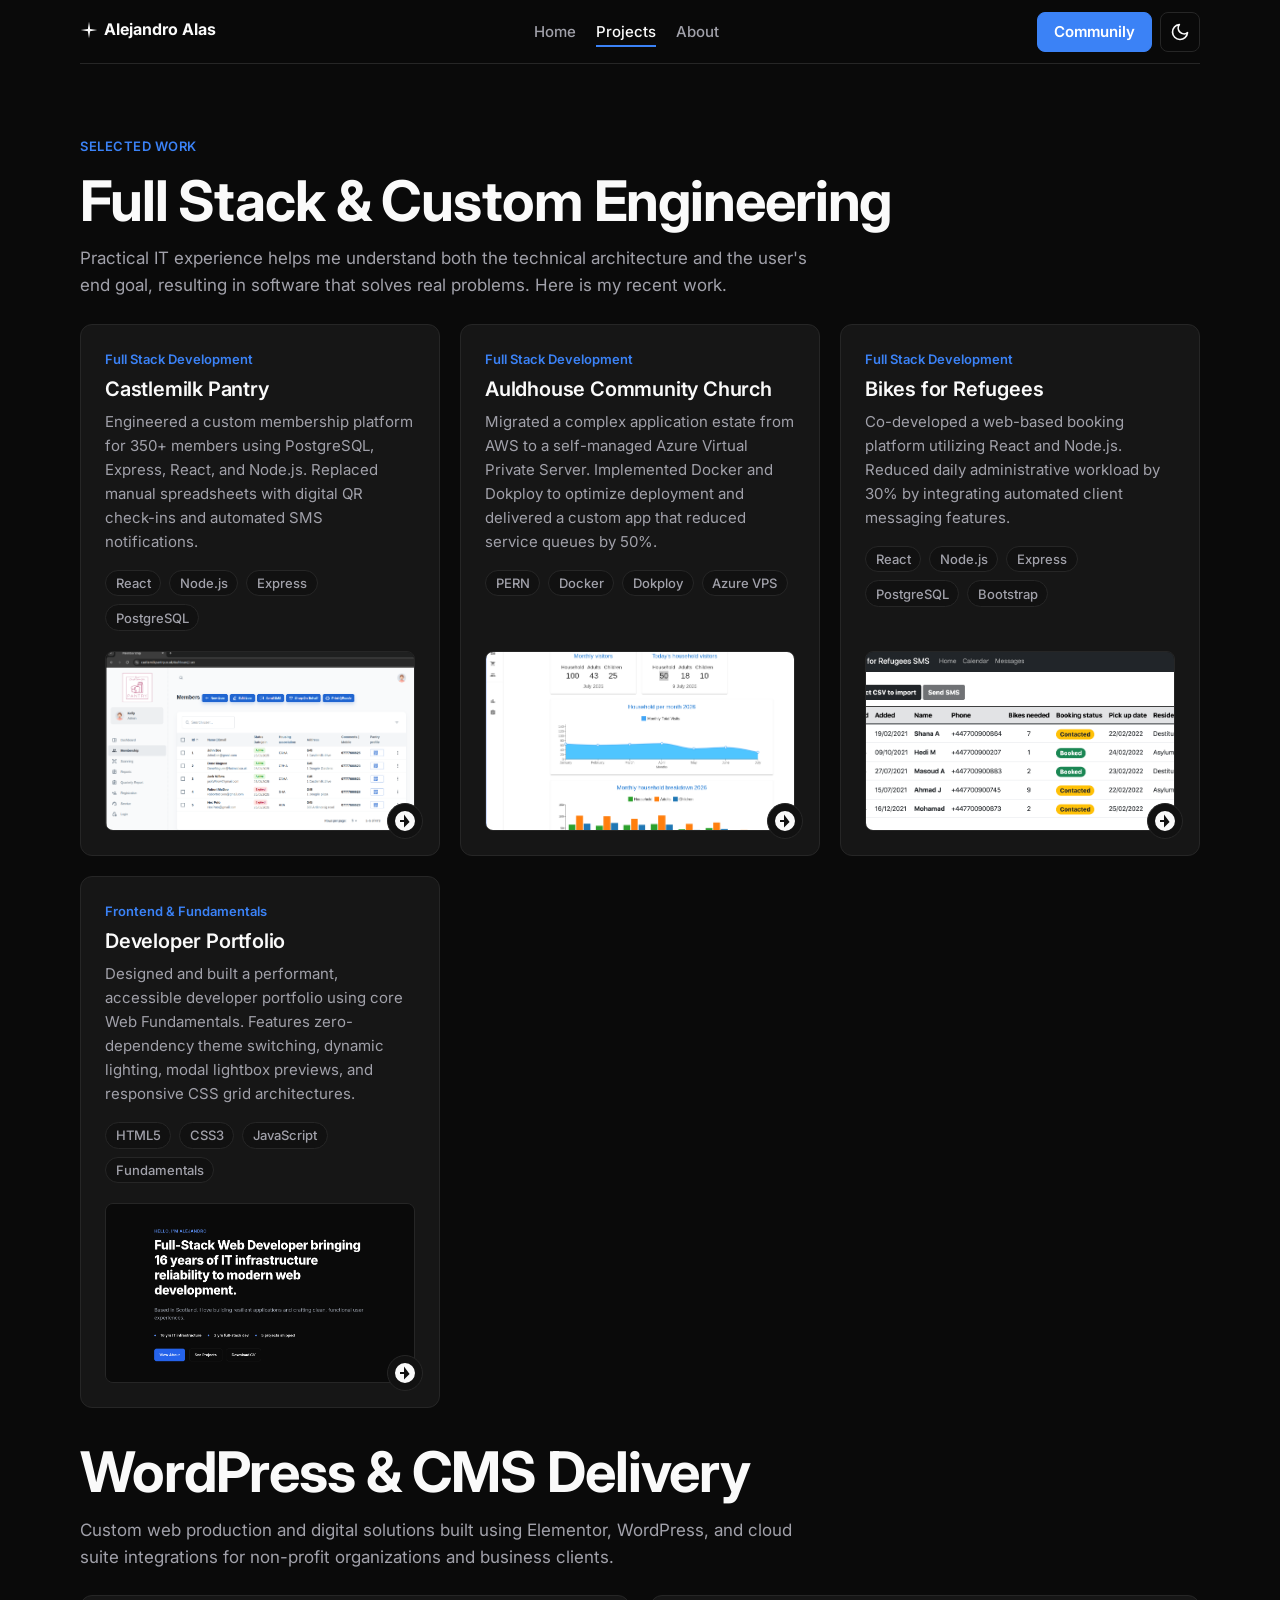
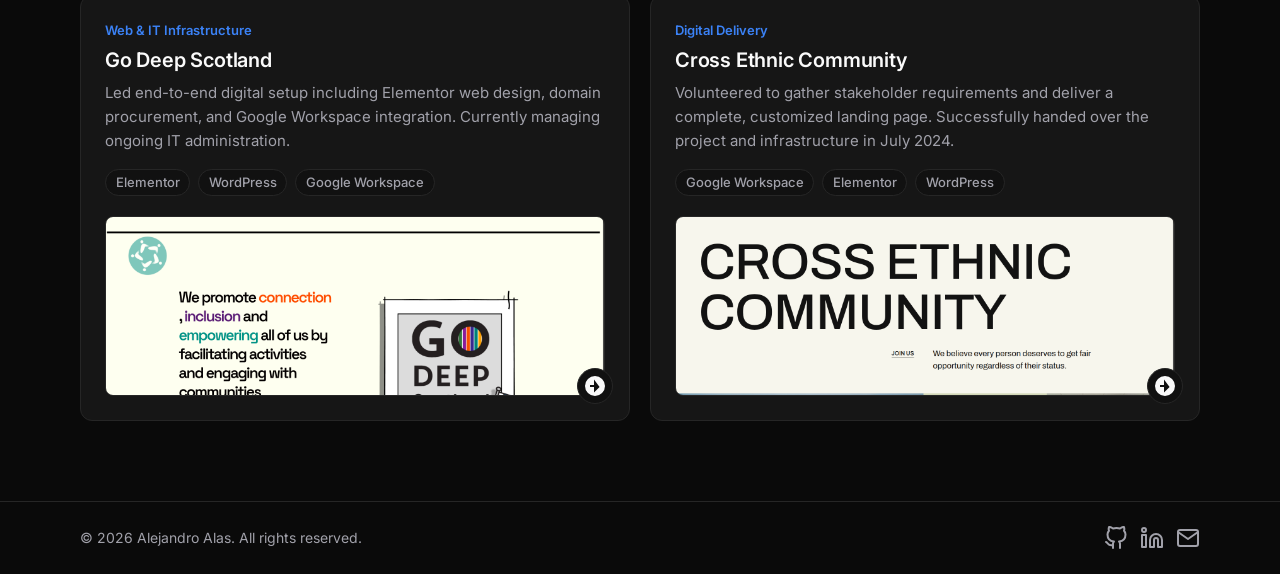
<file: projects.html>
<!DOCTYPE html>
<html lang="en" data-theme="dark">

<head>
    <meta charset="UTF-8">
    <link rel="icon" href="/assets/favicon.svg" type="image/svg+xml">
    <script>
        (function () {
            var t = localStorage.getItem("theme") || "dark";
            document.documentElement.setAttribute("data-theme", t);
        document.documentElement.classList.add("js");
        })();
    </script>
    <meta name="viewport" content="width=device-width, initial-scale=1.0">
    <meta name="description"
        content="Selected software engineering and full-stack development projects by Alejandro Alas, including membership platforms, booking systems, and infrastructure migrations.">
    <title>Projects | Alejandro Alas</title>
    <link rel="canonical" href="https://aalas-dev.netlify.app/projects.html">
    <meta property="og:type" content="website">
    <meta property="og:title" content="Projects | Alejandro Alas">
    <meta property="og:description"
        content="Selected software engineering and full-stack development projects by Alejandro Alas.">
    <meta property="og:url" content="https://aalas-dev.netlify.app/projects.html">
    <meta property="og:image" content="https://aalas-dev.netlify.app/assets/og-image.png">
    <meta name="twitter:card" content="summary_large_image">
    <link rel="stylesheet" href="/css/style.css?v=5">
    <link href="https://fonts.googleapis.com/css2?family=Inter:wght@400;600;800&display=swap" rel="stylesheet">
</head>

<body>
        <a class="skip-link" href="#main">Skip to content</a>
<header class="navbar">
        <div class="logo">
            <a href="/index.html"><svg class="logo-mark" xmlns="http://www.w3.org/2000/svg" viewBox="0 0 24 24" width="18" height="18" fill="currentColor" aria-hidden="true"><path d="M12 1L13.5 10.5L23 12L13.5 13.5L12 23L10.5 13.5L1 12L10.5 10.5Z"/></svg>Alejandro Alas</a>
        </div>
        <nav class="nav-links">
            <a href="/index.html">Home</a>
            <a href="/projects.html" class="active">Projects</a>
            <a href="/about.html">About</a>
        </nav>
        <div class="nav-controls">
            <a href="/communily.html" class="btn primary nav-communily-btn">Communily</a>
            <button id="theme-toggle" class="theme-btn" aria-label="Toggle light and dark theme">
                <span class="theme-icon">
                    <svg xmlns="http://www.w3.org/2000/svg" width="20" height="20" viewBox="0 0 24 24" fill="none"
                        stroke="currentColor" stroke-width="2" stroke-linecap="round" stroke-linejoin="round">
                        <path d="M21 12.79A9 9 0 1 1 11.21 3 7 7 0 0 0 21 12.79z"></path>
                    </svg>
                </span>
            </button>

            <button class="hamburger" aria-label="Menu">
                <svg xmlns="http://www.w3.org/2000/svg" width="24" height="24" viewBox="0 0 24 24" fill="none"
                    stroke="currentColor" stroke-width="2" stroke-linecap="round" stroke-linejoin="round">
                    <line x1="4" y1="9" x2="20" y2="9"></line>
                    <line x1="4" y1="15" x2="20" y2="15"></line>
                </svg>
            </button>
        </div>
    </header>
    <main id="main" class="projects-container">
        <p class="eyebrow reveal">Selected Work</p>
        <h1 class="page-title reveal">Full Stack &amp; Custom Engineering</h1>
        <p class="about-content reveal">
            Practical IT experience helps me understand both the technical architecture and the user's end goal,
            resulting in software that solves real problems. Here is my recent work.</p>
        <div class="projects-grid" data-reveal-stagger>

            <article class="apple-card reveal">
                <div class="card-content">
                    <span class="card-category">Full Stack Development</span>
                    <h3>Castlemilk Pantry</h3>
                    <p class="card-desc">
                        Engineered a custom membership platform for 350+ members using PostgreSQL, Express, React, and
                        Node.js. Replaced manual spreadsheets with digital QR check-ins and automated SMS notifications.
                    </p>
                    <div class="tech-tags">
                        <span class="tag">React</span>
                        <span class="tag">Node.js</span>
                        <span class="tag">Express</span>
                        <span class="tag">PostgreSQL</span>
                    </div>
                </div>
                <div class="card-image-wrapper">
                    <img loading="lazy" decoding="async" src="/assets/images/Members-database.png"
                        alt="Castlemilk Pantry mobile view" class="card-image">
                </div>
                <a href="/project-castlemilk-pantry.html" class="card-link-icon"
                    aria-label="View Castlemilk Pantry Case Study">
                    <svg xmlns="http://www.w3.org/2000/svg" width="24" height="24" viewBox="0 0 24 24"
                        fill="currentColor">
                        <path d="M12 2a10 10 0 1 0 10 10A10.011 10.011 0 0 0 12 2zm-1 14.59L5.41 11H11V7h2v4h5.59z"
                            transform="rotate(-90 12 12)" />
                    </svg>
                </a>
            </article>


            <article class="apple-card reveal">
                <div class="card-content">
                    <span class="card-category">Full Stack Development</span>
                    <h3>Auldhouse Community Church</h3>
                    <p class="card-desc">
                        Migrated a complex application estate from AWS to a self-managed Azure Virtual Private Server.
                        Implemented Docker and Dokploy to optimize deployment and delivered a custom app that reduced
                        service queues by 50%.
                    </p>
                    <div class="tech-tags">
                        <span class="tag">PERN</span>
                        <span class="tag">Docker</span>
                        <span class="tag">Dokploy</span>
                        <span class="tag">Azure VPS</span>
                    </div>
                </div>
                <div class="card-image-wrapper">
                    <img loading="lazy" decoding="async" src="/assets/images/Auldhouse/Dashboard.png"
                        alt="Auldhouse Community Church mobile view" class="card-image">
                </div>
                <a href="/project-auldhouse-community-church.html" class="card-link-icon"
                    aria-label="Auldhouse Community Church Study">
                    <svg xmlns="http://www.w3.org/2000/svg" width="24" height="24" viewBox="0 0 24 24"
                        fill="currentColor">
                        <path d="M12 2a10 10 0 1 0 10 10A10.011 10.011 0 0 0 12 2zm-1 14.59L5.41 11H11V7h2v4h5.59z"
                            transform="rotate(-90 12 12)" />
                    </svg>
                </a>
            </article>
            <article class="apple-card reveal">
                <div class="card-content">
                    <span class="card-category">Full Stack Development</span>
                    <h3>Bikes for Refugees</h3>
                    <p class="card-desc">
                        Co-developed a web-based booking platform utilizing React and Node.js. Reduced daily
                        administrative workload by 30% by integrating automated client messaging features.
                    </p>
                    <div class="tech-tags">
                        <span class="tag">React</span>
                        <span class="tag">Node.js</span>
                        <span class="tag">Express</span>
                        <span class="tag">PostgreSQL</span>
                        <span class="tag">Bootstrap</span>
                    </div>
                </div>
                <div class="card-image-wrapper">
                    <img loading="lazy" decoding="async" src="/assets/images/BikeForRefugees.png"
                        alt="Cross Ethnic Community mobile view" class="card-image">
                </div>
                <a href="/project-bike-for-refugees.html" class="card-link-icon"
                    aria-label="View Bike For Refugees Case Study">
                    <svg xmlns="http://www.w3.org/2000/svg" width="24" height="24" viewBox="0 0 24 24"
                        fill="currentColor">
                        <path d="M12 2a10 10 0 1 0 10 10A10.011 10.011 0 0 0 12 2zm-1 14.59L5.41 11H11V7h2v4h5.59z"
                            transform="rotate(-90 12 12)" />
                    </svg>
                </a>
            </article>

            <article class="apple-card reveal">
                <div class="card-content">
                    <span class="card-category">Frontend & Fundamentals</span>
                    <h3>Developer Portfolio</h3>
                    <p class="card-desc">
                        Designed and built a performant, accessible developer portfolio using core Web Fundamentals.
                        Features zero-dependency theme switching, dynamic lighting, modal lightbox previews, and
                        responsive CSS grid architectures.
                    </p>
                    <div class="tech-tags">
                        <span class="tag">HTML5</span>
                        <span class="tag">CSS3</span>
                        <span class="tag">JavaScript</span>
                        <span class="tag">Fundamentals</span>
                    </div>
                </div>
                <div class="card-image-wrapper">
                    <img loading="lazy" decoding="async" src="/assets/images/Portfolio/Portfolio.png" alt="Developer Portfolio preview"
                        class="card-image">
                </div>
                <a href="/project-developer-portfolio.html" class="card-link-icon"
                    aria-label="View Developer Portfolio Case Study">
                    <svg xmlns="http://www.w3.org/2000/svg" width="24" height="24" viewBox="0 0 24 24"
                        fill="currentColor">
                        <path d="M12 2a10 10 0 1 0 10 10A10.011 10.011 0 0 0 12 2zm-1 14.59L5.41 11H11V7h2v4h5.59z"
                            transform="rotate(-90 12 12)" />
                    </svg>
                </a>
            </article>
        </div>


        <h1 class="page-title reveal" style="padding-top:32px;">WordPress &amp; CMS Delivery</h1>
        <p class="about-content reveal">
            Custom web production and digital solutions built using Elementor, WordPress, and cloud suite integrations
            for non-profit organizations and business clients.</p>

        <div class="projects-grid" data-reveal-stagger>

            <article class="apple-card reveal">
                <div class="card-content">
                    <span class="card-category">Web & IT Infrastructure</span>
                    <h3>Go Deep Scotland</h3>
                    <p class="card-desc">
                        Led end-to-end digital setup including Elementor web design, domain procurement, and Google
                        Workspace integration. Currently managing ongoing IT administration.
                    </p>
                    <div class="tech-tags">
                        <span class="tag">Elementor</span>
                        <span class="tag">WordPress</span>
                        <span class="tag">Google Workspace</span>
                    </div>
                </div>
                <div class="card-image-wrapper">
                    <img loading="lazy" decoding="async" src="/assets/images/DesktopGoDeepScotland.png"
                        alt="Go Deep Scotland mobile view" class="card-image">
                </div>
                <a href="https://godeepscotland.co.uk/" target="_blank" class="card-link-icon"
                    aria-label="Visit Go Deep Scotland" rel="noopener noreferrer">
                    <svg xmlns="http://www.w3.org/2000/svg" width="24" height="24" viewBox="0 0 24 24"
                        fill="currentColor">
                        <path d="M12 2a10 10 0 1 0 10 10A10.011 10.011 0 0 0 12 2zm-1 14.59L5.41 11H11V7h2v4h5.59z"
                            transform="rotate(-90 12 12)" />
                    </svg>
                </a>
            </article>

            <article class="apple-card reveal">
                <div class="card-content">
                    <span class="card-category">Digital Delivery</span>
                    <h3>Cross Ethnic Community</h3>
                    <p class="card-desc">
                        Volunteered to gather stakeholder requirements and deliver a complete, customized landing page.
                        Successfully handed over the project and infrastructure in July 2024.
                    </p>
                    <div class="tech-tags">
                        <span class="tag">Google Workspace</span>
                        <span class="tag">Elementor</span>
                        <span class="tag">WordPress</span>
                    </div>
                </div>
                <div class="card-image-wrapper">
                    <img loading="lazy" decoding="async" src="/assets/images/desktopCrossEthnicCommunity.png"
                        alt="Cross Ethnic Community mobile view" class="card-image">
                </div>
                <a href="https://crossethnic.org.uk/" target="_blank" class="card-link-icon"
                    aria-label="Visit Cross Ethnic Community" rel="noopener noreferrer">
                    <svg xmlns="http://www.w3.org/2000/svg" width="24" height="24" viewBox="0 0 24 24"
                        fill="currentColor">
                        <path d="M12 2a10 10 0 1 0 10 10A10.011 10.011 0 0 0 12 2zm-1 14.59L5.41 11H11V7h2v4h5.59z"
                            transform="rotate(-90 12 12)" />
                    </svg>
                </a>
            </article>

        </div>
    </main>
    <footer class="footer">
        <div class="footer-content">
            <p>© 2026 Alejandro Alas. All rights reserved.</p>

            <div class="social-links">
                <a href="https://github.com/aalassv" target="_blank" aria-label="GitHub" rel="noopener noreferrer">
                    <svg xmlns="http://www.w3.org/2000/svg" width="24" height="24" viewBox="0 0 24 24" fill="none"
                        stroke="currentColor" stroke-width="2" stroke-linecap="round" stroke-linejoin="round">
                        <path
                            d="M9 19c-5 1.5-5-2.5-7-3m14 6v-3.87a3.37 3.37 0 0 0-.94-2.61c3.14-.35 6.44-1.54 6.44-7A5.44 5.44 0 0 0 20 4.77 5.07 5.07 0 0 0 19.91 1S18.73.65 16 2.48a13.38 13.38 0 0 0-7 0C6.27.65 5.09 1 5.09 1A5.07 5.07 0 0 0 5 4.77a5.44 5.44 0 0 0-1.5 3.78c0 5.42 3.3 6.61 6.44 7A3.37 3.37 0 0 0 9 18.13V22">
                        </path>
                    </svg>
                </a>
                <a href="https://www.linkedin.com/in/alejandro-alas-/" target="_blank" aria-label="LinkedIn" rel="noopener noreferrer">
                    <svg xmlns="http://www.w3.org/2000/svg" width="24" height="24" viewBox="0 0 24 24" fill="none"
                        stroke="currentColor" stroke-width="2" stroke-linecap="round" stroke-linejoin="round">
                        <path d="M16 8a6 6 0 0 1 6 6v7h-4v-7a2 2 0 0 0-2-2 2 2 0 0 0-2 2v7h-4v-7a6 6 0 0 1 6-6z"></path>
                        <rect x="2" y="9" width="4" height="12"></rect>
                        <circle cx="4" cy="4" r="2"></circle>
                    </svg>
                </a>
                <a href="mailto:a.alas.sv@gmail.com" aria-label="Email">
                    <svg xmlns="http://www.w3.org/2000/svg" width="24" height="24" viewBox="0 0 24 24" fill="none"
                        stroke="currentColor" stroke-width="2" stroke-linecap="round" stroke-linejoin="round">
                        <path d="M4 4h16c1.1 0 2 .9 2 2v12c0 1.1-.9 2-2 2H4c-1.1 0-2-.9-2-2V6c0-1.1.9-2 2-2z"></path>
                        <polyline points="22,6 12,13 2,6"></polyline>
                    </svg>
                </a>
            </div>
        </div>
    </footer>
    <script src="/js/main.js?v=5"></script>
</body>

</html>
</file>
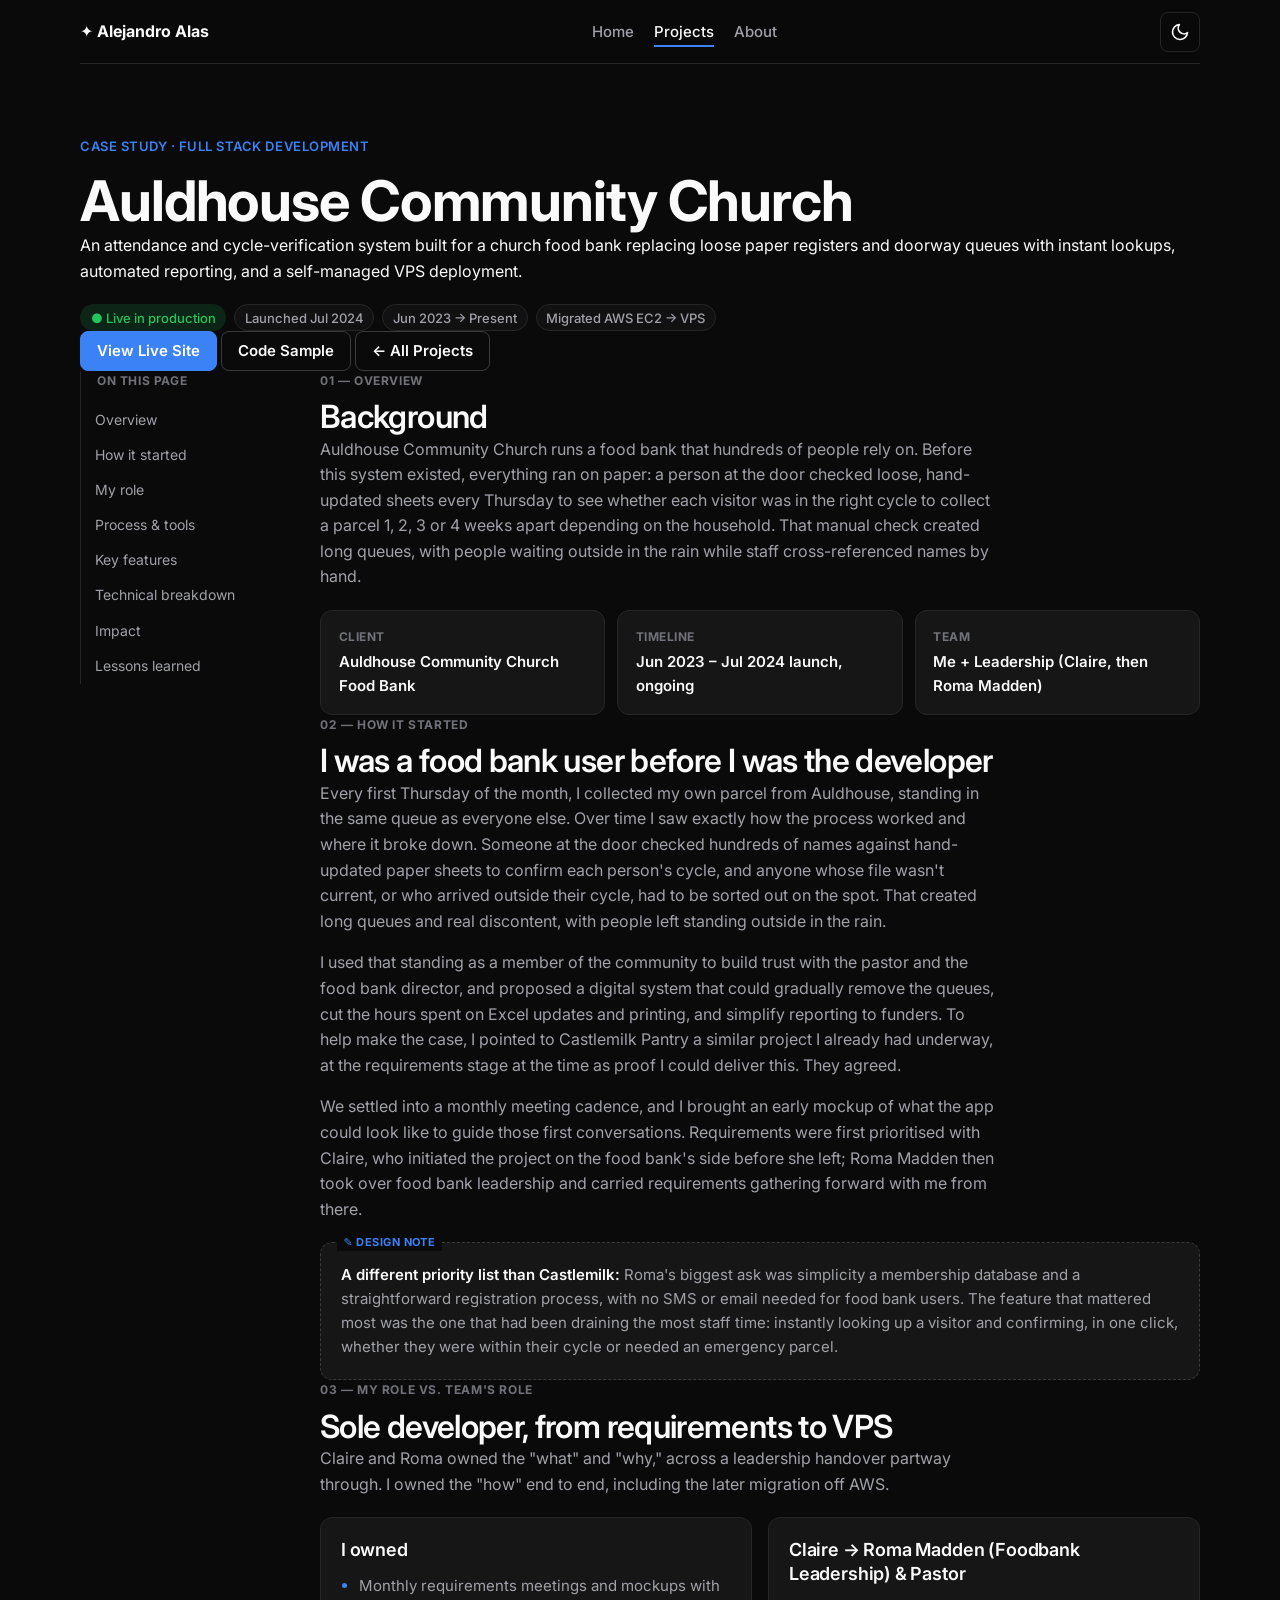
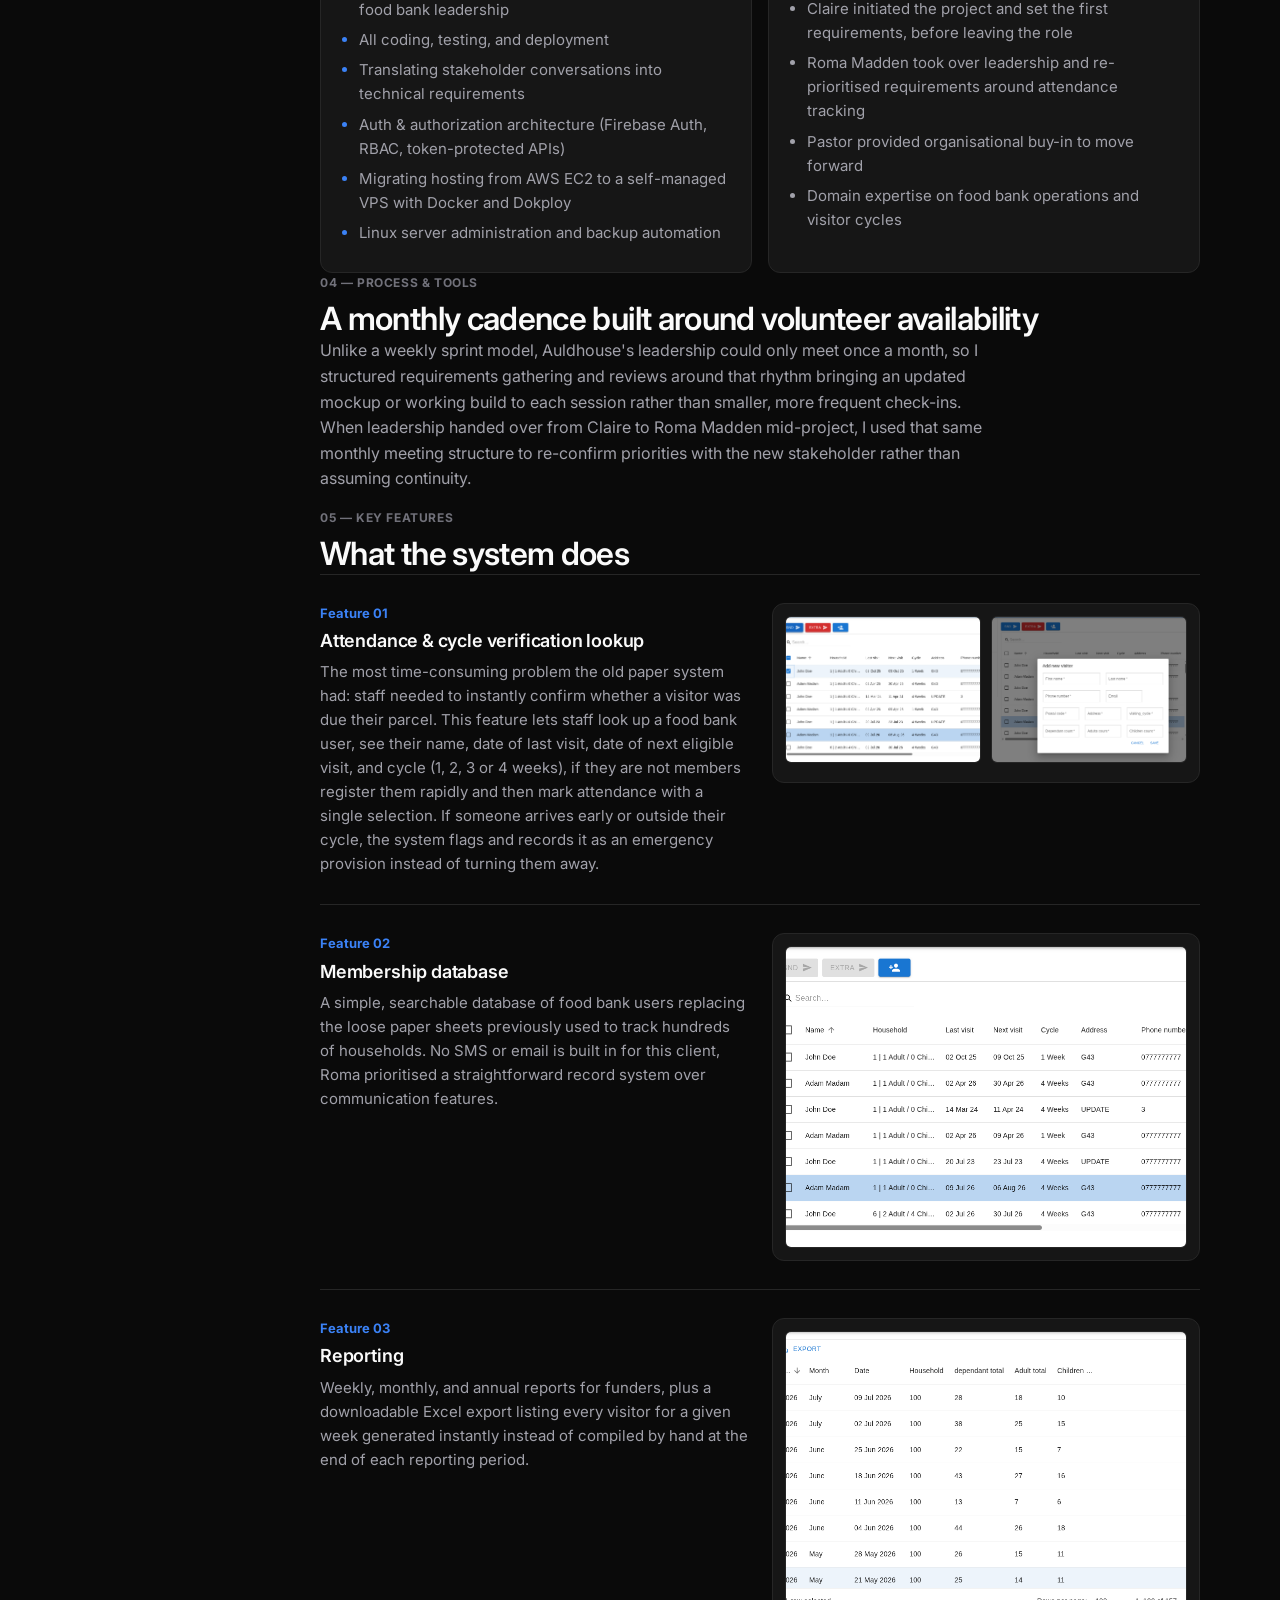
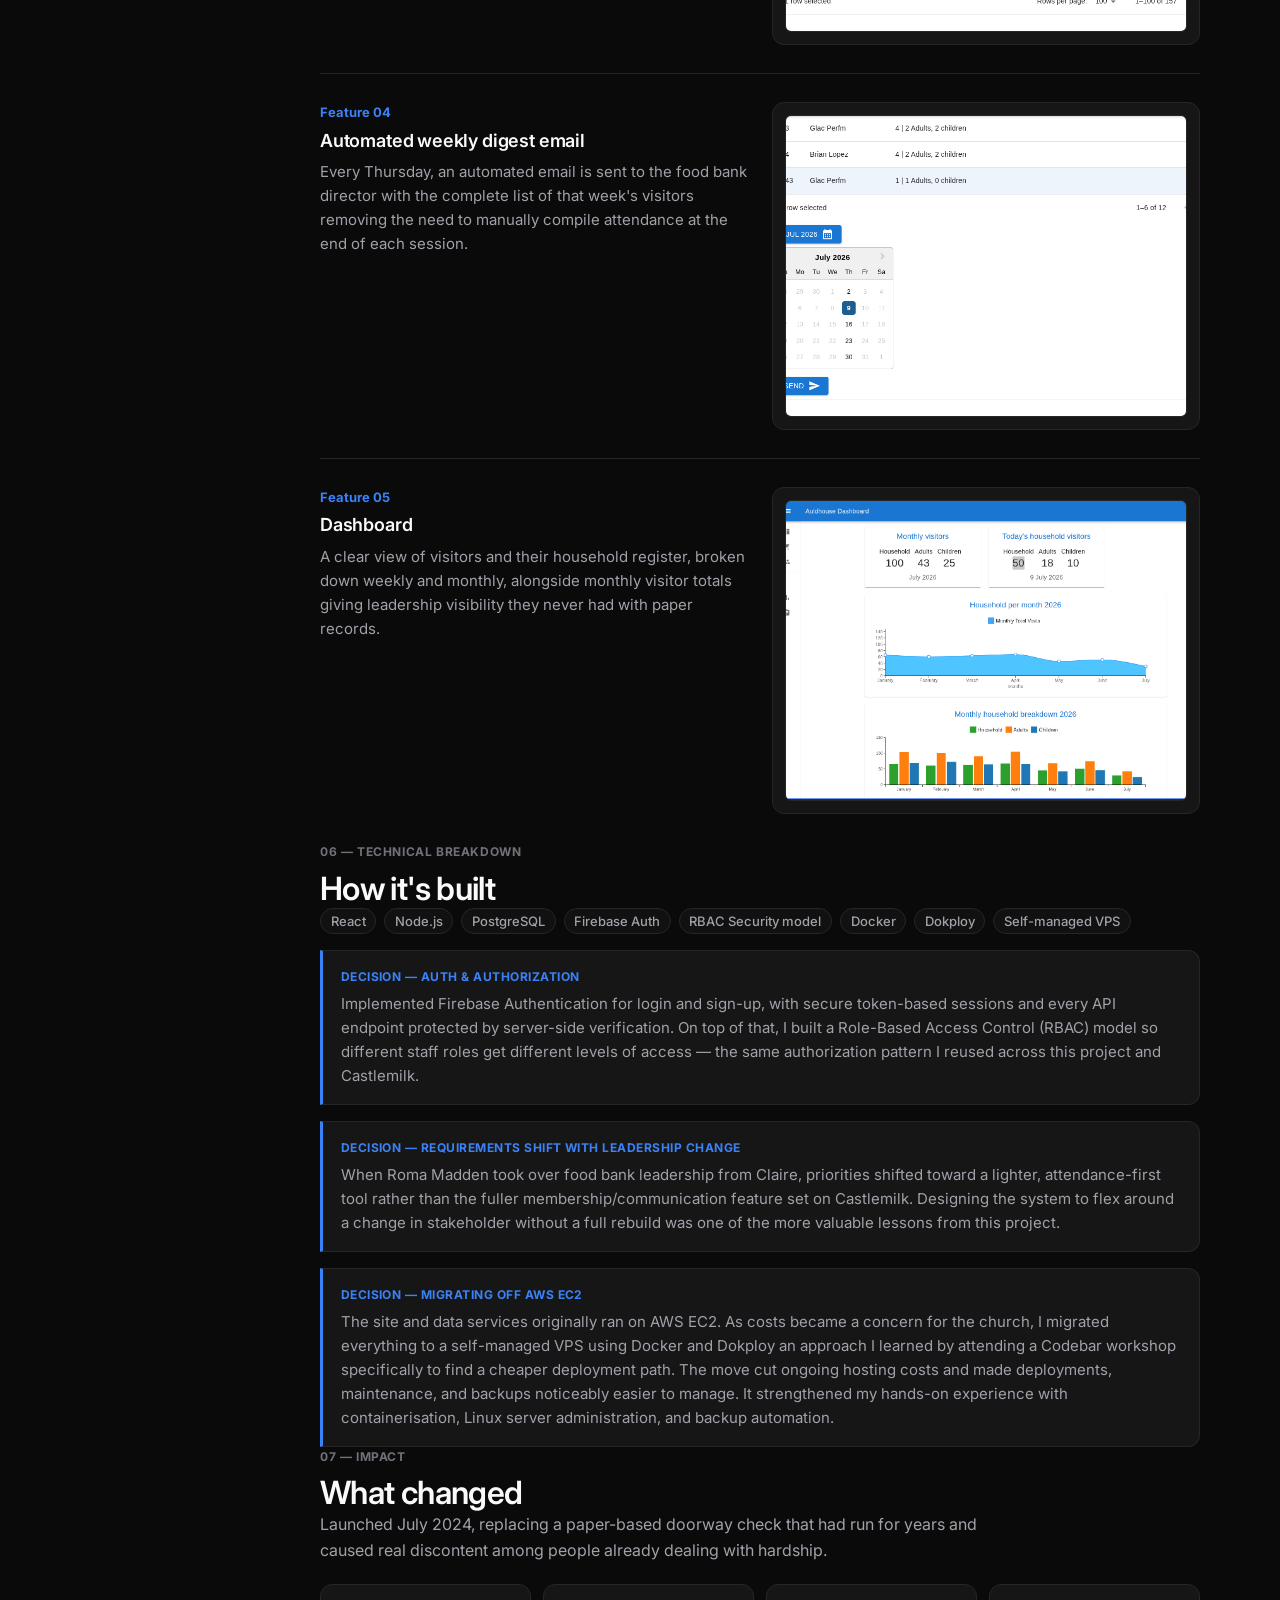
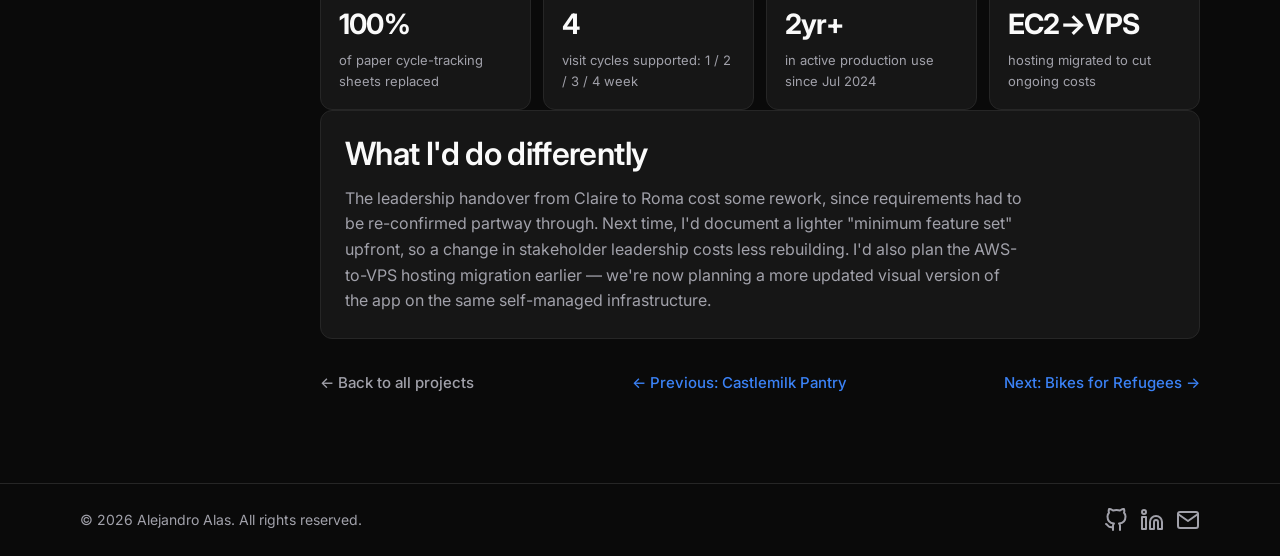
<file: projects_case_Auldhouse_community_church.html>
<!DOCTYPE html>
<html lang="en" data-theme="dark">

<head>
    <meta charset="UTF-8">
    <meta name="viewport" content="width=device-width, initial-scale=1.0">
    <title>Auldhouse Community Church — Case Study | Alejandro Alas</title>
    <link rel="stylesheet" href="css/style.css">
    <link rel="preconnect" href="https://fonts.googleapis.com">
    <link href="https://fonts.googleapis.com/css2?family=Inter:wght@400;500;600;700;800&family=IBM+Plex+Mono:wght@400;500;600&display=swap" rel="stylesheet">
</head>

<body>
    <!-- Template Header -->
    <header class="navbar">
        <div class="logo">
            <a href="index.html">✦ Alejandro Alas</a>
        </div>
        <nav class="nav-links">
            <a href="index.html">Home</a>
            <a href="projects.html" class="active">Projects</a>
            <a href="about.html">About</a>
        </nav>
        <div class="nav-controls">
            <button id="theme-toggle" class="theme-btn">
                <span class="theme-icon">
                    <svg xmlns="http://www.w3.org/2000/svg" width="20" height="20" viewBox="0 0 24 24" fill="none"
                        stroke="currentColor" stroke-width="2" stroke-linecap="round" stroke-linejoin="round">
                        <path d="M21 12.79A9 9 0 1 1 11.21 3 7 7 0 0 0 21 12.79z"></path>
                    </svg>
                </span>
            </button>

            <button class="hamburger" aria-label="Menu">
                <svg xmlns="http://www.w3.org/2000/svg" width="24" height="24" viewBox="0 0 24 24" fill="none"
                    stroke="currentColor" stroke-width="2" stroke-linecap="round" stroke-linejoin="round">
                    <line x1="4" y1="9" x2="20" y2="9"></line>
                    <line x1="4" y1="15" x2="20" y2="15"></line>
                </svg>
            </button>
        </div>
    </header>

    <!-- Case Study Content -->
    <div class="wrap">
      <div class="hero">
        <div class="eyebrow">Case Study · Full Stack Development</div>
        <h1>Auldhouse Community Church</h1>
        <p class="tagline">An attendance and cycle-verification system built for a church food bank replacing
          loose paper registers and doorway queues with instant lookups, automated reporting, and a self-managed
          VPS deployment.</p>
      <div class="status-row">
        <span class="badge live">● Live in production</span>
        <span class="badge">Launched Jul 2024</span>
        <span class="badge">Jun 2023 → Present</span>
        <span class="badge">Migrated AWS EC2 → VPS</span>
      </div>
      <div class="hero-actions">
        <a href="#" class="btn primary trigger-feature-dialog"
          data-message="The live site is currently undergoing deployment. Check back soon!">View Live Site</a>
        <a href="#" class="btn secondary trigger-feature-dialog"
          data-message="The code repository is currently being cleaned up and will be made public shortly.">Code
          Sample</a>
        <a href="projects.html" class="btn secondary">← All Projects</a>
      </div>
    </div>

    <div class="page-grid">
      <nav class="rail">
        <div class="rail-title">On this page</div>
        <a href="#overview">Overview</a>
        <a href="#origin">How it started</a>
        <a href="#role">My role</a>
        <a href="#process">Process &amp; tools</a>
        <a href="#features">Key features</a>
        <a href="#technical">Technical breakdown</a>
        <a href="#impact">Impact</a>
        <a href="#reflection">Lessons learned</a>
      </nav>

      <main>
        <section id="overview">
          <div class="section-label">01 — Overview</div>
          <h2>Background</h2>
          <p class="lede">Auldhouse Community Church runs a food bank that hundreds of people rely on. Before this
            system existed, everything ran on paper: a person at the door checked loose, hand-updated sheets every
            Thursday to see whether each visitor was in the right cycle to collect a parcel 1, 2, 3 or 4 weeks apart
            depending on the household. That manual check created long queues, with people waiting outside in the
            rain while staff cross-referenced names by hand.</p>
          <div class="meta-grid">
            <div class="meta-card">
              <div class="k">Client</div>
              <div class="v">Auldhouse Community Church Food Bank</div>
            </div>
            <div class="meta-card">
              <div class="k">Timeline</div>
              <div class="v">Jun 2023 – Jul 2024 launch, ongoing</div>
            </div>
            <div class="meta-card">
              <div class="k">Team</div>
              <div class="v">Me + Leadership (Claire, then Roma Madden)</div>
            </div>
          </div>
        </section>

        <section id="origin">
          <div class="section-label">02 — How It Started</div>
          <h2>I was a food bank user before I was the developer</h2>
          <p class="lede">Every first Thursday of the month, I collected my own parcel from Auldhouse, standing in the
            same queue as everyone else. Over time I saw exactly how the process worked and where it broke down.
            Someone at the door checked hundreds of names against hand-updated paper sheets to confirm each person's
            cycle, and anyone whose file wasn't current, or who arrived outside their cycle, had to be sorted out on
            the spot. That created long queues and real discontent, with people left standing outside in the rain.</p>
          <p class="lede" style="margin-top:14px;">I used that standing as a member of the community to build trust
            with the pastor and the food bank director, and proposed a digital system that could gradually remove the
            queues, cut the hours spent on Excel updates and printing, and simplify reporting to funders. To help make
            the case, I pointed to Castlemilk Pantry a similar project I already had underway, at the requirements
            stage at the time as proof I could deliver this. They agreed.</p>
          <p class="lede" style="margin-top:14px;">We settled into a monthly meeting cadence, and I brought an early
            mockup of what the app could look like to guide those first conversations. Requirements were first
            prioritised with Claire, who initiated the project on the food bank's side before she left; Roma Madden
            then took over food bank leadership and carried requirements gathering forward with me from there.</p>

          <div class="sketch-note">
            <p><strong style="color:var(--text);">A different priority list than Castlemilk:</strong> Roma's biggest
              ask was simplicity a membership database and a straightforward registration process, with no SMS or
              email needed for food bank users. The feature that mattered most was the one that had been draining the
              most staff time: instantly looking up a visitor and confirming, in one click, whether they were within
              their cycle or needed an emergency parcel.</p>
          </div>
        </section>

        <section id="role">
          <div class="section-label">03 — My Role vs. Team's Role</div>
          <h2>Sole developer, from requirements to VPS</h2>
          <p class="lede">Claire and Roma owned the "what" and "why," across a leadership handover partway through.
            I owned the "how" end to end, including the later migration off AWS.</p>
          <div class="role-split">
            <div class="role-card mine">
              <h3>I owned</h3>
              <ul>
                <li>Monthly requirements meetings and mockups with food bank leadership</li>
                <li>All coding, testing, and deployment</li>
                <li>Translating stakeholder conversations into technical requirements</li>
                <li>Auth &amp; authorization architecture (Firebase Auth, RBAC, token-protected APIs)</li>
                <li>Migrating hosting from AWS EC2 to a self-managed VPS with Docker and Dokploy</li>
                <li>Linux server administration and backup automation</li>
              </ul>
            </div>
            <div class="role-card theirs">
              <h3>Claire → Roma Madden (Foodbank Leadership) &amp; Pastor</h3>
              <ul>
                <li>Claire initiated the project and set the first requirements, before leaving the role</li>
                <li>Roma Madden took over leadership and re-prioritised requirements around attendance tracking</li>
                <li>Pastor provided organisational buy-in to move forward</li>
                <li>Domain expertise on food bank operations and visitor cycles</li>
              </ul>
            </div>
          </div>
        </section>

        <section id="process">
          <div class="section-label">04 — Process &amp; Tools</div>
          <h2>A monthly cadence built around volunteer availability</h2>
          <p class="lede">Unlike a weekly sprint model, Auldhouse's leadership could only meet once a month, so I
            structured requirements gathering and reviews around that rhythm bringing an updated mockup or working
            build to each session rather than smaller, more frequent check-ins. When leadership handed over from
            Claire to Roma Madden mid-project, I used that same monthly meeting structure to re-confirm priorities
            with the new stakeholder rather than assuming continuity.</p>
        </section>

        <section id="features">
          <div class="section-label">05 — Key Features</div>
          <h2>What the system does</h2>

          <div class="feature">
            <div>
              <div class="feature-num">Feature 01</div>
              <h3>Attendance &amp; cycle verification lookup</h3>
              <p>The most time-consuming problem the old paper system had: staff needed to instantly confirm whether
                a visitor was due their parcel. This feature lets staff look up a food bank user, see their name,
                date of last visit, date of next eligible visit, and cycle (1, 2, 3 or 4 weeks), if they are not members register them rapidly
                and then mark attendance with a single selection. If someone arrives early or outside their cycle, 
                the system flags and records it as an emergency provision instead of turning them away.</p>
            </div>
            <div class="feature-media thumbnail-grid">
              <img src="assets/images/Auldhouse/Registering-users.png" alt="Attendance lookup view" class="zoomable-image">
              <img src="assets/images/Auldhouse/New-user.png" alt="New user registration view" class="zoomable-image">
            </div>
          </div>

          <div class="feature">
            <div>
              <div class="feature-num">Feature 02</div>
              <h3>Membership database</h3>
              <p>A simple, searchable database of food bank users replacing the loose paper sheets previously used to
                track hundreds of households. No SMS or email is built in for this client, Roma prioritised a
                straightforward record system over communication features.</p>
            </div>
            <div class="feature-media thumbnail-grid">
              <img src="assets/images/Auldhouse/Registering.png" alt="Membership database view" class="zoomable-image">
            </div>
          </div>


          <div class="feature">
            <div>
              <div class="feature-num">Feature 03</div>
              <h3>Reporting</h3>
              <p>Weekly, monthly, and annual reports for funders, plus a downloadable Excel export listing every
                visitor for a given week generated instantly instead of compiled by hand at the end of each
                reporting period.</p>
            </div>
            <div class="feature-media thumbnail-grid">
              <img src="assets/images/Auldhouse/Report visits per week and export feature.png" alt="Reports view" class="zoomable-image">
            </div>
          </div>

          <div class="feature">
            <div>
              <div class="feature-num">Feature 04</div>
              <h3>Automated weekly digest email</h3>
              <p>Every Thursday, an automated email is sent to the food bank director with the complete list of that
                week's visitors removing the need to manually compile attendance at the end of each session.</p>
            </div>
            <div class="feature-media thumbnail-grid">
              <img src="assets/images/Auldhouse/select any week needed to the email.png" alt="Weekly digest email" class="zoomable-image">
            </div>
          </div>

          <div class="feature">
            <div>
              <div class="feature-num">Feature 05</div>
              <h3>Dashboard</h3>
              <p>A clear view of visitors and their household register, broken down weekly and monthly, alongside
                monthly visitor totals giving leadership visibility they never had with paper records.</p>
            </div>
            <div class="feature-media thumbnail-grid">
              <img src="assets/images/Auldhouse/Dashboard.png" alt="Dashboard view" class="zoomable-image">
            </div>
          </div>
        </section>

        <section id="technical">
          <div class="section-label">06 — Technical Breakdown</div>
          <h2>How it's built</h2>
          <div class="tag-row">
            <span class="tag">React</span>
            <span class="tag">Node.js</span>
            <span class="tag">PostgreSQL</span>
            <span class="tag">Firebase Auth</span>
            <span class="tag">RBAC Security model</span>
            <span class="tag">Docker</span>
            <span class="tag">Dokploy</span>
            <span class="tag">Self-managed VPS</span>
          </div>

          <div class="decision">
            <div class="k">Decision — Auth &amp; authorization</div>
            <p>Implemented Firebase Authentication for login and sign-up, with secure token-based sessions and
              every API endpoint protected by server-side verification. On top of that, I built a Role-Based Access
              Control (RBAC) model so different staff roles get different levels of access — the same authorization
              pattern I reused across this project and Castlemilk.</p>
          </div>
          <div class="decision">
            <div class="k">Decision — Requirements shift with leadership change</div>
            <p>When Roma Madden took over food bank leadership from Claire, priorities shifted toward a lighter,
              attendance-first tool rather than the fuller membership/communication feature set on Castlemilk.
              Designing the system to flex around a change in stakeholder without a full rebuild was one of the
              more valuable lessons from this project.</p>
          </div>
          <div class="decision">
            <div class="k">Decision — Migrating off AWS EC2</div>
            <p>The site and data services originally ran on AWS EC2. As costs became a concern for the church, I
              migrated everything to a self-managed VPS using Docker and Dokploy an approach I learned by attending
              a Codebar workshop specifically to find a cheaper deployment path. The move cut ongoing hosting costs
              and made deployments, maintenance, and backups noticeably easier to manage. It strengthened my
              hands-on experience with containerisation, Linux server administration, and backup automation.</p>
          </div>
        </section>

        <section id="impact">
          <div class="section-label">07 — Impact</div>
          <h2>What changed</h2>
          <p class="lede">Launched July 2024, replacing a paper-based doorway check that had run for years and caused
            real discontent among people already dealing with hardship.</p>
          <div class="impact-grid">
            <div class="impact-stat">
              <div class="num">100%</div>
              <div class="label">of paper cycle-tracking sheets replaced</div>
            </div>
            <div class="impact-stat">
              <div class="num">4</div>
              <div class="label">visit cycles supported: 1 / 2 / 3 / 4 week</div>
            </div>
            <div class="impact-stat">
              <div class="num">2yr+</div>
              <div class="label">in active production use since Jul 2024</div>
            </div>
            <div class="impact-stat">
              <div class="num">EC2→VPS</div>
              <div class="label">hosting migrated to cut ongoing costs</div>
            </div>
          </div>
        </section>

        <section id="reflection" style="border-bottom:none;">
          <div class="reflection">
            <h2>What I'd do differently</h2>
            <p>The leadership handover from Claire to Roma cost some rework, since requirements had to be
              re-confirmed partway through. Next time, I'd document a lighter "minimum feature set" upfront, so a
              change in stakeholder leadership costs less rebuilding. I'd also plan the AWS-to-VPS hosting migration
              earlier — we're now planning a more updated visual version of the app on the same self-managed
              infrastructure.</p>
          </div>
        </section>

        <div class="footer-nav">
          <a href="../projects.html" class="back">← Back to all projects</a>
          <a href="projects_case_Castlemilk_Pantry.html">← Previous: Castlemilk Pantry</a>
          <a href="projects_case_Bike_for_refugees.html" class="next">Next: Bikes for Refugees →</a>
        </div>
      </main>
    </div>

  </div>

  <dialog id="image-modal" class="lightbox full-screen-lightbox">
    <button id="close-modal" aria-label="Close image">✕</button>
    <button id="prev-btn" class="nav-arrow" aria-label="Previous image">❮</button>
    <button id="next-btn" class="nav-arrow" aria-label="Next image">❯</button>
    <div class="modal-track" id="modal-track"></div>
  </dialog>
  
  <dialog id="feature-dialog" class="custom-dialog">
      <div class="dialog-content">
          <h3 id="dialog-title">Feature Notice</h3>
          <p id="dialog-message">This feature is currently being built and will be available soon.</p>
          <button id="close-feature-dialog" class="btn primary">Got it</button>
      </div>
  </dialog>
  <footer class="footer">
    <div class="footer-content">
      <p>© 2026 Alejandro Alas. All rights reserved.</p>
      <div class="social-links">
        <a href="https://github.com/aalassv" target="_blank" aria-label="GitHub">
          <svg xmlns="http://www.w3.org/2000/svg" width="24" height="24" viewBox="0 0 24 24" fill="none"
            stroke="currentColor" stroke-width="2" stroke-linecap="round" stroke-linejoin="round">
            <path
              d="M9 19c-5 1.5-5-2.5-7-3m14 6v-3.87a3.37 3.37 0 0 0-.94-2.61c3.14-.35 6.44-1.54 6.44-7A5.44 5.44 0 0 0 20 4.77 5.07 5.07 0 0 0 19.91 1S18.73.65 16 2.48a13.38 13.38 0 0 0-7 0C6.27.65 5.09 1 5.09 1A5.07 5.07 0 0 0 5 4.77a5.44 5.44 0 0 0-1.5 3.78c0 5.42 3.3 6.61 6.44 7A3.37 3.37 0 0 0 9 18.13V22">
            </path>
          </svg>
        </a>
        <a href="https://www.linkedin.com/in/alejandro-alas-/" target="_blank" aria-label="LinkedIn">
          <svg xmlns="http://www.w3.org/2000/svg" width="24" height="24" viewBox="0 0 24 24" fill="none"
            stroke="currentColor" stroke-width="2" stroke-linecap="round" stroke-linejoin="round">
            <path d="M16 8a6 6 0 0 1 6 6v7h-4v-7a2 2 0 0 0-2-2 2 2 0 0 0-2 2v7h-4v-7a6 6 0 0 1 6-6z"></path>
            <rect x="2" y="9" width="4" height="12"></rect>
            <circle cx="4" cy="4" r="2"></circle>
          </svg>
        </a>
        <a href="mailto:a.alas.sv@gmail.com" aria-label="Email">
          <svg xmlns="http://www.w3.org/2000/svg" width="24" height="24" viewBox="0 0 24 24" fill="none"
            stroke="currentColor" stroke-width="2" stroke-linecap="round" stroke-linejoin="round">
            <path d="M4 4h16c1.1 0 2 .9 2 2v12c0 1.1-.9 2-2 2H4c-1.1 0-2-.9-2-2V6c0-1.1.9-2 2-2z"></path>
            <polyline points="22,6 12,13 2,6"></polyline>
          </svg>
        </a>
      </div>
    </div>
  </footer>
  <script src="js/main.js"></script>
</body>

</html>
</file>
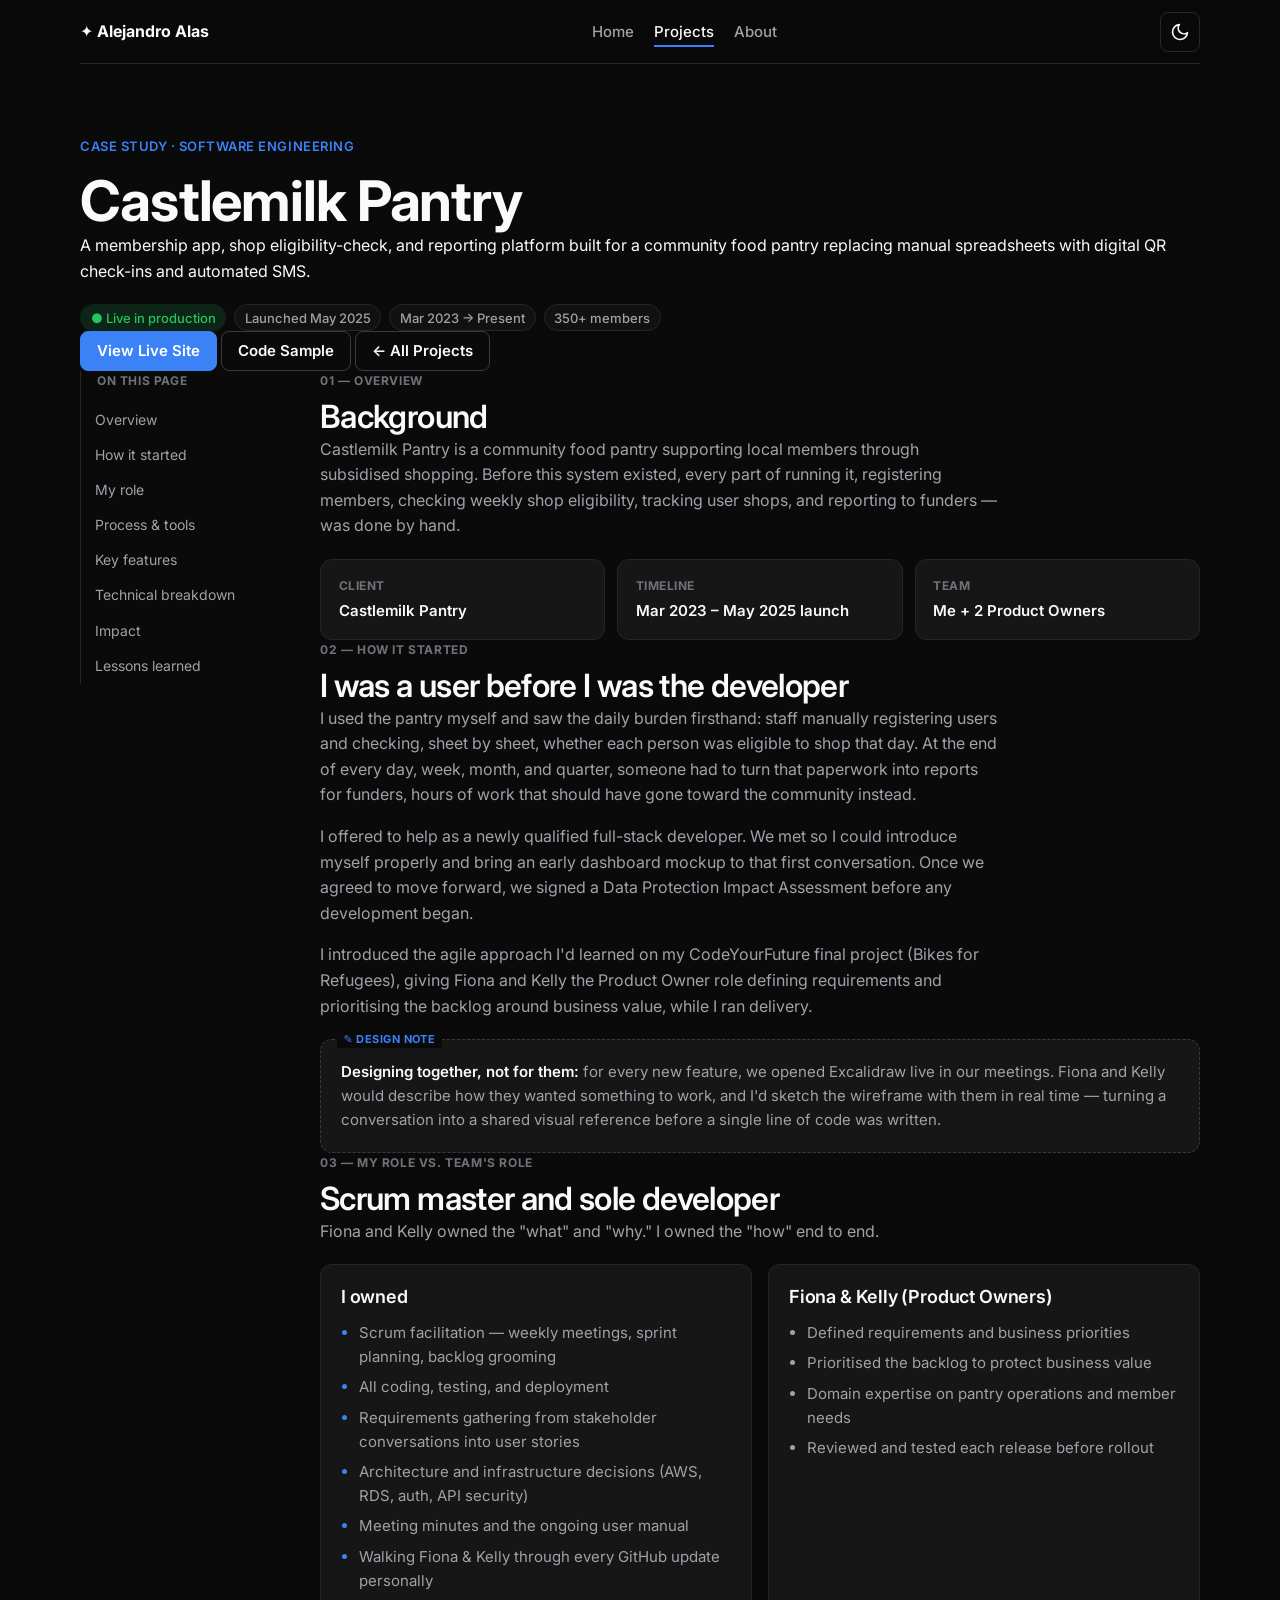
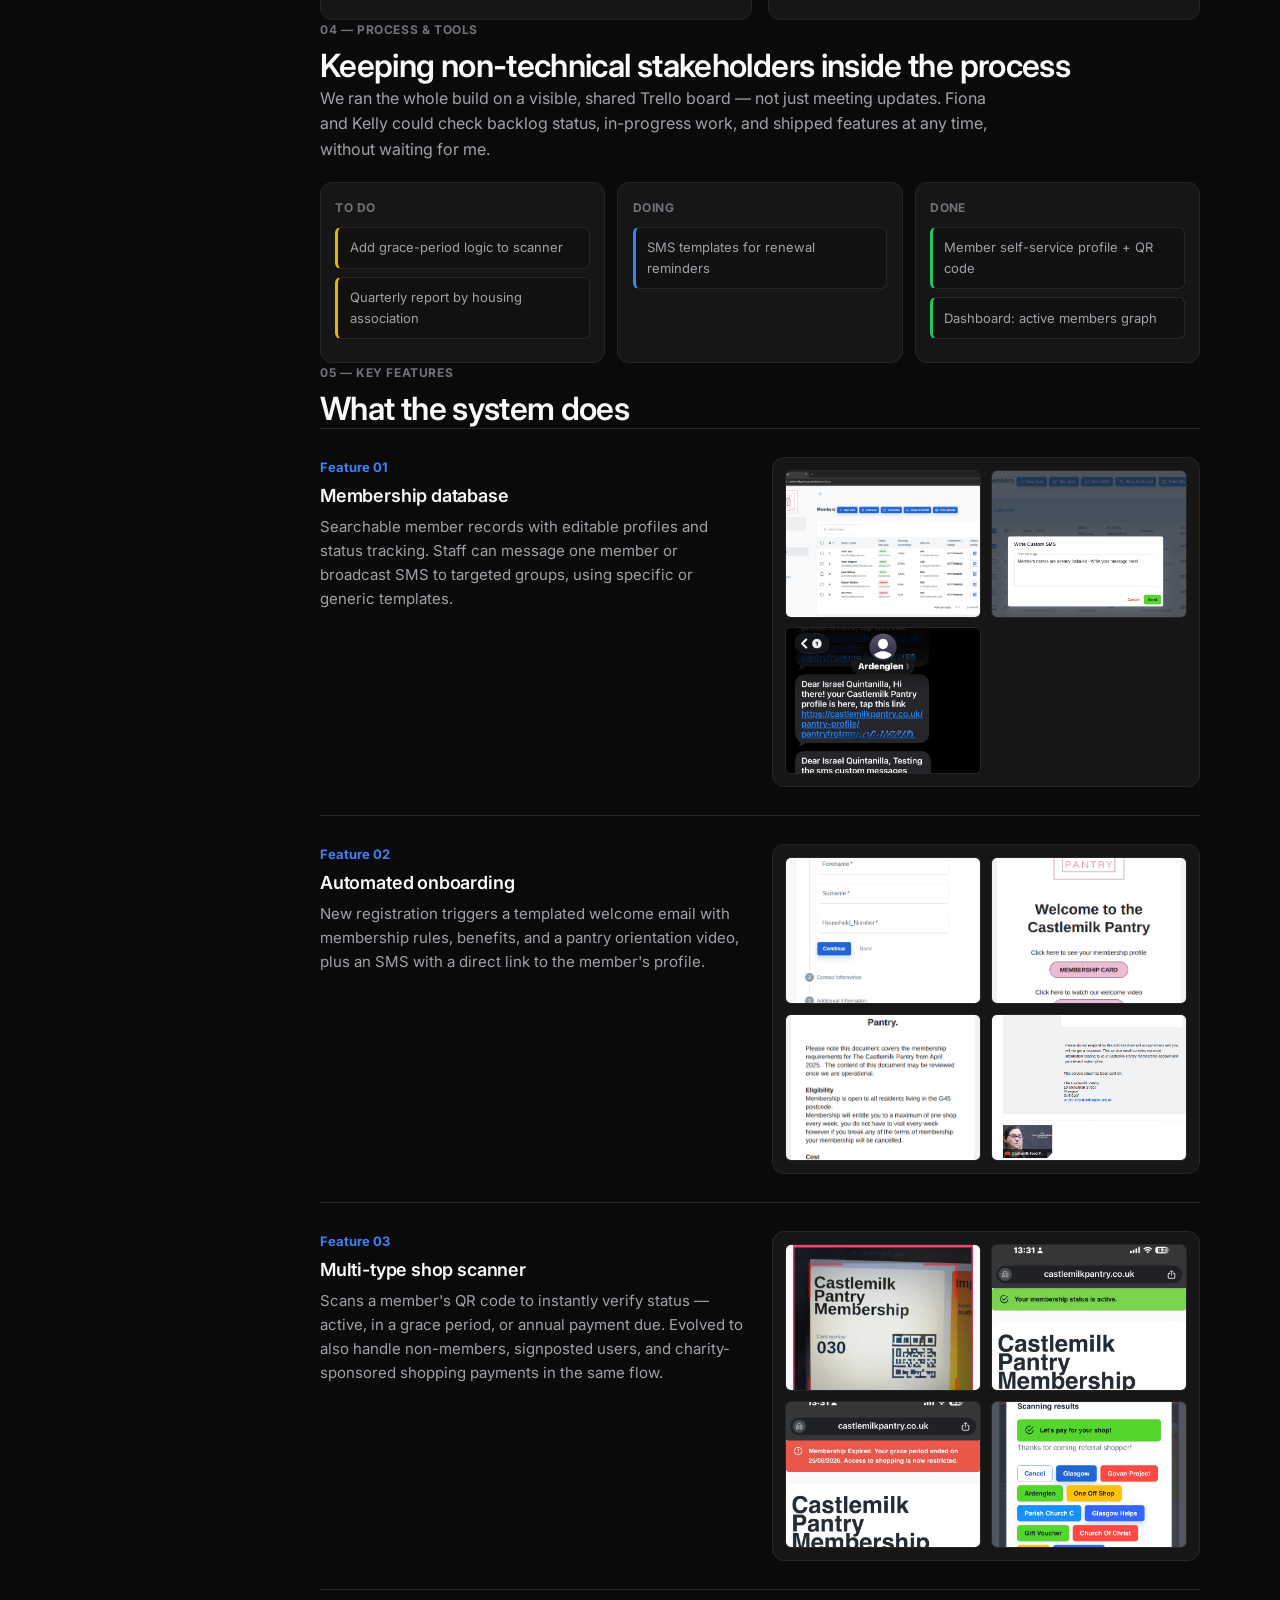
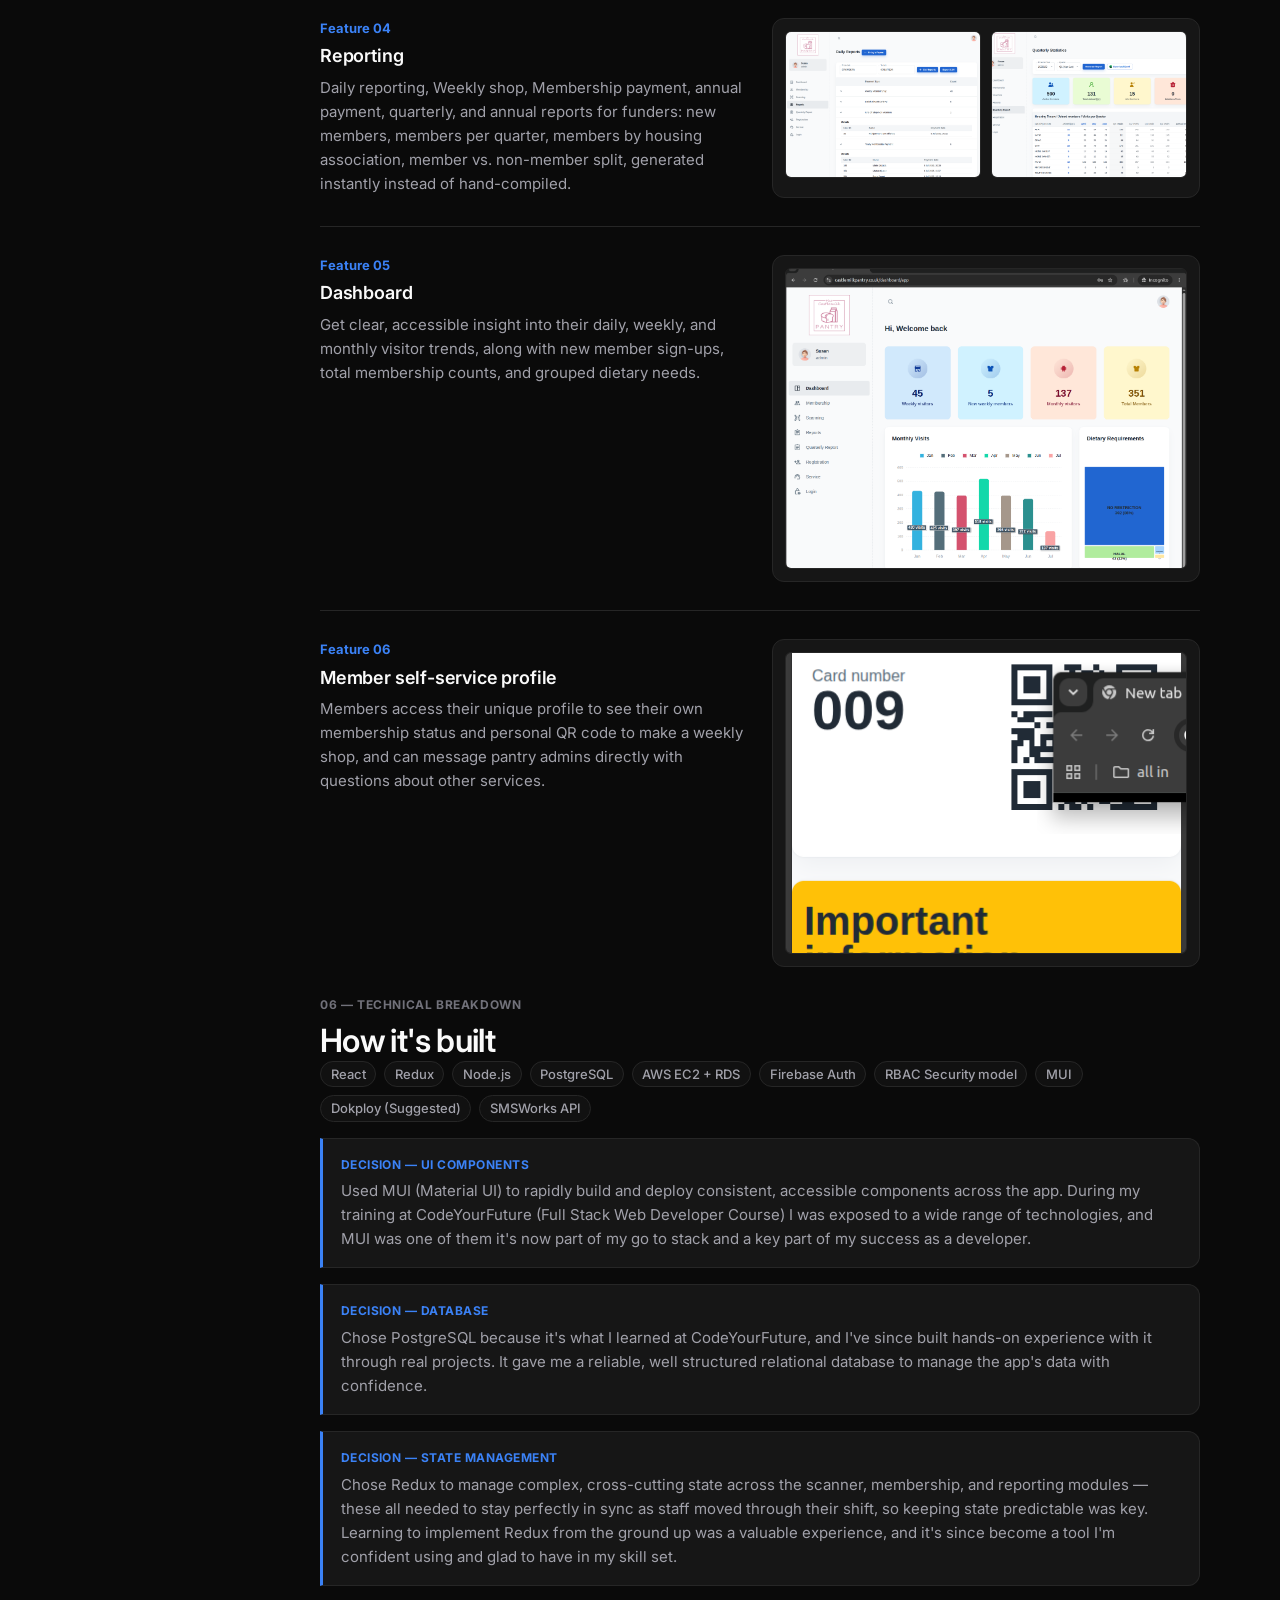
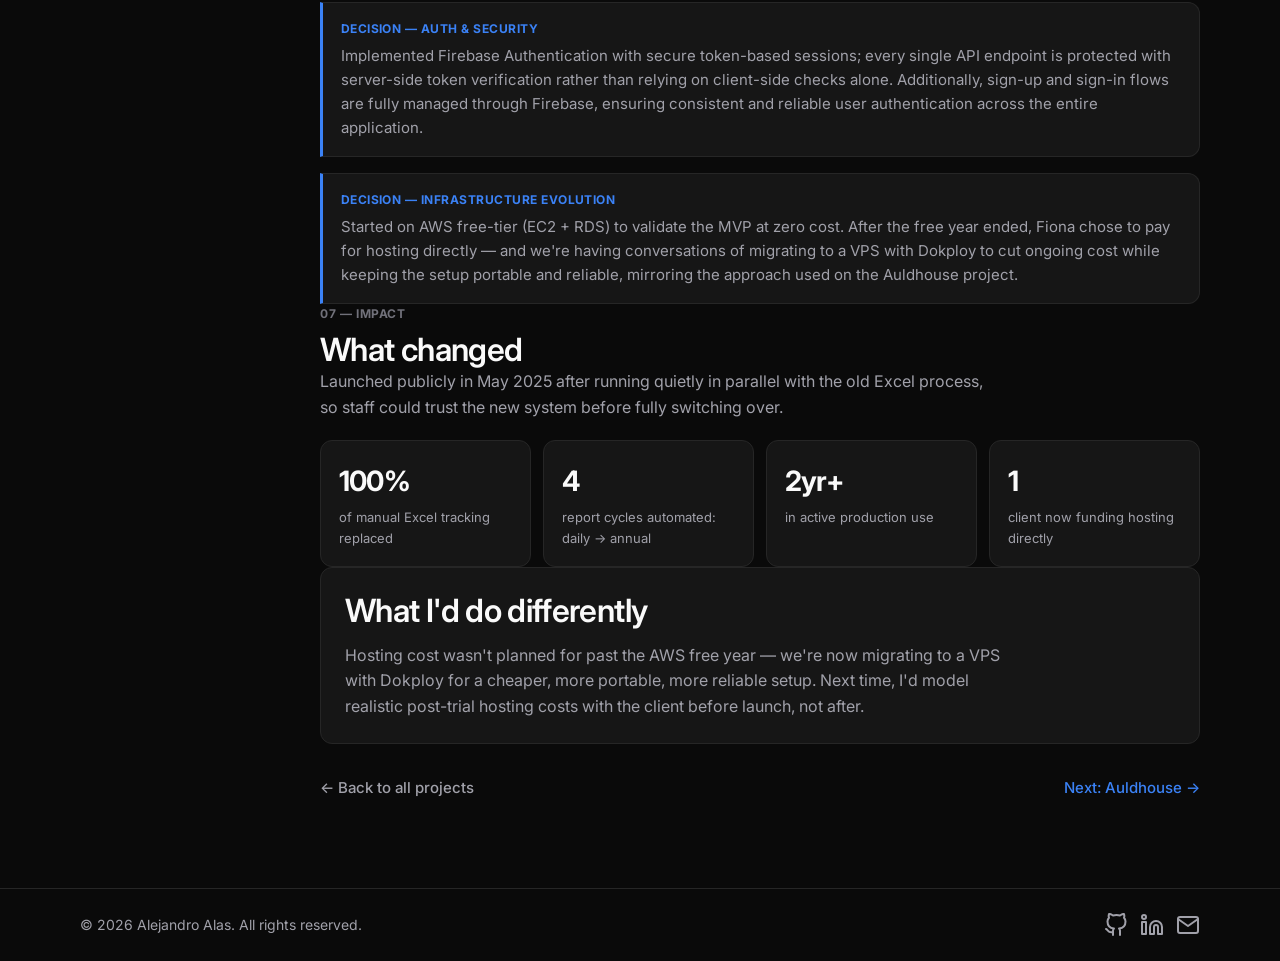
<file: projects_case_Castlemilk_Pantry.html>
<!DOCTYPE html>
<html lang="en" data-theme="dark">

<head>
  <meta charset="UTF-8">
  <meta name="viewport" content="width=device-width, initial-scale=1.0">
  <title>Castlemilk Pantry — Case Study | Alejandro Alas</title>
  <link rel="stylesheet" href="css/style.css">
  <link rel="preconnect" href="https://fonts.googleapis.com">
  <link
    href="https://fonts.googleapis.com/css2?family=Inter:wght@400;500;600;700;800&family=IBM+Plex+Mono:wght@400;500;600&display=swap"
    rel="stylesheet">
</head>

<body>
  <!-- Template Header -->
  <header class="navbar">
    <div class="logo">
      <a href="index.html">✦ Alejandro Alas</a>
    </div>
    <nav class="nav-links">
      <a href="index.html">Home</a>
      <a href="projects.html" class="active">Projects</a>
      <a href="about.html">About</a>
    </nav>
    <div class="nav-controls">
      <button id="theme-toggle" class="theme-btn">
        <span class="theme-icon">
          <svg xmlns="http://www.w3.org/2000/svg" width="20" height="20" viewBox="0 0 24 24" fill="none"
            stroke="currentColor" stroke-width="2" stroke-linecap="round" stroke-linejoin="round">
            <path d="M21 12.79A9 9 0 1 1 11.21 3 7 7 0 0 0 21 12.79z"></path>
          </svg>
        </span>
      </button>

      <button class="hamburger" aria-label="Menu">
        <svg xmlns="http://www.w3.org/2000/svg" width="24" height="24" viewBox="0 0 24 24" fill="none"
          stroke="currentColor" stroke-width="2" stroke-linecap="round" stroke-linejoin="round">
          <line x1="4" y1="9" x2="20" y2="9"></line>
          <line x1="4" y1="15" x2="20" y2="15"></line>
        </svg>
      </button>
    </div>
  </header>

  <!-- Case Study Content -->
  <div class="wrap">
    <div class="hero">
      <div class="eyebrow">Case Study · Software Engineering</div>
      <h1>Castlemilk Pantry</h1>
      <p class="tagline">A membership app, shop eligibility-check, and reporting platform built for a community food
        pantry
        replacing manual spreadsheets with digital QR check-ins and automated SMS.</p>
      <div class="status-row">
        <span class="badge live">● Live in production</span>
        <span class="badge">Launched May 2025</span>
        <span class="badge">Mar 2023 → Present</span>
        <span class="badge">350+ members</span>
      </div>
      <div class="hero-actions">
        <a href="#" class="btn primary trigger-feature-dialog"
          data-message="The live site is currently undergoing deployment. Check back soon!">View Live Site</a>
        <a href="#" class="btn secondary trigger-feature-dialog"
          data-message="The code repository is currently being cleaned up and will be made public shortly.">Code
          Sample</a>
        <a href="projects.html" class="btn secondary">← All Projects</a>
      </div>
    </div>

    <div class="page-grid">
      <nav class="rail">
        <div class="rail-title">On this page</div>
        <a href="#overview">Overview</a>
        <a href="#origin">How it started</a>
        <a href="#role">My role</a>
        <a href="#process">Process &amp; tools</a>
        <a href="#features">Key features</a>
        <a href="#technical">Technical breakdown</a>
        <a href="#impact">Impact</a>
        <a href="#reflection">Lessons learned</a>
      </nav>

      <main>
        <section id="overview">
          <div class="section-label">01 — Overview</div>
          <h2>Background</h2>
          <p class="lede">Castlemilk Pantry is a community food pantry supporting local members through subsidised
            shopping. Before this system existed, every part of running it, registering members, checking weekly shop
            eligibility,
            tracking user shops, and reporting to funders — was done by hand.</p>
          <div class="meta-grid">
            <div class="meta-card">
              <div class="k">Client</div>
              <div class="v">Castlemilk Pantry</div>
            </div>
            <div class="meta-card">
              <div class="k">Timeline</div>
              <div class="v">Mar 2023 – May 2025 launch</div>
            </div>
            <div class="meta-card">
              <div class="k">Team</div>
              <div class="v">Me + 2 Product Owners</div>
            </div>
          </div>
        </section>

        <section id="origin">
          <div class="section-label">02 — How It Started</div>
          <h2>I was a user before I was the developer</h2>
          <p class="lede">I used the pantry myself and saw the daily burden firsthand: staff manually registering users
            and checking, sheet by sheet, whether each person was eligible to shop that day. At the end of every day,
            week, month, and quarter, someone had to turn that paperwork into reports for funders, hours of work that
            should have gone toward the community instead.</p>
          <p class="lede" style="margin-top:14px;">I offered to help as a newly qualified full-stack developer. We met
            so I could introduce myself properly and bring an early dashboard mockup to that first conversation. Once we
            agreed to move forward, we signed a Data Protection Impact Assessment before any development began.</p>
          <p class="lede" style="margin-top:14px;">I introduced the agile approach I'd learned on my CodeYourFuture
            final project (Bikes for Refugees), giving Fiona and Kelly the Product Owner role defining requirements
            and prioritising the backlog around business value, while I ran delivery.</p>

          <div class="sketch-note">
            <p><strong style="color:var(--text);">Designing together, not for them:</strong> for every new feature, we
              opened Excalidraw live in our meetings. Fiona and Kelly would describe how they wanted something to work,
              and I'd sketch the wireframe with them in real time — turning a conversation into a shared visual
              reference before a single line of code was written.</p>
          </div>
        </section>

        <section id="role">
          <div class="section-label">03 — My Role vs. Team's Role</div>
          <h2>Scrum master and sole developer</h2>
          <p class="lede">Fiona and Kelly owned the "what" and "why." I owned the "how" end to end.</p>
          <div class="role-split">
            <div class="role-card mine">
              <h3>I owned</h3>
              <ul>
                <li>Scrum facilitation — weekly meetings, sprint planning, backlog grooming</li>
                <li>All coding, testing, and deployment</li>
                <li>Requirements gathering from stakeholder conversations into user stories</li>
                <li>Architecture and infrastructure decisions (AWS, RDS, auth, API security)</li>
                <li>Meeting minutes and the ongoing user manual</li>
                <li>Walking Fiona &amp; Kelly through every GitHub update personally</li>
              </ul>
            </div>
            <div class="role-card theirs">
              <h3>Fiona &amp; Kelly (Product Owners)</h3>
              <ul>
                <li>Defined requirements and business priorities</li>
                <li>Prioritised the backlog to protect business value</li>
                <li>Domain expertise on pantry operations and member needs</li>
                <li>Reviewed and tested each release before rollout</li>
              </ul>
            </div>
          </div>
        </section>

        <section id="process">
          <div class="section-label">04 — Process &amp; Tools</div>
          <h2>Keeping non-technical stakeholders inside the process</h2>
          <p class="lede">We ran the whole build on a visible, shared Trello board — not just meeting updates. Fiona and
            Kelly could check backlog status, in-progress work, and shipped features at any time, without waiting for
            me.</p>
          <div class="trello-strip">
            <div class="trello-col todo">
              <div class="trello-col-title">To do</div>
              <div class="sticky">Add grace-period logic to scanner</div>
              <div class="sticky">Quarterly report by housing association</div>
            </div>
            <div class="trello-col doing">
              <div class="trello-col-title">Doing</div>
              <div class="sticky">SMS templates for renewal reminders</div>
            </div>
            <div class="trello-col done">
              <div class="trello-col-title">Done</div>
              <div class="sticky">Member self-service profile + QR code</div>
              <div class="sticky">Dashboard: active members graph</div>
            </div>
          </div>
        </section>

        <section id="features">
          <div class="section-label">05 — Key Features</div>
          <h2>What the system does</h2>

          <div class="feature">
            <div>
              <div class="feature-num">Feature 01</div>
              <h3>Membership database</h3>
              <p>Searchable member records with editable profiles and status tracking. Staff can message one member or
                broadcast SMS to targeted groups, using specific or generic templates.</p>
            </div>

            <div class="feature-media thumbnail-grid">
              <img src="assets/images/Members-database.png" alt="Database View 1" class="zoomable-image">
              <img src="assets/images/sms-message.png" alt="Database View 2" class="zoomable-image">
              <img src="assets/images/message-sms.jpg" alt="Database View 3" class="zoomable-image">
            </div>
          </div>

          <div class="feature">
            <div>
              <div class="feature-num">Feature 02</div>
              <h3>Automated onboarding</h3>
              <p>New registration triggers a templated welcome email with membership rules, benefits, and a pantry
                orientation video, plus an SMS with a direct link to the member's profile.</p>
            </div>
            <div class="feature-media thumbnail-grid">
              <img src="assets/images/Registration.png" alt="Database View 1" class="zoomable-image">
              <img src="assets/images/First-part-of-template.png" alt="Database View 2" class="zoomable-image">
              <img src="assets/images/Second-part-email.png" alt="Database View 3" class="zoomable-image">
              <img src="assets/images/Last-part-email-video.png" alt="Database View 4" class="zoomable-image">
            </div>
          </div>

          <div class="feature">
            <div>
              <div class="feature-num">Feature 03</div>
              <h3>Multi-type shop scanner</h3>
              <p>Scans a member's QR code to instantly verify status — active, in a grace period, or annual payment due.
                Evolved to also handle non-members, signposted users, and charity-sponsored shopping payments in the
                same flow.</p>
            </div>
            <div class="feature-media thumbnail-grid">
              <img src="assets/images/Scanning feature.jpg" alt="Database View 1" class="zoomable-image">
              <img src="assets/images/Active-only.jpg" alt="Database View 2" class="zoomable-image">
              <img src="assets/images/Expire-only.jpg" alt="Database View 3" class="zoomable-image">
              <img src="assets/images/Multi payment.PNG" alt="Database View 4" class="zoomable-image">
            </div>
          </div>



          <div class="feature">
            <div>
              <div class="feature-num">Feature 04</div>
              <h3>Reporting</h3>
              <p>Daily reporting, Weekly shop, Membership payment, annual payment, quarterly, and annual reports for
                funders: new members, members per quarter, members by
                housing association, member vs. non-member split, generated instantly instead of hand-compiled.</p>
            </div>
            <div class="feature-media thumbnail-grid">
              <img src="assets/images/Reports.png" alt="Database View 1" class="zoomable-image">
              <img src="assets/images/Quarterly.png" alt="Database View 2" class="zoomable-image">
            </div>
          </div>

          <div class="feature">
            <div>
              <div class="feature-num">Feature 05</div>
              <h3>Dashboard</h3>
              <p>Get clear, accessible insight into their daily, weekly, and monthly visitor trends, along with new
                member sign-ups, total membership counts, and grouped dietary needs.</p>
            </div>
            <div class="feature-media thumbnail-grid">
              <img src="assets/images/Dashboard.png" alt="Database View 1" class="zoomable-image">
            </div>
          </div>

          <div class="feature">
            <div>
              <div class="feature-num">Feature 06</div>
              <h3>Member self-service profile</h3>
              <p>Members access their unique profile to see their own membership status and personal QR code to make a
                weekly shop, and can message pantry admins directly
                with questions about other services.</p>
            </div>
            <div class="feature-media thumbnail-grid">
              <img src="assets/images/communications.png" alt="Database View 1" class="zoomable-image">
            </div>
          </div>
        </section>

        <section id="technical">
          <div class="section-label">06 — Technical Breakdown</div>
          <h2>How it's built</h2>
          <div class="tag-row">
            <span class="tag">React</span>
            <span class="tag">Redux</span>
            <span class="tag">Node.js</span>
            <span class="tag">PostgreSQL</span>
            <span class="tag">AWS EC2 + RDS</span>
            <span class="tag">Firebase Auth</span>
            <span class="tag">RBAC Security model</span>
            <span class="tag">MUI</span>
            <span class="tag">Dokploy (Suggested)</span>
            <span class="tag">SMSWorks API</span>
          </div>


          <div class="decision">
            <div class="k">Decision — UI Components</div>
            <p>Used MUI (Material UI) to rapidly build and deploy consistent, accessible components
              across the app. During my training at CodeYourFuture (Full Stack Web Developer Course) I was exposed to a
              wide range of
              technologies, and MUI was one of them it's now part of my go to stack and a key
              part of my success as a developer.</p>
          </div>
          <div class="decision">
            <div class="k">Decision — Database</div>
            <p>Chose PostgreSQL because it's what I learned at CodeYourFuture, and I've since built
              hands-on experience with it through real projects. It gave me a reliable, well
              structured relational database to manage the app's data with confidence.</p>
          </div>
          <div class="decision">
            <div class="k">Decision — State management</div>
            <p>Chose Redux to manage complex, cross-cutting state across the scanner, membership, and
              reporting modules — these all needed to stay perfectly in sync as staff moved
              through their shift, so keeping state predictable was key. Learning to implement
              Redux from the ground up was a valuable experience, and it's since become a
              tool I'm confident using and glad to have in my skill set.</p>
          </div>
          <div class="decision">
            <div class="k">Decision — Auth &amp; security</div>
            <p>Implemented Firebase Authentication with secure token-based sessions; every single API endpoint is
              protected
              with server-side token verification rather than relying on client-side checks alone. Additionally, sign-up
              and sign-in flows are fully managed through Firebase, ensuring consistent and reliable user authentication
              across the entire application.</p>
          </div>
          <div class="decision">
            <div class="k">Decision — Infrastructure evolution</div>
            <p>Started on AWS free-tier (EC2 + RDS) to validate the MVP at zero cost. After the free year ended, Fiona
              chose to pay for hosting directly — and we're having conversations of migrating to a VPS with Dokploy to
              cut ongoing cost
              while keeping the setup portable and reliable, mirroring the approach used on the Auldhouse project.</p>
          </div>
        </section>

        <section id="impact">
          <div class="section-label">07 — Impact</div>
          <h2>What changed</h2>
          <p class="lede">Launched publicly in May 2025 after running quietly in parallel with the old Excel process, so
            staff could trust the new system before fully switching over.</p>
          <div class="impact-grid">
            <div class="impact-stat">
              <div class="num">100%</div>
              <div class="label">of manual Excel tracking replaced</div>
            </div>
            <div class="impact-stat">
              <div class="num">4</div>
              <div class="label">report cycles automated: daily → annual</div>
            </div>
            <div class="impact-stat">
              <div class="num">2yr+</div>
              <div class="label">in active production use</div>
            </div>
            <div class="impact-stat">
              <div class="num">1</div>
              <div class="label">client now funding hosting directly</div>
            </div>
          </div>
        </section>

        <section id="reflection" style="border-bottom:none;">
          <div class="reflection">
            <h2>What I'd do differently</h2>
            <p>Hosting cost wasn't planned for past the AWS free year — we're now migrating to a VPS with Dokploy for a
              cheaper, more portable, more reliable setup. Next time, I'd model realistic post-trial hosting costs with
              the client before launch, not after.</p>
          </div>
        </section>

        <div class="footer-nav">
          <a href="projects.html" class="back">← Back to all projects</a>
          <a href="projects_case_Auldhouse_community_church.html">Next: Auldhouse →</a>
        </div>
      </main>
    </div>
  </div>

  <dialog id="image-modal" class="lightbox full-screen-lightbox">
    <button id="close-modal" aria-label="Close image">✕</button>
    <button id="prev-btn" class="nav-arrow" aria-label="Previous image">❮</button>
    <button id="next-btn" class="nav-arrow" aria-label="Next image">❯</button>
    <div class="modal-track" id="modal-track"></div>
  </dialog>
  
  <dialog id="feature-dialog" class="custom-dialog">
      <div class="dialog-content">
          <h3 id="dialog-title">Feature Notice</h3>
          <p id="dialog-message">This feature is currently being built and will be available soon.</p>
          <button id="close-feature-dialog" class="btn primary">Got it</button>
      </div>
  </dialog>
  <footer class="footer">
    <div class="footer-content">
      <p>© 2026 Alejandro Alas. All rights reserved.</p>
      <div class="social-links">
        <a href="https://github.com/aalassv" target="_blank" aria-label="GitHub">
          <svg xmlns="http://www.w3.org/2000/svg" width="24" height="24" viewBox="0 0 24 24" fill="none"
            stroke="currentColor" stroke-width="2" stroke-linecap="round" stroke-linejoin="round">
            <path
              d="M9 19c-5 1.5-5-2.5-7-3m14 6v-3.87a3.37 3.37 0 0 0-.94-2.61c3.14-.35 6.44-1.54 6.44-7A5.44 5.44 0 0 0 20 4.77 5.07 5.07 0 0 0 19.91 1S18.73.65 16 2.48a13.38 13.38 0 0 0-7 0C6.27.65 5.09 1 5.09 1A5.07 5.07 0 0 0 5 4.77a5.44 5.44 0 0 0-1.5 3.78c0 5.42 3.3 6.61 6.44 7A3.37 3.37 0 0 0 9 18.13V22">
            </path>
          </svg>
        </a>
        <a href="https://www.linkedin.com/in/alejandro-alas-/" target="_blank" aria-label="LinkedIn">
          <svg xmlns="http://www.w3.org/2000/svg" width="24" height="24" viewBox="0 0 24 24" fill="none"
            stroke="currentColor" stroke-width="2" stroke-linecap="round" stroke-linejoin="round">
            <path d="M16 8a6 6 0 0 1 6 6v7h-4v-7a2 2 0 0 0-2-2 2 2 0 0 0-2 2v7h-4v-7a6 6 0 0 1 6-6z"></path>
            <rect x="2" y="9" width="4" height="12"></rect>
            <circle cx="4" cy="4" r="2"></circle>
          </svg>
        </a>
        <a href="mailto:a.alas.sv@gmail.com" aria-label="Email">
          <svg xmlns="http://www.w3.org/2000/svg" width="24" height="24" viewBox="0 0 24 24" fill="none"
            stroke="currentColor" stroke-width="2" stroke-linecap="round" stroke-linejoin="round">
            <path d="M4 4h16c1.1 0 2 .9 2 2v12c0 1.1-.9 2-2 2H4c-1.1 0-2-.9-2-2V6c0-1.1.9-2 2-2z"></path>
            <polyline points="22,6 12,13 2,6"></polyline>
          </svg>
        </a>
      </div>
    </div>
  </footer>
  <script src="js/main.js"></script>
</body>

</html>
</file>
<file: css/style.css>
/* Portfolio — OpenCode-like, dark-first minimal/product-grade.
   Design reference: design-system/alejandro-alas-portfolio/MASTER.md
   Portfolio pages only. Communily (/communily.html) is fully separate and must not load this file. */

@import url('https://fonts.googleapis.com/css2?family=Inter:wght@400;500;600;700;800&display=swap');

:root {
  --color-bg: #0a0a0a;
  --color-surface: #111111;
  --color-card: #161616;
  --color-card-hover: #1c1c1c;
  --color-border: #262626;
  --color-border-strong: #3a3a3a;
  --color-fg: #fafafa;
  --color-muted: #a1a1aa;
  --color-faint: #71717a;
  --color-accent: #3b82f6;
  --color-accent-hover: #60a5fa;
  --color-on-accent: #ffffff;
  --color-ring: #60a5fa;
  --color-success: #22c55e;
  --color-success-bg: rgba(34, 197, 94, 0.14);
  --shadow-sm: 0 1px 2px rgba(0, 0, 0, 0.4);
  --shadow-md: 0 8px 24px rgba(0, 0, 0, 0.35);
  --radius: 8px;
  --radius-lg: 12px;
  --container: 1120px;
  --font: 'Inter', system-ui, -apple-system, 'Segoe UI', Roboto, Helvetica, Arial, sans-serif;
  --font-mono: ui-monospace, 'SFMono-Regular', 'IBM Plex Mono', Menlo, Consolas, monospace;
  /* compatibility aliases used in case-study content */
  --bg: var(--color-bg);
  --card: var(--color-card);
  --card-alt: var(--color-surface);
  --border: var(--color-border);
  --text: var(--color-fg);
  --muted: var(--color-muted);
  --muted-2: var(--color-faint);
  --blue: var(--color-accent);
  --green: var(--color-success);
  --yellow: #eab308;
}

[data-theme="light"] {
  --color-bg: #fafafa;
  --color-surface: #ffffff;
  --color-card: #ffffff;
  --color-card-hover: #f4f4f5;
  --color-border: #e4e4e7;
  --color-border-strong: #d4d4d8;
  --color-fg: #09090b;
  --color-muted: #52525b;
  --color-faint: #71717a;
  --color-accent: #2563eb;
  --color-accent-hover: #1d4ed8;
  --color-on-accent: #ffffff;
  --color-ring: #2563eb;
  --color-success: #16a34a;
  --color-success-bg: rgba(22, 163, 74, 0.12);
  --shadow-sm: 0 1px 2px rgba(0, 0, 0, 0.06);
  --shadow-md: 0 8px 24px rgba(0, 0, 0, 0.08);
}

*, *::before, *::after { box-sizing: border-box; margin: 0; padding: 0; }
html { scroll-behavior: smooth; }
body {
  font-family: var(--font);
  font-size: 1rem;
  line-height: 1.6;
  color: var(--color-fg);
  background: var(--color-bg);
  min-height: 100vh;
  display: flex;
  flex-direction: column;
  -webkit-font-smoothing: antialiased;
}
img, svg { display: block; max-width: 100%; }
a { color: inherit; }
p { margin: 0 0 1rem; }
h1, h2, h3, h4 { font-family: var(--font); color: var(--color-fg); line-height: 1.15; letter-spacing: -0.02em; }
h1 { font-size: clamp(2.25rem, 5vw, 3.5rem); font-weight: 700; }
h2 { font-size: clamp(1.5rem, 3vw, 2rem); font-weight: 600; line-height: 1.2; }
h3 { font-size: 1.125rem; font-weight: 600; line-height: 1.3; letter-spacing: -0.01em; }
strong { font-weight: 600; }
.mono { font-family: var(--font-mono); }

:focus-visible { outline: 2px solid var(--color-ring); outline-offset: 2px; }
[id], section[id] { scroll-margin-top: 5.5rem; }
.no-scroll { overflow: hidden; }

.skip-link {
  position: absolute; left: 0.75rem; top: 0.5rem;
  padding: 0.5rem 0.75rem; border-radius: var(--radius);
  background: var(--color-fg); color: var(--color-bg);
  font-weight: 600; font-size: 0.875rem; text-decoration: none;
  transform: translateY(-200%); z-index: 200;
}
.skip-link:focus { transform: translateY(0); color: var(--color-bg); }

/* Subtle reveal (progressive enhancement; JS adds .js) */
.js .reveal { opacity: 0; transform: translateY(10px); }
.js .reveal.is-visible {
  opacity: 1; transform: none;
  transition: opacity 520ms cubic-bezier(.2,.8,.2,1) var(--reveal-delay, 0ms),
              transform 520ms cubic-bezier(.2,.8,.2,1) var(--reveal-delay, 0ms);
}

/* Layout */
.hero-section, .projects-container, .wrap {
  flex: 1;
  width: min(100% - 2rem, var(--container));
  margin: 0 auto;
  padding: 3rem 0 4rem;
}
.hero-section { display: flex; flex-direction: column; justify-content: center; align-items: flex-start; }
@media (min-width: 768px) { .hero-section, .projects-container, .wrap { padding: 4.5rem 0 5rem; } }

.eyebrow {
  margin: 0 0 0.75rem;
  font-size: 0.8125rem;
  font-weight: 600;
  letter-spacing: 0.04em;
  text-transform: uppercase;
  color: var(--color-accent);
}
.page-title { margin-bottom: 0.75rem; }
.subtitle { font-size: clamp(1.0625rem, 2.2vw, 1.25rem); color: var(--color-muted); max-width: 62ch; margin-bottom: 1.5rem; }
.about-content { color: var(--color-muted); font-size: 1.0625rem; max-width: 68ch; display: flex; flex-direction: column; gap: 0.25rem; }
.about-content p { margin: 0 0 1rem; }
.about-alt-cv { margin-top: 0.5rem; font-size: 0.9375rem; color: var(--color-faint); }
.about-alt-cv a { color: var(--color-muted); text-decoration: underline; text-decoration-color: var(--color-border-strong); text-underline-offset: 3px; }
.about-alt-cv a:hover { color: var(--color-fg); text-decoration-color: var(--color-muted); }

.stat-strip { display: flex; flex-wrap: wrap; gap: 0.5rem 1.25rem; margin: 0 0 1.75rem; color: var(--color-muted); font-size: 0.9375rem; font-weight: 500; }
.stat-strip span { position: relative; padding-left: 0.9rem; }
.stat-strip span::before { content: ""; position: absolute; left: 0; top: 0.6em; width: 5px; height: 5px; border-radius: 50%; background: var(--color-accent); }

.action-links { display: flex; flex-wrap: wrap; gap: 0.75rem; }

/* Navbar */
.navbar {
  position: sticky; top: 0; z-index: 100;
  width: min(100% - 2rem, var(--container));
  margin: 0 auto;
  display: flex; align-items: center; justify-content: space-between; gap: 1rem;
  min-height: 4rem; padding: 0.5rem 0;
  background: color-mix(in srgb, var(--color-bg) 88%, transparent);
  backdrop-filter: blur(10px);
  border-bottom: 1px solid var(--color-border);
}
.logo a { display: inline-flex; align-items: center; gap: 0.4rem; text-decoration: none; color: var(--color-fg); font-weight: 700; font-size: 1rem; }
.logo-mark { color: var(--color-fg); }
.nav-controls { display: flex; align-items: center; gap: 0.5rem; }
.nav-links { display: flex; align-items: center; gap: 1.25rem; }
.nav-links a { position: relative; text-decoration: none; color: var(--color-muted); font-weight: 500; font-size: 0.9375rem; transition: color 160ms ease; }
.nav-links a::after { content: ""; position: absolute; left: 0; bottom: -3px; width: 100%; height: 1.5px; background: var(--color-accent); transform: scaleX(0); transform-origin: left; transition: transform 180ms ease; }
.nav-links a:hover, .nav-links a.active { color: var(--color-fg); }
.nav-links a:hover::after, .nav-links a.active::after { transform: scaleX(1); }
.theme-btn, .hamburger {
  display: inline-flex; align-items: center; justify-content: center;
  width: 2.5rem; height: 2.5rem; padding: 0;
  border: 1px solid var(--color-border); border-radius: var(--radius);
  background: transparent; color: var(--color-fg); cursor: pointer;
}
.theme-btn:hover, .hamburger:hover { background: var(--color-card); border-color: var(--color-border-strong); }
.theme-icon { display: inline-flex; transition: transform 180ms ease; }
.hamburger { display: none; }
.nav-communily-btn { padding: 0.45rem 0.85rem; font-size: 0.875rem; }

@media (max-width: 860px) {
  .hamburger { display: inline-flex; }
  .nav-links {
    display: none; position: absolute; top: 100%; left: 0; right: 0;
    flex-direction: column; align-items: flex-start; gap: 0.25rem;
    padding: 0.75rem 1rem 1rem; margin: 0 -1rem;
    background: var(--color-bg); border-bottom: 1px solid var(--color-border);
  }
  .nav-links.show { display: flex; }
  .nav-links a { padding: 0.375rem 0; font-size: 1rem; }
  .nav-communily-btn { display: none; }
}

/* Buttons */
.btn {
  display: inline-flex; align-items: center; justify-content: center; gap: 0.5rem;
  padding: 0.625rem 1rem; border-radius: var(--radius);
  font: inherit; font-weight: 600; font-size: 0.9375rem; line-height: 1.2;
  text-decoration: none; cursor: pointer; border: 1px solid transparent;
  background: transparent; color: var(--color-fg);
  transition: background-color 150ms ease, border-color 150ms ease, color 150ms ease, transform 150ms ease, box-shadow 150ms ease;
}
.btn.primary { background: var(--color-accent); color: var(--color-on-accent); border-color: var(--color-accent); }
.btn.primary:hover { background: var(--color-accent-hover); border-color: var(--color-accent-hover); }
.btn.secondary { background: transparent; color: var(--color-fg); border-color: var(--color-border-strong); }
.btn.secondary:hover { background: var(--color-card); border-color: var(--color-muted); }
@media (hover: hover) and (prefers-reduced-motion: no-preference) {
  .btn:hover { transform: translateY(-1px); }
  .btn.primary:hover { box-shadow: 0 4px 14px rgba(59, 130, 246, 0.25); }
  .btn:active { transform: translateY(0); }
}

/* Tags / badges */
.tech-tags, .tag-row, .status-row { display: flex; flex-wrap: wrap; gap: 0.5rem; }
.tech-tags { margin-top: 1rem; }
.status-row { margin-top: 1.25rem; }
.tag, .badge {
  display: inline-flex; align-items: center;
  padding: 0.2rem 0.6rem; border-radius: 999px;
  font-size: 0.8125rem; font-weight: 500; line-height: 1.4;
  color: var(--color-muted); background: var(--color-surface); border: 1px solid var(--color-border);
}
.badge.live { color: var(--color-success); background: var(--color-success-bg); border-color: transparent; }

/* Project cards */
.projects-grid { display: grid; grid-template-columns: repeat(auto-fit, minmax(280px, 1fr)); gap: 1.25rem; margin-top: 1.5rem; }
.apple-card {
  position: relative; display: flex; flex-direction: column;
  background: var(--color-card); border: 1px solid var(--color-border);
  border-radius: var(--radius-lg); overflow: hidden; cursor: pointer;
  transition: border-color 180ms ease;
}
.apple-card:hover { border-color: var(--color-border-strong); }
.card-content { padding: 1.5rem 1.5rem 0; flex: 1; }
.card-category { display: block; margin-bottom: 0.4rem; font-size: 0.8125rem; font-weight: 600; color: var(--color-accent); }
.apple-card h3 { margin-bottom: 0.5rem; font-size: 1.25rem; }
.card-desc { color: var(--color-muted); font-size: 0.9375rem; margin: 0; }
.card-image-wrapper { margin-top: 1.25rem; padding: 0 1.5rem 1.5rem; overflow: hidden; }
.card-image { width: 100%; height: 180px; object-fit: cover; border-radius: var(--radius); border: 1px solid var(--color-border); background: var(--color-surface); transition: transform 260ms ease; }
.card-link-icon {
  position: absolute; right: 1rem; bottom: 1rem;
  display: inline-flex; align-items: center; justify-content: center;
  width: 2.25rem; height: 2.25rem; border-radius: 999px;
  background: var(--color-surface); border: 1px solid var(--color-border); color: var(--color-fg);
  text-decoration: none; transition: border-color 150ms ease, color 150ms ease, transform 150ms ease;
}
.card-link-icon:hover { border-color: var(--color-accent); color: var(--color-accent); }
@media (hover: hover) and (prefers-reduced-motion: no-preference) {
  .apple-card:hover .card-image { transform: scale(1.03); }
  .apple-card:hover .card-link-icon { transform: translate(2px, -2px); }
}

/* Footer */
.footer { border-top: 1px solid var(--color-border); width: 100%; margin-top: auto; }
.footer-content {
  width: min(100% - 2rem, var(--container)); margin: 0 auto;
  display: flex; align-items: center; justify-content: space-between; gap: 1rem; flex-wrap: wrap;
  padding: 1.5rem 0; color: var(--color-muted); font-size: 0.875rem;
}
.footer-content p { margin: 0; }
.social-links { display: flex; align-items: center; gap: 0.75rem; }
.social-links a { color: var(--color-muted); display: inline-flex; transition: color 150ms ease, transform 150ms ease; }
.social-links a:hover { color: var(--color-fg); }
@media (hover: hover) and (prefers-reduced-motion: no-preference) {
  .social-links a:hover { transform: translateY(-2px); }
}

/* Case study */
.case-study .hero { padding: 0 0 2rem; margin-bottom: 0.5rem; }
.case-study .hero h1 { margin-bottom: 0.75rem; max-width: 22ch; }
.case-study .tagline { color: var(--color-muted); font-size: 1.0625rem; max-width: 68ch; margin: 0; }
.case-study .hero-actions { display: flex; flex-wrap: wrap; gap: 0.75rem; margin-top: 1.5rem; }

.page-grid { display: grid; grid-template-columns: 200px 1fr; gap: 2.5rem; align-items: start; }
@media (max-width: 860px) { .page-grid { grid-template-columns: 1fr; } .rail { display: none; } }

.rail { position: sticky; top: 5.5rem; padding-left: 1rem; border-left: 1px solid var(--color-border); }
.rail-title { font-size: 0.75rem; font-weight: 700; text-transform: uppercase; letter-spacing: 0.05em; color: var(--color-faint); margin-bottom: 0.75rem; }
.rail a { display: block; padding: 0.4rem 0 0.4rem 0.75rem; margin-left: -1rem; border-left: 2px solid transparent; text-decoration: none; color: var(--color-muted); font-size: 0.875rem; transition: color 150ms ease, border-color 150ms ease; }
.rail a:hover, .rail a.active { color: var(--color-fg); border-left-color: var(--color-accent); }

.case-study section { padding: 2.5rem 0; border-bottom: 1px solid var(--color-border); }
.case-study section:last-of-type { border-bottom: none; }
.section-label { font-size: 0.75rem; font-weight: 700; text-transform: uppercase; letter-spacing: 0.05em; color: var(--color-faint); margin-bottom: 0.5rem; }
.lede { color: var(--color-muted); font-size: 1rem; max-width: 68ch; }

.meta-grid { display: grid; grid-template-columns: repeat(auto-fit, minmax(180px, 1fr)); gap: 0.75rem; margin-top: 1.25rem; }
.meta-card { background: var(--color-card); border: 1px solid var(--color-border); border-radius: var(--radius-lg); padding: 1rem 1.1rem; }
.meta-card .k { font-size: 0.75rem; font-weight: 700; text-transform: uppercase; letter-spacing: 0.04em; color: var(--color-faint); margin-bottom: 0.25rem; }
.meta-card .v { font-size: 0.9375rem; font-weight: 600; color: var(--color-fg); }

.role-split { display: grid; grid-template-columns: repeat(auto-fit, minmax(260px, 1fr)); gap: 1rem; margin-top: 1.25rem; }
.role-card { background: var(--color-card); border: 1px solid var(--color-border); border-radius: var(--radius-lg); padding: 1.25rem; }
.role-card h3 { margin-bottom: 0.75rem; }
.role-card ul { padding-left: 1.1rem; margin: 0; }
.role-card li { color: var(--color-muted); font-size: 0.9375rem; margin-bottom: 0.4rem; }
.role-card.mine li::marker { color: var(--color-accent); }

.sketch-note { position: relative; margin-top: 1.25rem; background: var(--color-card); border: 1px dashed var(--color-border-strong); border-radius: var(--radius-lg); padding: 1.25rem; }
.sketch-note::before { content: "✎ design note"; position: absolute; top: -0.6rem; left: 1rem; background: var(--color-bg); padding: 0 0.4rem; font-size: 0.6875rem; font-weight: 700; text-transform: uppercase; letter-spacing: 0.04em; color: var(--color-accent); }
.sketch-note p { margin: 0; color: var(--color-muted); font-size: 0.9375rem; }

.trello-strip { display: grid; grid-template-columns: repeat(auto-fit, minmax(180px, 1fr)); gap: 0.75rem; margin-top: 1.25rem; }
.trello-col { background: var(--color-card); border: 1px solid var(--color-border); border-radius: var(--radius-lg); padding: 0.9rem; }
.trello-col-title { font-size: 0.75rem; font-weight: 700; text-transform: uppercase; letter-spacing: 0.04em; color: var(--color-faint); margin-bottom: 0.6rem; }
.sticky { background: var(--color-surface); border: 1px solid var(--color-border); border-left: 3px solid #eab308; border-radius: 6px; padding: 0.6rem 0.7rem; font-size: 0.8125rem; color: var(--color-muted); margin-bottom: 0.5rem; }
.trello-col.doing .sticky { border-left-color: var(--color-accent); }
.trello-col.done .sticky { border-left-color: var(--color-success); }

.feature { display: grid; grid-template-columns: 1fr 1fr; gap: 1.5rem; align-items: start; padding: 1.75rem 0; border-top: 1px solid var(--color-border); }
.feature:first-of-type { border-top: none; padding-top: 0.5rem; }
.feature:nth-of-type(even) .feature-media { order: 2; }
@media (max-width: 800px) { .feature { grid-template-columns: 1fr; } .feature:nth-of-type(even) .feature-media { order: 0; } }
.feature-num { font-size: 0.8125rem; font-weight: 700; color: var(--color-accent); margin-bottom: 0.35rem; }
.feature h3 { margin-bottom: 0.5rem; }
.feature p { color: var(--color-muted); font-size: 0.9375rem; margin: 0; }
.feature code { font-family: var(--font-mono); font-size: 0.85em; background: var(--color-surface); border: 1px solid var(--color-border); padding: 0.05em 0.3em; border-radius: 4px; }
.feature-media { background: var(--color-card); border: 1px solid var(--color-border); border-radius: var(--radius-lg); min-height: 180px; overflow: hidden; }
.thumbnail-grid { display: grid; grid-template-columns: repeat(auto-fit, minmax(140px, 1fr)); gap: 0.6rem; padding: 0.75rem; }
.zoomable-image { width: 100%; aspect-ratio: 4 / 3; object-fit: cover; border-radius: 6px; border: 1px solid var(--color-border); cursor: pointer; }
.zoomable-image:hover { border-color: var(--color-border-strong); }

.decision { margin-top: 1rem; padding: 1rem 1.1rem; background: var(--color-card); border: 1px solid var(--color-border); border-left: 3px solid var(--color-accent); border-radius: 0 var(--radius-lg) var(--radius-lg) 0; }
.decision .k { font-size: 0.75rem; font-weight: 700; text-transform: uppercase; letter-spacing: 0.04em; color: var(--color-accent); margin-bottom: 0.35rem; }
.decision p { margin: 0; color: var(--color-muted); font-size: 0.9375rem; }

.impact-grid { display: grid; grid-template-columns: repeat(auto-fit, minmax(150px, 1fr)); gap: 0.75rem; margin-top: 1.25rem; }
.impact-stat { background: var(--color-card); border: 1px solid var(--color-border); border-radius: var(--radius-lg); padding: 1.1rem; }
.impact-stat .num { font-size: 1.75rem; font-weight: 700; color: var(--color-fg); letter-spacing: -0.02em; }
.impact-stat .label { color: var(--color-muted); font-size: 0.8125rem; margin-top: 0.2rem; }

.reflection { background: var(--color-card); border: 1px solid var(--color-border); border-radius: var(--radius-lg); padding: 1.5rem; }
.reflection h2 { margin-bottom: 0.75rem; }
.reflection p { color: var(--color-muted); max-width: 68ch; margin: 0; }

.footer-nav { display: flex; flex-wrap: wrap; justify-content: space-between; gap: 0.75rem; padding: 2rem 0 0.5rem; }
.footer-nav a { color: var(--color-accent); text-decoration: none; font-weight: 500; font-size: 0.9375rem; }
.footer-nav a:hover { color: var(--color-accent-hover); }
.footer-nav .back { color: var(--color-muted); }
.footer-nav .back:hover { color: var(--color-fg); }

/* Dialogs / lightbox */
.full-screen-lightbox {
  max-width: 100vw; max-height: 100vh; width: 100vw; height: 100vh;
  background: transparent; padding: 0; border: none; overflow: hidden; margin: 0;
}
.full-screen-lightbox::backdrop { background: rgba(0, 0, 0, 0.94); }
.modal-track { display: flex; width: 100%; height: 100%; overflow-x: auto; scroll-snap-type: x mandatory; align-items: center; scrollbar-width: none; }
.modal-track::-webkit-scrollbar { display: none; }
.modal-track img { flex: 0 0 100vw; max-height: 88vh; object-fit: contain; scroll-snap-align: center; padding: 0 1.5rem; }
#close-modal, .nav-arrow {
  position: fixed; z-index: 100; display: inline-flex; align-items: center; justify-content: center;
  border: 1px solid rgba(255,255,255,0.2); background: rgba(20,20,20,0.7); color: #fff; cursor: pointer;
}
#close-modal { top: 1rem; right: 1rem; width: 2.75rem; height: 2.75rem; border-radius: 999px; font-size: 1.1rem; }
.nav-arrow { top: 50%; transform: translateY(-50%); width: 2.75rem; height: 2.75rem; border-radius: 999px; font-size: 1.1rem; }
#prev-btn { left: 1rem; }
#next-btn { right: 1rem; }

.custom-dialog {
  background: var(--color-card); color: var(--color-fg);
  border: 1px solid var(--color-border); border-radius: var(--radius-lg);
  padding: 1.5rem; max-width: 420px; width: calc(100% - 2rem); margin: auto;
  box-shadow: var(--shadow-md);
}
.custom-dialog::backdrop { background: rgba(0, 0, 0, 0.65); }
@media (prefers-reduced-motion: no-preference) {
  .custom-dialog[open] { animation: dialog-in 180ms cubic-bezier(.2,.8,.2,1); }
  .custom-dialog[open]::backdrop { animation: fade-in 150ms ease; }
  @keyframes dialog-in { from { opacity: 0; transform: scale(0.98) translateY(4px); } to { opacity: 1; transform: none; } }
  @keyframes fade-in { from { opacity: 0; } to { opacity: 1; } }
}
.custom-dialog .dialog-content { display: flex; flex-direction: column; gap: 0.75rem; }
.custom-dialog h3 { margin: 0; }
.custom-dialog p { margin: 0; color: var(--color-muted); }

@media (prefers-reduced-motion: reduce) {
  html { scroll-behavior: auto; }
  *, *::before, *::after { animation-duration: 0.01ms !important; animation-iteration-count: 1 !important; transition-duration: 0.01ms !important; }
  .js .reveal { opacity: 1; transform: none; }
}
</file>
<file: css/communily.css>
/* Communily landing page — standalone, HubSpot-like structure.
   HARD SEPARATION: no dependency on /css/style.css, /css/nav-cta.css, or portfolio tokens/classes.
   Design reference: design-system/communily/MASTER.md */

:root {
  --c-bg: #ffffff;
  --c-bg-alt: #f6f9fc;
  --c-surface: #ffffff;
  --c-border: #dfe3eb;
  --c-fg: #213343;
  --c-muted: #516f90;
  --c-accent: #d14900;
  --c-accent-hover: #b03d00;
  --c-on-accent: #ffffff;
  --c-accent-2: #007a8a;
  --c-ring: #213343;
  --c-success: #0a6640;
  --c-success-bg: #e6f4ee;
  --c-accent-soft: #fff1ee;
  --c-planned-bg: #eef2f6;
  --c-planned-fg: #516f90;
  --c-shadow-sm: 0 1px 3px rgba(33, 51, 67, 0.08);
  --c-shadow-md: 0 8px 24px rgba(33, 51, 67, 0.1);
  --c-radius: 8px;
  --c-radius-lg: 16px;
  --c-container: 1120px;
  --c-font: 'Inter', system-ui, -apple-system, 'Segoe UI', Roboto, Helvetica, Arial, sans-serif;
}

*, *::before, *::after { box-sizing: border-box; }
html { scroll-behavior: smooth; }
body {
  margin: 0;
  font-family: var(--c-font);
  font-size: 1rem;
  line-height: 1.6;
  color: var(--c-fg);
  background: var(--c-bg);
  -webkit-font-smoothing: antialiased;
  overflow-x: hidden;
}
img, svg { display: block; max-width: 100%; }
a { color: var(--c-accent-2); text-decoration-thickness: 1px; text-underline-offset: 2px; }
a:hover { color: var(--c-fg); }
p { margin: 0 0 1rem; }
h1, h2, h3 { margin: 0 0 0.75rem; line-height: 1.15; color: var(--c-fg); }
h1 { font-size: clamp(2rem, 5vw, 3.25rem); font-weight: 800; letter-spacing: -0.02em; }
h2 { font-size: clamp(1.5rem, 3vw, 2.25rem); font-weight: 700; letter-spacing: -0.015em; }
h3 { font-size: 1.125rem; font-weight: 600; line-height: 1.3; }
ul, ol { margin: 0; padding: 0; }
strong { font-weight: 600; }

:focus-visible { outline: 3px solid var(--c-ring); outline-offset: 2px; }

.c-skip-link {
  position: absolute; left: 0.75rem; top: 0.5rem;
  padding: 0.5rem 0.75rem; background: var(--c-fg); color: #fff;
  border-radius: var(--c-radius); transform: translateY(-200%); z-index: 100;
}
.c-skip-link:focus { transform: translateY(0); color: #fff; }

.c-visually-hidden {
  position: absolute; width: 1px; height: 1px; padding: 0; margin: -1px;
  overflow: hidden; clip: rect(0, 0, 0, 0); white-space: nowrap; border: 0;
}

.c-container { width: 100%; max-width: var(--c-container); margin-inline: auto; padding-inline: 1.25rem; }
.c-narrow { width: 100%; max-width: 760px; margin-inline: auto; }
@media (max-width: 480px) {
  .c-container { padding-inline: 1rem; }
}

.c-section { padding: 4rem 0; }
.c-section--alt { background: var(--c-bg-alt); }
@media (min-width: 768px) { .c-section { padding: 5.5rem 0; } }

[id] { scroll-margin-top: 5rem; }

.c-eyebrow {
  margin: 0 0 0.75rem;
  font-size: 0.8125rem; font-weight: 700; letter-spacing: 0.04em;
  text-transform: uppercase; color: var(--c-accent);
}
.c-lead { font-size: clamp(1.0625rem, 2.2vw, 1.25rem); color: var(--c-muted); max-width: 62ch; }

.c-section-head { max-width: 680px; margin-bottom: 2.25rem; }
.c-section-head p { color: var(--c-muted); font-size: 1.0625rem; margin: 0; }
.c-section-head--center { text-align: center; margin-inline: auto; }
.c-section-head--center p { margin-inline: auto; }

/* Header */
.c-header {
  position: sticky; top: 0; z-index: 50;
  background: rgba(255, 255, 255, 0.96);
  border-bottom: 1px solid var(--c-border);
  backdrop-filter: blur(8px);
  transition: box-shadow 150ms ease, border-color 150ms ease;
}
.c-header.is-scrolled { box-shadow: 0 4px 20px rgba(33, 51, 67, 0.06); border-bottom-color: transparent; }
.c-header__inner {
  display: flex; align-items: center; gap: 1rem;
  min-height: 4rem; padding-block: 0.5rem; flex-wrap: wrap;
}
.c-brand { display: inline-flex; align-items: center; gap: 0.5rem; text-decoration: none; color: var(--c-fg); font-weight: 800; font-size: 1.125rem; }
.c-brand__mark { color: var(--c-accent); font-size: 1rem; }
.c-nav { display: flex; align-items: center; gap: 1.25rem; margin-left: auto; }
.c-nav a { position: relative; color: var(--c-fg); text-decoration: none; font-weight: 500; font-size: 0.9375rem; transition: color 160ms ease; }
.c-nav a::after { content: ""; position: absolute; left: 50%; bottom: -3px; width: 100%; height: 2px; background: var(--c-accent); transform: translateX(-50%) scaleX(0); transform-origin: center; transition: transform 180ms ease; }
.c-nav a:hover { color: var(--c-accent); }
.c-nav a:hover::after { transform: translateX(-50%) scaleX(1); }
@media (max-width: 860px) { .c-nav a::after { display: none; } }
.c-nav__muted { color: var(--c-muted) !important; }
.c-header__actions { display: flex; align-items: center; gap: 0.5rem; }
.c-menu-btn {
  display: none; align-items: center; justify-content: center;
  width: 2.5rem; height: 2.5rem; padding: 0;
  border: 1px solid var(--c-border); border-radius: var(--c-radius);
  background: #fff; color: var(--c-fg); cursor: pointer;
}
@media (max-width: 860px) {
  .c-menu-btn { display: inline-flex; }
  .c-nav {
    display: none; order: 4; flex-basis: 100%; flex-direction: column;
    align-items: flex-start; gap: 0.25rem; margin: 0; padding: 0.5rem 0 0.75rem;
    border-top: 1px solid var(--c-border);
  }
  .c-nav.is-open { display: flex; }
  .c-nav a { padding: 0.375rem 0; font-size: 1rem; }
  .c-header__actions { margin-left: auto; }
}

/* Buttons */
.c-btn {
  display: inline-flex; align-items: center; justify-content: center; gap: 0.5rem;
  padding: 0.75rem 1.25rem; border-radius: var(--c-radius);
  font: inherit; font-weight: 600; font-size: 1rem; line-height: 1.2;
  text-decoration: none; cursor: pointer; border: 2px solid transparent;
  transition: background-color 150ms ease, border-color 150ms ease, color 150ms ease, transform 150ms ease, box-shadow 150ms ease;
}
.c-btn--primary { background: var(--c-accent); color: var(--c-on-accent); border-color: var(--c-accent); }
.c-btn--primary:hover { background: var(--c-accent-hover); border-color: var(--c-accent-hover); color: var(--c-on-accent); }
.c-btn--secondary { background: #fff; color: var(--c-accent); border-color: var(--c-accent); }
.c-btn--secondary:hover { background: var(--c-accent-soft); color: var(--c-accent-hover); }
.c-btn--sm { padding: 0.5rem 0.9rem; font-size: 0.875rem; }
.c-btn--block { width: 100%; }
@media (hover: hover) and (prefers-reduced-motion: no-preference) {
  .c-btn:hover { transform: translateY(-1px); }
  .c-btn--primary:hover { box-shadow: 0 6px 18px rgba(209, 73, 0, 0.22); }
  .c-btn:active { transform: translateY(0); }
}

.c-cta-row { display: flex; flex-wrap: wrap; gap: 0.75rem; margin-top: 1.5rem; }
.c-cta-row--center { justify-content: center; }

/* Hero */
.c-hero { padding: 4rem 0 3.5rem; background: var(--c-bg); }
@media (min-width: 768px) { .c-hero { padding: 5.5rem 0 4.5rem; } }
.c-hero__inner { max-width: 820px; }
.c-hero h1 { margin-bottom: 1rem; }
.c-trust-pills {
  display: flex; flex-wrap: wrap; gap: 0.5rem 1.25rem;
  list-style: none; margin-top: 1.75rem; padding: 0;
  color: var(--c-muted); font-size: 0.9375rem; font-weight: 500;
}
.c-trust-pills li { position: relative; padding-left: 1rem; }
.c-trust-pills li::before {
  content: ""; position: absolute; left: 0; top: 0.6em;
  width: 6px; height: 6px; border-radius: 50%; background: var(--c-success);
}

/* Stats */
.c-stats {
  display: grid; grid-template-columns: repeat(auto-fit, minmax(220px, 1fr));
  gap: 1.5rem 2rem;
}
.c-stat__num { margin: 0 0 0.25rem; font-size: clamp(2rem, 4vw, 2.75rem); font-weight: 800; color: var(--c-fg); letter-spacing: -0.02em; }
.c-stat__label { margin: 0; color: var(--c-muted); font-size: 0.9375rem; }

/* Grid & cards */
.c-grid { display: grid; gap: 1.25rem; }
.c-grid--3 { grid-template-columns: repeat(auto-fit, minmax(240px, 1fr)); }
.c-card {
  background: var(--c-surface); border: 1px solid var(--c-border);
  border-radius: var(--c-radius-lg); padding: 1.5rem;
  box-shadow: var(--c-shadow-sm);
  transition: border-color 160ms ease, box-shadow 160ms ease;
}
@media (hover: hover) and (prefers-reduced-motion: no-preference) {
  .c-card:hover { border-color: #c9d2de; box-shadow: var(--c-shadow-md); }
}
.c-card p { color: var(--c-muted); font-size: 0.9375rem; margin: 0; }
.c-card h3 { margin-top: 0.25rem; }
.c-card--plain { box-shadow: none; }

.c-badge {
  display: inline-flex; align-items: center;
  padding: 0.2rem 0.6rem; border-radius: 999px;
  font-size: 0.75rem; font-weight: 700; line-height: 1.4;
}
.c-badge--live { color: var(--c-success); background: var(--c-success-bg); }
.c-badge--planned { color: var(--c-planned-fg); background: var(--c-planned-bg); }

.c-step-num {
  display: inline-flex; align-items: center; justify-content: center;
  width: 2rem; height: 2rem; margin: 0 0 0.75rem;
  border-radius: 999px; background: var(--c-accent-soft); color: var(--c-accent);
  font-weight: 700; font-size: 0.9375rem;
}

/* Roadmap */
.c-roadmap { list-style: none; display: flex; flex-direction: column; gap: 0; border-left: 2px solid var(--c-border); margin: 0 0 0 0.5rem; padding: 0; }
.c-roadmap__item { position: relative; padding: 0 0 1.75rem 1.25rem; min-width: 0; }
.c-roadmap__item:last-child { padding-bottom: 0; }
.c-roadmap__item::before {
  content: ""; position: absolute; left: -7px; top: 0.3rem;
  width: 12px; height: 12px; border-radius: 50%;
  background: var(--c-bg); border: 2px solid var(--c-accent);
  transition: transform 180ms ease;
}
@media (prefers-reduced-motion: no-preference) {
  .js .c-roadmap__item.c-reveal .c-roadmap__item::before { transform: none; }
}
.c-section--alt .c-roadmap__item::before { background: var(--c-bg-alt); }
.c-roadmap__phase { margin: 0 0 0.2rem; font-size: 0.75rem; font-weight: 700; text-transform: uppercase; letter-spacing: 0.05em; color: var(--c-muted); }
.c-roadmap__item h3 { margin-bottom: 0.35rem; overflow-wrap: break-word; }
.c-roadmap__item p { margin: 0; color: var(--c-muted); font-size: 0.9375rem; overflow-wrap: break-word; }
@media (max-width: 480px) {
  .c-roadmap { margin-left: 0.375rem; }
  .c-roadmap__item { padding-left: 1rem; }
}

/* Sub-section inside a section (e.g. planned features below live ones) */
.c-subsection { margin-top: 3.5rem; }

/* Integrations */
.c-integrations {
  list-style: none; display: grid;
  grid-template-columns: repeat(auto-fit, minmax(160px, 1fr)); gap: 0.75rem;
}
.c-integration {
  display: flex; align-items: center; justify-content: space-between; gap: 0.75rem;
  padding: 1rem 1.1rem; background: var(--c-surface);
  border: 1px solid var(--c-border); border-radius: var(--c-radius-lg);
  transition: border-color 150ms ease, box-shadow 150ms ease;
}
@media (hover: hover) and (prefers-reduced-motion: no-preference) {
  .c-integration:hover { border-color: #c9d2de; box-shadow: var(--c-shadow-sm); }
}
.c-integration__name { font-weight: 600; font-size: 0.9375rem; color: var(--c-fg); }

/* Pricing */
.c-pricing { display: grid; grid-template-columns: repeat(auto-fit, minmax(280px, 1fr)); gap: 1.25rem; align-items: stretch; }
.c-price-card {
  display: flex; flex-direction: column;
  background: var(--c-surface); border: 1px solid var(--c-border);
  border-radius: var(--c-radius-lg); padding: 1.75rem; box-shadow: var(--c-shadow-sm);
  transition: border-color 160ms ease, box-shadow 160ms ease;
}
@media (hover: hover) and (prefers-reduced-motion: no-preference) {
  .c-price-card:hover { box-shadow: var(--c-shadow-md); }
  .c-price-card--featured:hover { box-shadow: 0 10px 34px rgba(209, 73, 0, 0.16); }
}
.c-price-card--featured { border-color: var(--c-accent); box-shadow: 0 8px 30px rgba(209, 73, 0, 0.12); }
.c-price-card__tag { margin: 0 0 0.5rem; font-size: 0.8125rem; font-weight: 700; text-transform: uppercase; letter-spacing: 0.04em; color: var(--c-accent); }
.c-price-card h3 { font-size: 1.5rem; margin-bottom: 0.25rem; }
.c-price-card__price { color: var(--c-muted); margin-bottom: 1.25rem; }
.c-price-card__price strong { color: var(--c-fg); font-size: 1.125rem; }
.c-check-list { list-style: none; display: flex; flex-direction: column; gap: 0.6rem; margin: 0 0 1.5rem; flex: 1; }
.c-check-list li { position: relative; padding-left: 1.5rem; color: var(--c-muted); font-size: 0.9375rem; }
.c-check-list li::before { content: "✓"; position: absolute; left: 0; color: var(--c-success); font-weight: 700; }

/* CTA band */
.c-cta-band {
  background: var(--c-surface); border: 1px solid var(--c-border);
  border-radius: var(--c-radius-lg); padding: 2.5rem 1.5rem; text-align: center;
  box-shadow: var(--c-shadow-sm);
}
.c-cta-band p { color: var(--c-muted); max-width: 50ch; margin: 0 auto 0.25rem; font-size: 1.0625rem; }

/* Footer */
.c-footer { border-top: 1px solid var(--c-border); padding: 2rem 0; background: var(--c-bg); }
.c-footer__inner { display: flex; align-items: flex-start; justify-content: space-between; gap: 1.5rem; flex-wrap: wrap; }
.c-footer__brand { margin: 0 0 0.15rem; font-weight: 800; color: var(--c-fg); }
.c-footer__note { margin: 0; color: var(--c-muted); font-size: 0.9375rem; }
.c-footer__copy { margin: 0; color: var(--c-muted); font-size: 0.875rem; }

/* Reveal (progressive enhancement; html.js added in head) */
.js .c-reveal { opacity: 0; transform: translateY(12px); }
.js .c-reveal.c-is-visible {
  opacity: 1; transform: none;
  transition: opacity 520ms cubic-bezier(.2,.8,.2,1) var(--c-reveal-delay, 0ms),
              transform 520ms cubic-bezier(.2,.8,.2,1) var(--c-reveal-delay, 0ms);
}
@media (max-width: 860px) {
  .c-nav.is-open { animation: c-menu-in 180ms ease; }
  @keyframes c-menu-in { from { opacity: 0; transform: translateY(-4px); } to { opacity: 1; transform: none; } }
}

@media (prefers-reduced-motion: reduce) {
  html { scroll-behavior: auto; }
  *, *::before, *::after { animation-duration: 0.01ms !important; animation-iteration-count: 1 !important; transition-duration: 0.01ms !important; }
  .js .c-reveal { opacity: 1; transform: none; }
}
</file>
